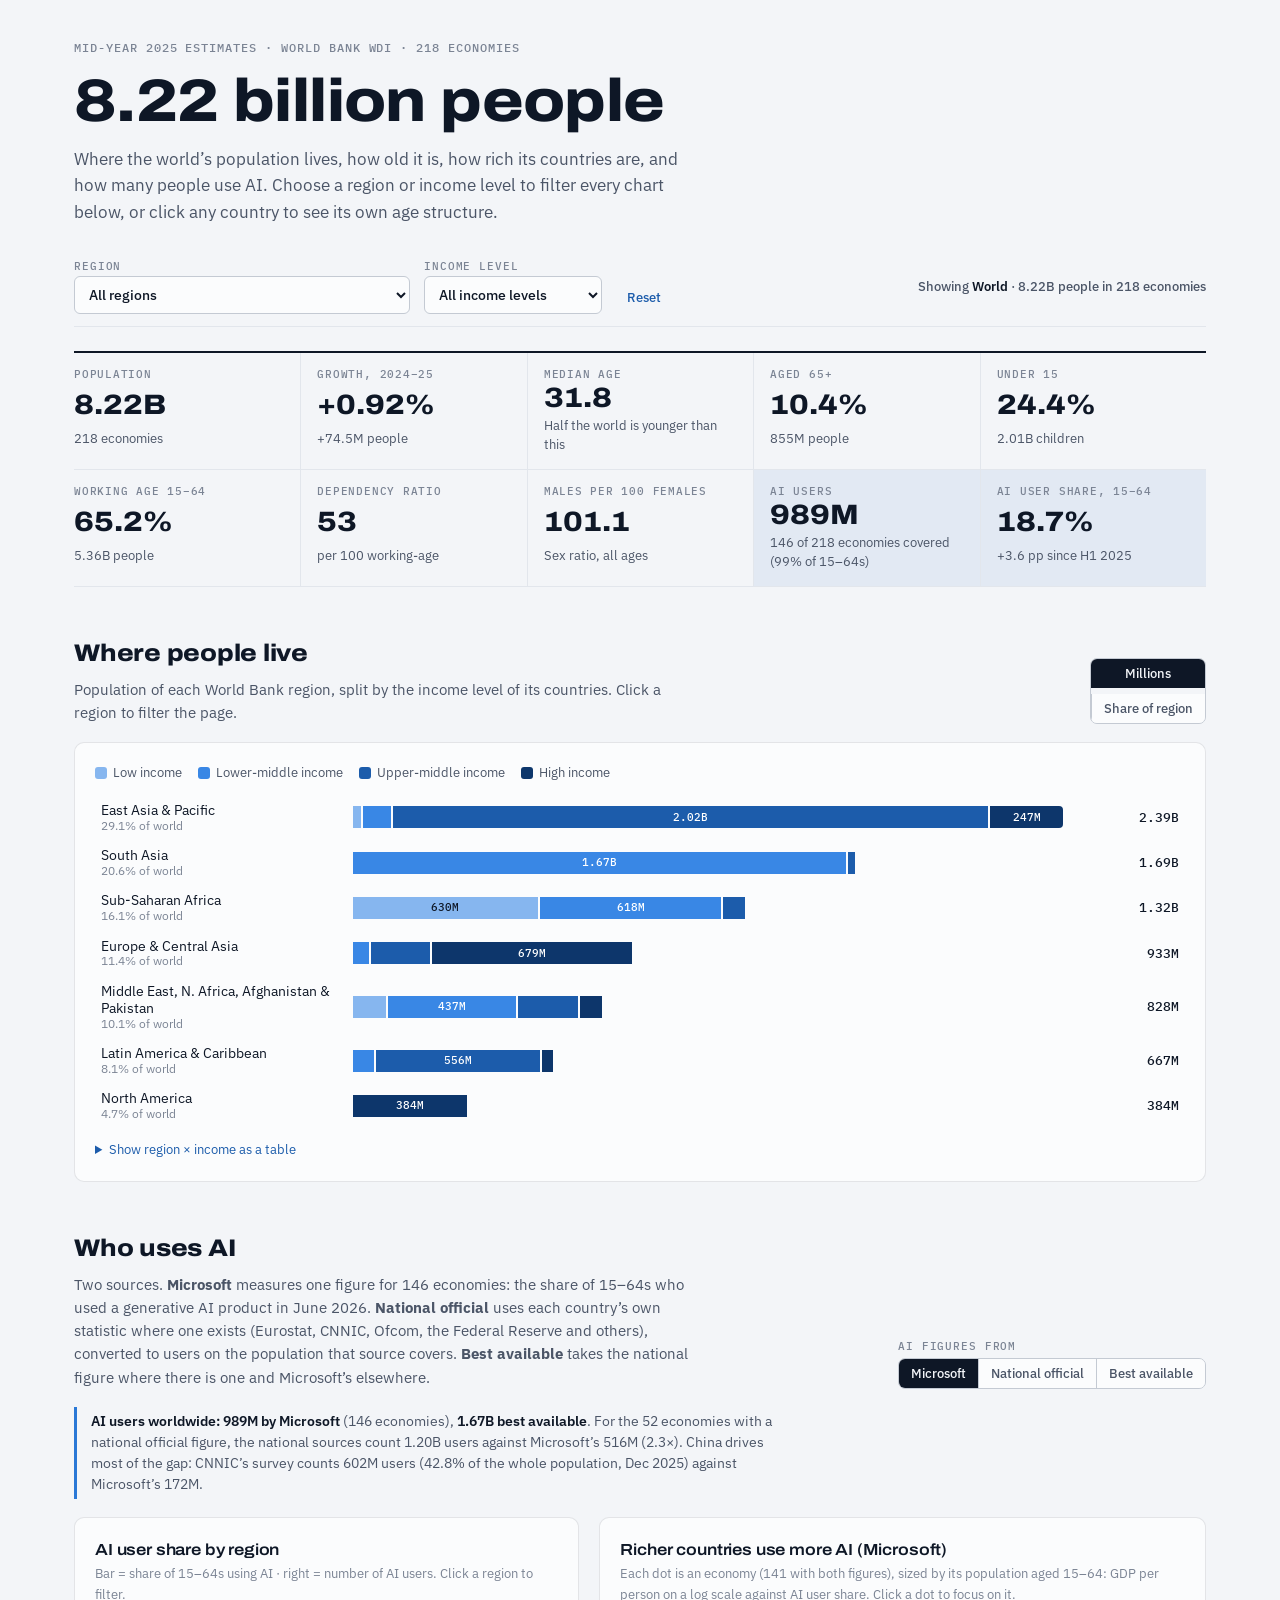
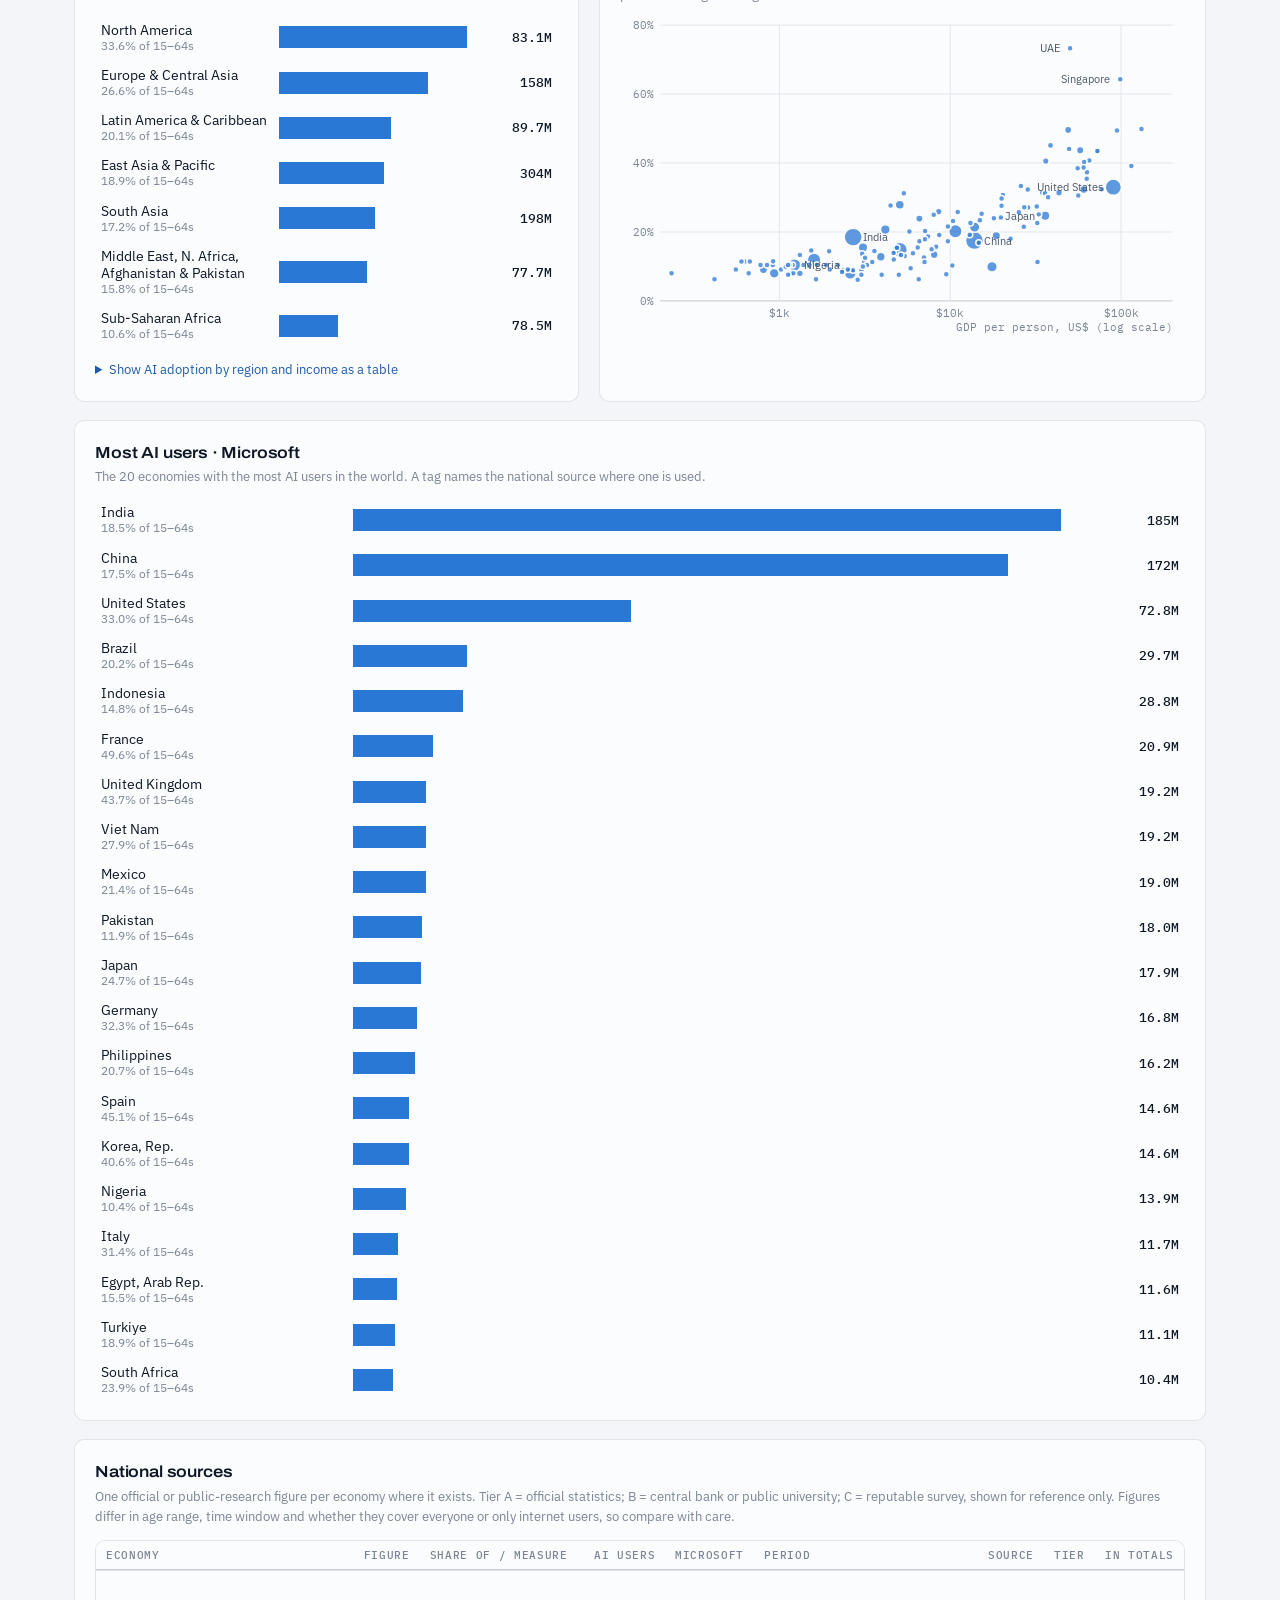
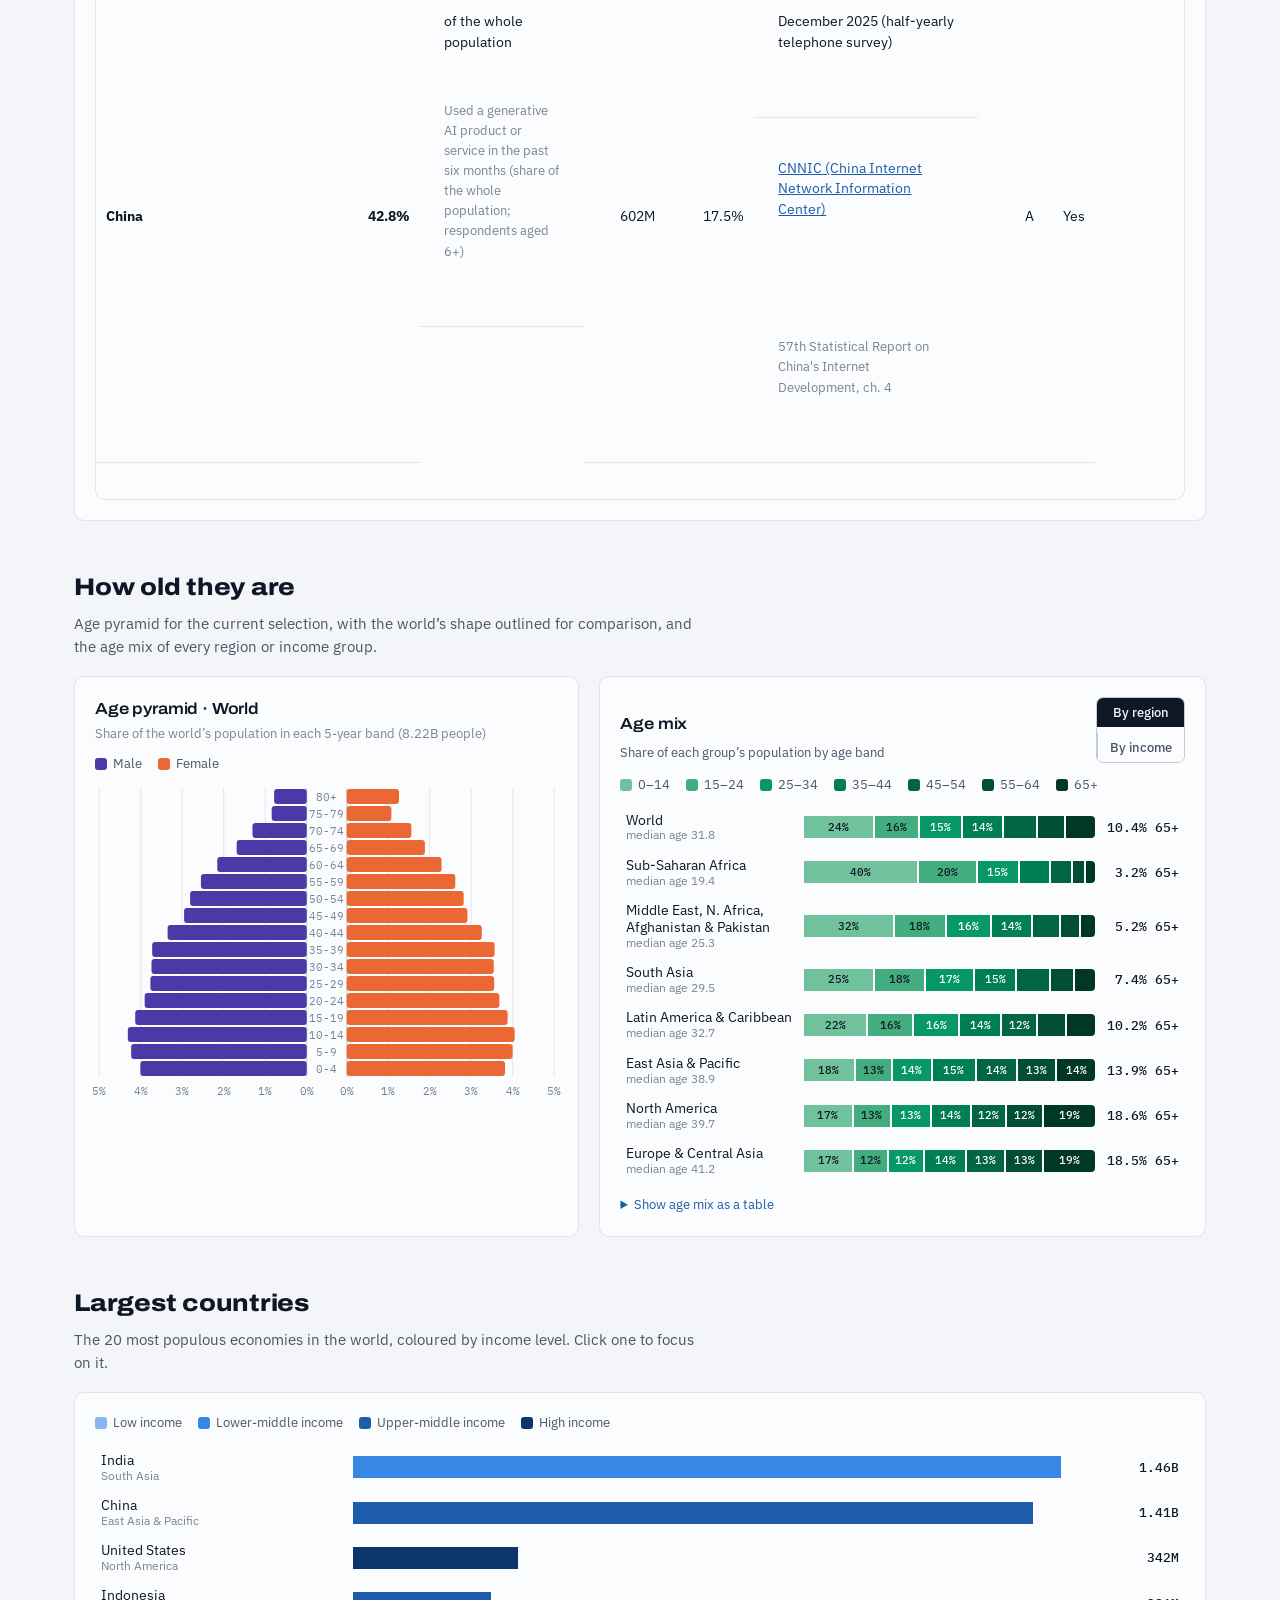
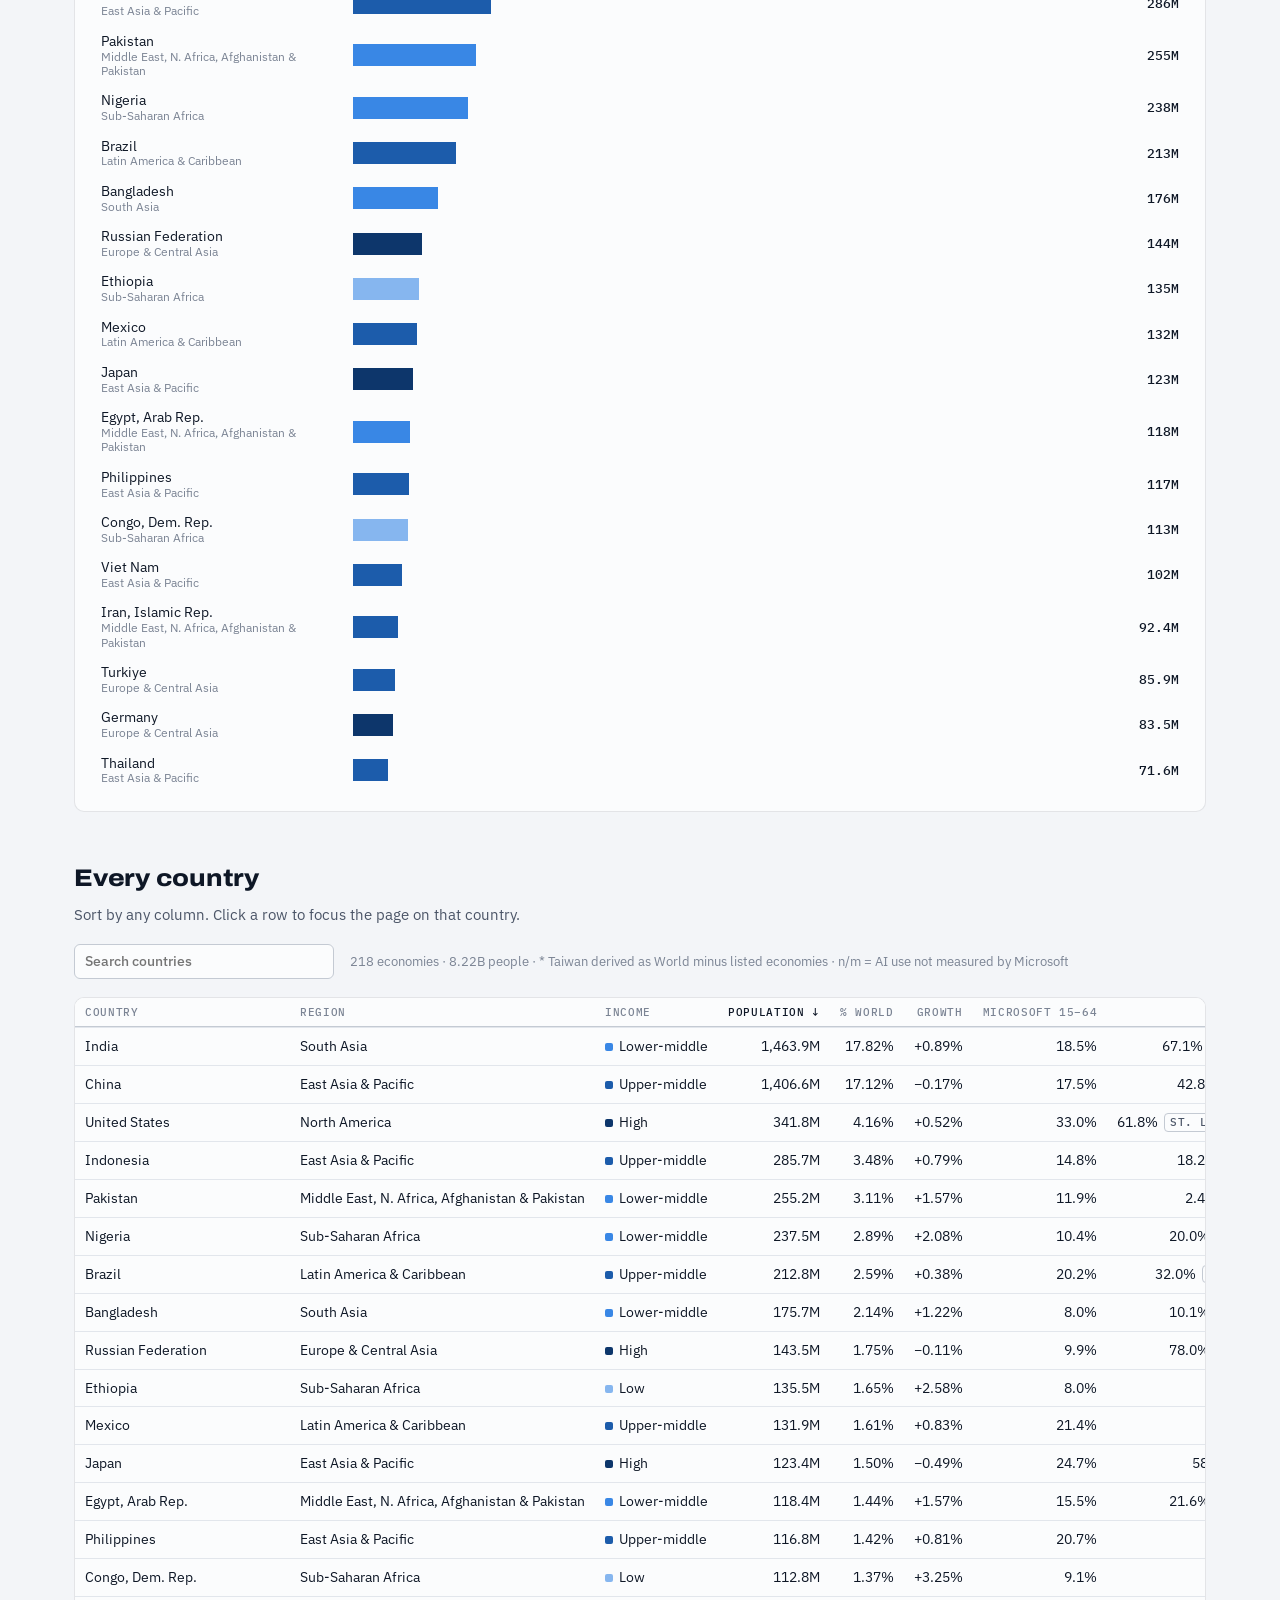
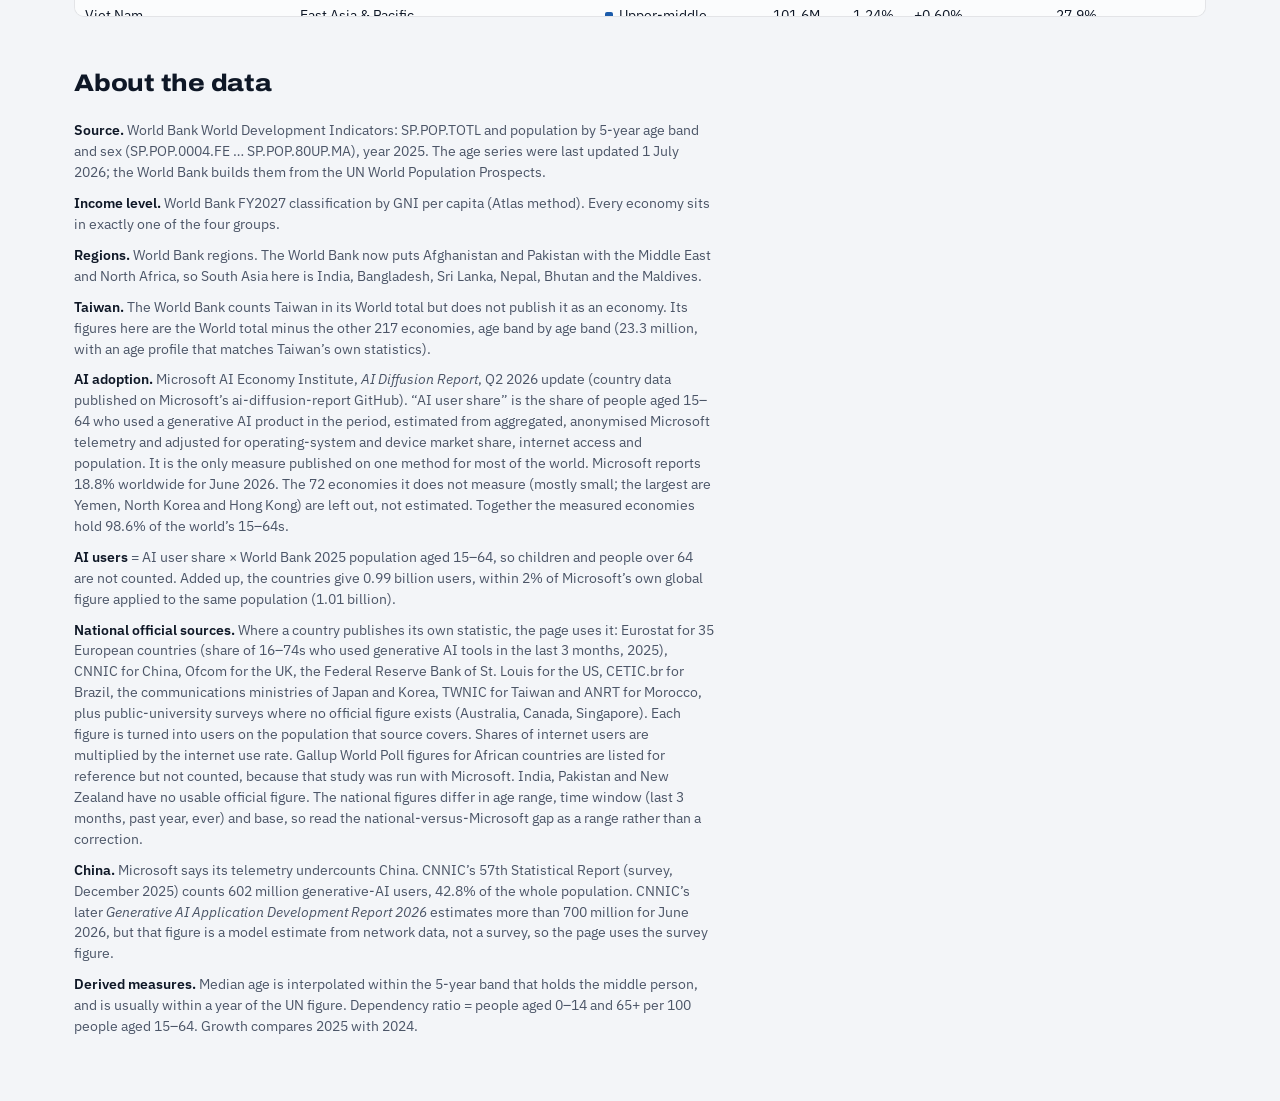
<file: global-population/population_local.html>
<!doctype html><html lang="en"><head><meta charset="utf-8"><meta name="viewport" content="width=device-width,initial-scale=1,viewport-fit=cover"><style>:root{color-scheme:light;box-sizing:border-box;padding-top:env(safe-area-inset-top,0px);padding-bottom:env(safe-area-inset-bottom,0px)}*,*::before,*::after{box-sizing:inherit}body{margin:0;font:14px system-ui,-apple-system,sans-serif}img{max-width:100%}[hidden]{display:none!important}</style></head><body>
<title>World Population 2025</title>
<link rel="preconnect" href="https://fonts.googleapis.com">
<link rel="preconnect" href="https://fonts.gstatic.com" crossorigin>
<link rel="stylesheet" href="https://fonts.googleapis.com/css2?family=Archivo:wdth,wght@112,600;112,800&family=IBM+Plex+Sans:wght@400;500;600&family=IBM+Plex+Mono:wght@400;500&display=swap">
<style>
/* Layout: census-atlas report. Left-aligned masthead, one sticky filter rail, then numbered-by-topic sections on a 12-col grid. */
:root {
  --page: #f3f5f8; --surface: #fbfcfd; --ink: #0e1726; --ink-2: #4b5567; --muted: #7b8494;
  --grid: #e2e6ec; --base: #c4cad3; --ring: rgba(14,23,38,0.10); --accent: #1c5cab; --accent-wash: rgba(28,92,171,0.08);
  --on-dark: #ffffff; --on-light: #0e1726;
  --sex-f: #eb6834; --sex-m: #4a3aa7; --outline: #0e1726; --ai: #2a78d6;
  --inc-0: #86b6ef; --inc-1: #3987e5; --inc-2: #1c5cab; --inc-3: #0d366b;
  --inc-ink-0: var(--on-light); --inc-ink-1: var(--on-dark); --inc-ink-2: var(--on-dark); --inc-ink-3: var(--on-dark);
  --age-0: #6fc29b; --age-1: #43ad80; --age-2: #079868; --age-3: #007e56; --age-4: #026644; --age-5: #024e34; --age-6: #013824;
  --age-ink-0: var(--on-light); --age-ink-1: var(--on-light); --age-ink-2: var(--on-dark); --age-ink-3: var(--on-dark);
  --age-ink-4: var(--on-dark); --age-ink-5: var(--on-dark); --age-ink-6: var(--on-dark);
  --f-display: "Archivo", "Arial Narrow", "Segoe UI", system-ui, sans-serif;
  --f-body: "IBM Plex Sans", "Segoe UI", system-ui, -apple-system, sans-serif;
  --f-data: "IBM Plex Mono", ui-monospace, "Cascadia Mono", Consolas, monospace;
}
@media (prefers-color-scheme: dark) {
  :root:not([data-theme="light"]) {
    --page: #0e1217; --surface: #151a21; --ink: #f2f4f7; --ink-2: #b8c0cc; --muted: #8a93a1;
    --grid: #252c36; --base: #3a4350; --ring: rgba(255,255,255,0.10); --accent: #6da7ec; --accent-wash: rgba(109,167,236,0.12);
    --on-dark: #ffffff; --on-light: #0e1726;
    --sex-f: #d95926; --sex-m: #9085e9; --outline: #f2f4f7; --ai: #3987e5;
    --inc-0: #184f95; --inc-1: #2a78d6; --inc-2: #6da7ec; --inc-3: #b7d3f6;
    --inc-ink-0: var(--on-dark); --inc-ink-1: var(--on-dark); --inc-ink-2: var(--on-light); --inc-ink-3: var(--on-light);
    --age-0: #026644; --age-1: #007e56; --age-2: #199769; --age-3: #35af7e; --age-4: #5dc697; --age-5: #8bd9b3; --age-6: #b8ecd1;
    --age-ink-0: var(--on-dark); --age-ink-1: var(--on-dark); --age-ink-2: var(--on-dark); --age-ink-3: var(--on-light);
    --age-ink-4: var(--on-light); --age-ink-5: var(--on-light); --age-ink-6: var(--on-light);
    color-scheme: dark;
  }
}
:root[data-theme="dark"] {
  --page: #0e1217; --surface: #151a21; --ink: #f2f4f7; --ink-2: #b8c0cc; --muted: #8a93a1;
  --grid: #252c36; --base: #3a4350; --ring: rgba(255,255,255,0.10); --accent: #6da7ec; --accent-wash: rgba(109,167,236,0.12);
  --on-dark: #ffffff; --on-light: #0e1726;
  --sex-f: #d95926; --sex-m: #9085e9; --outline: #f2f4f7; --ai: #3987e5;
  --inc-0: #184f95; --inc-1: #2a78d6; --inc-2: #6da7ec; --inc-3: #b7d3f6;
  --inc-ink-0: var(--on-dark); --inc-ink-1: var(--on-dark); --inc-ink-2: var(--on-light); --inc-ink-3: var(--on-light);
  --age-0: #026644; --age-1: #007e56; --age-2: #199769; --age-3: #35af7e; --age-4: #5dc697; --age-5: #8bd9b3; --age-6: #b8ecd1;
  --age-ink-0: var(--on-dark); --age-ink-1: var(--on-dark); --age-ink-2: var(--on-dark); --age-ink-3: var(--on-light);
  --age-ink-4: var(--on-light); --age-ink-5: var(--on-light); --age-ink-6: var(--on-light);
  color-scheme: dark;
}
html { background: var(--page); }
body { background: var(--page); color: var(--ink); font: 400 15px/1.55 var(--f-body); }
.wrap { max-width: 1180px; margin: 0 auto; padding-inline: 24px; padding-block: 40px 64px; display: grid; gap: 48px; }
.embed .wrap { padding-block: 12px 40px; gap: 40px; }
.embed h1 { font-size: clamp(28px, 4vw, 40px); }
@media (max-width: 640px) { .wrap { padding-inline: 16px; padding-block: 24px 48px; gap: 36px; } }
h1, h2, h3 { font-family: var(--f-display); font-stretch: 112%; text-wrap: balance; margin: 0; letter-spacing: -0.01em; }
h1 { font-size: clamp(34px, 6vw, 60px); font-weight: 800; line-height: 1.02; }
h2 { font-size: 24px; font-weight: 800; }
h3 { font-size: 16px; font-weight: 600; }
p { margin: 0; }
.eyebrow { font: 500 12px/1.4 var(--f-data); text-transform: uppercase; letter-spacing: 0.08em; color: var(--muted); }
.lede { max-width: 64ch; color: var(--ink-2); font-size: 17px; }
.mast { display: grid; gap: 14px; }
.num { font-variant-numeric: tabular-nums; }

/* filter rail */
.rail { position: sticky; top: env(safe-area-inset-top, 0px); z-index: 5; background: var(--page); border-bottom: 1px solid var(--grid);
  padding-block: 12px; display: flex; flex-wrap: wrap; gap: 10px 14px; align-items: end; margin-block: -24px; }
.field { display: grid; gap: 4px; min-width: 0; }
.field label { font: 500 11px/1 var(--f-data); text-transform: uppercase; letter-spacing: 0.08em; color: var(--muted); }
select, input[type="search"] { font: 500 14px/1.2 var(--f-body); color: var(--ink); background: var(--surface); border: 1px solid var(--base);
  border-radius: 6px; padding: 8px 10px; min-width: 0; max-width: 100%; }
select:focus-visible, input:focus-visible, button:focus-visible, [tabindex]:focus-visible { outline: 2px solid var(--accent); outline-offset: 2px; }
.chip { display: inline-flex; align-items: center; gap: 8px; font: 500 13px/1 var(--f-body); background: var(--accent-wash); color: var(--ink);
  border: 1px solid var(--accent); border-radius: 999px; padding: 7px 8px 7px 12px; }
.chip button { all: unset; cursor: pointer; font: 600 13px/1 var(--f-data); color: var(--accent); padding: 0 4px; }
.btn { font: 500 13px/1 var(--f-body); color: var(--accent); background: none; border: 1px solid transparent; border-radius: 6px; padding: 9px 10px; cursor: pointer; }
.btn:hover { background: var(--accent-wash); }
.scope { margin-left: auto; font: 500 13px/1.3 var(--f-body); color: var(--ink-2); align-self: center; }
.scope b { color: var(--ink); font-weight: 600; }

/* KPI strip */
.kpis { display: grid; grid-template-columns: repeat(5, minmax(0, 1fr)); border-top: 2px solid var(--ink); }
.kpi { padding: 14px 16px 14px 0; border-bottom: 1px solid var(--grid); display: grid; gap: 2px; min-width: 0; }
.kpi:not(:nth-child(5n+1)) { padding-left: 16px; border-left: 1px solid var(--grid); }
.kpi .k { font: 500 11px/1.3 var(--f-data); text-transform: uppercase; letter-spacing: 0.07em; color: var(--muted); }
.kpi .v { font: 800 28px/1.1 var(--f-display); font-stretch: 112%; }
.kpi.ai { background: var(--accent-wash); }
.kpi .s { font-size: 12.5px; color: var(--ink-2); }
@media (max-width: 760px) { .kpis { grid-template-columns: repeat(2, minmax(0, 1fr)); }
  .kpi:not(:nth-child(5n+1)) { padding-left: 0; border-left: 0; } .kpi:nth-child(2n) { padding-left: 16px; border-left: 1px solid var(--grid); } }

/* sections */
section { display: grid; gap: 18px; }
.head { display: flex; flex-wrap: wrap; gap: 8px 20px; align-items: end; justify-content: space-between; }
.head > div { display: grid; gap: 6px; min-width: 0; max-width: 70ch; }
.head p { color: var(--ink-2); }
.panel { background: var(--surface); border: 1px solid var(--ring); border-radius: 10px; padding: 20px; min-width: 0; }
@media (max-width: 640px) { .panel { padding: 14px; } }
.two { display: grid; grid-template-columns: minmax(0, 5fr) minmax(0, 6fr); gap: 20px; }
@media (max-width: 900px) { .two { grid-template-columns: minmax(0, 1fr); } }
.seg { display: inline-flex; border: 1px solid var(--base); border-radius: 7px; overflow: hidden; }
.seg button { font: 500 13px/1 var(--f-body); color: var(--ink-2); background: var(--surface); border: 0; padding: 8px 12px; cursor: pointer; }
.seg button + button { border-left: 1px solid var(--base); }
.seg button[aria-pressed="true"] { background: var(--ink); color: var(--page); }

/* legends */
.legend { display: flex; flex-wrap: wrap; gap: 6px 16px; font-size: 12.5px; color: var(--ink-2); }
.legend span { display: inline-flex; align-items: center; gap: 6px; }
.sw { width: 12px; height: 12px; border-radius: 3px; display: inline-block; }
.sw.line { height: 0; border-top: 2px solid var(--outline); border-radius: 0; width: 16px; }

/* HTML bar charts */
.bars { display: grid; gap: 4px; }
.brow { display: grid; grid-template-columns: minmax(120px, 15rem) minmax(0, 1fr) 6.5rem; gap: 12px; align-items: center;
  padding: 5px 6px; border-radius: 6px; cursor: pointer; border: 0; background: none; text-align: left; color: inherit; font: inherit; width: 100%; }
.bars.compact .brow { grid-template-columns: minmax(96px, 10.5rem) minmax(0, 1fr) 4.6rem; gap: 10px; }
.brow:hover { background: var(--accent-wash); }
.brow.dim { opacity: 0.38; }
.brow.on { background: var(--accent-wash); box-shadow: inset 3px 0 0 var(--accent); }
.blab { font-size: 13.5px; line-height: 1.25; min-width: 0; }
.blab small { display: block; color: var(--muted); font-size: 11.5px; }
.bval { font: 500 13px/1 var(--f-data); text-align: right; font-variant-numeric: tabular-nums; }
.track { display: flex; gap: 2px; height: 22px; min-width: 0; }
.track > i { display: block; height: 100%; min-width: 0; position: relative; }
.track > i:last-child { border-radius: 0 4px 4px 0; }
.track > i.fade { opacity: 0.22; }
.track > i em { position: absolute; inset: 0; display: flex; align-items: center; justify-content: center; font: 500 11px/1 var(--f-data); font-style: normal; white-space: nowrap; overflow: hidden; }
@media (max-width: 640px) { .brow, .bars.compact .brow { grid-template-columns: minmax(0, 1fr) auto; row-gap: 6px; } .brow .track { grid-column: 1 / -1; grid-row: 2; } }

/* pyramid */
.pyr { width: 100%; min-height: 300px; }
.pyr svg { display: block; width: 100%; overflow: visible; }
.pyr text { font: 400 11px var(--f-data); fill: var(--muted); }
.pyr .t-ink { fill: var(--ink-2); font-family: var(--f-body); font-size: 12px; font-weight: 600; }

/* AI scatter */
.sc { width: 100%; min-height: 300px; }
.sc svg { display: block; width: 100%; overflow: visible; }
.sc text { font: 400 11px var(--f-data); fill: var(--muted); }
.sc .lab { fill: var(--ink-2); font-family: var(--f-body); font-size: 11.5px; }
.sc circle { cursor: pointer; }
.flag { display: inline-block; font: 500 10.5px/1 var(--f-data); letter-spacing: 0.04em; text-transform: uppercase; color: var(--ink-2);
  border: 1px solid var(--base); border-radius: 4px; padding: 3px 5px; margin-left: 6px; vertical-align: 1px; }
.callout { border-left: 3px solid var(--ai); padding: 4px 0 4px 14px; color: var(--ink-2); font-size: 13.5px; max-width: 90ch; }
.callout b { color: var(--ink); font-weight: 600; }

.srct td.wrap { white-space: normal; min-width: 150px; max-width: 320px; }
.srct tr.ref td { color: var(--ink-2); }
.srct tr.cav td { border-bottom: 1px solid var(--grid); padding-top: 0; }
.srct tr:has(+ tr.cav) td { border-bottom: 0; }
.srct a { color: var(--accent); }

/* table */
.tools { display: flex; flex-wrap: wrap; gap: 10px 16px; align-items: center; }
.tools input { width: 260px; }
.count { color: var(--muted); font-size: 13px; }
.tablebox { overflow: auto; max-height: 620px; border: 1px solid var(--ring); border-radius: 10px; background: var(--surface); }
table { border-collapse: collapse; width: 100%; font-size: 13.5px; }
th, td { padding: 8px 10px; text-align: right; white-space: nowrap; border-bottom: 1px solid var(--grid); }
th:first-child, td:first-child, th.l, td.l { text-align: left; }
thead th { position: sticky; top: 0; background: var(--surface); font: 500 11px/1.2 var(--f-data); text-transform: uppercase; letter-spacing: 0.06em;
  color: var(--muted); cursor: pointer; user-select: none; box-shadow: inset 0 -1px 0 var(--base); z-index: 1; }
thead th[aria-sort] { color: var(--ink); }
tbody td { font-variant-numeric: tabular-nums; }
tbody tr { cursor: pointer; }
tbody tr:hover { background: var(--accent-wash); }
tbody tr.on { background: var(--accent-wash); box-shadow: inset 3px 0 0 var(--accent); }
td .mini { display: flex; gap: 1px; width: 120px; height: 10px; }
td .mini i { display: block; height: 100%; }
.dot { display: inline-block; width: 8px; height: 8px; border-radius: 2px; margin-right: 6px; vertical-align: 0; }
details summary { cursor: pointer; color: var(--accent); font-size: 13px; }
details table { margin-top: 10px; font-size: 12.5px; }
.notes { display: grid; gap: 10px; color: var(--ink-2); font-size: 13.5px; max-width: 80ch; }
.notes b { color: var(--ink); font-weight: 600; }

/* tooltip */
#tip { position: fixed; z-index: 20; pointer-events: none; background: var(--surface); color: var(--ink); border: 1px solid var(--base);
  border-radius: 8px; padding: 10px 12px; font-size: 12.5px; line-height: 1.45; box-shadow: 0 6px 20px rgba(0,0,0,0.14); max-width: 280px; }
#tip b { font-weight: 600; }
#tip .r { display: flex; justify-content: space-between; gap: 16px; font-variant-numeric: tabular-nums; }
#tip .r span:first-child { color: var(--ink-2); }
@media (prefers-reduced-motion: no-preference) { .track > i { transition: flex-grow 0.35s ease, opacity 0.2s; } }
</style>

<div class="wrap">
  <header class="mast">
    <p class="eyebrow">Mid-year 2025 estimates &middot; World Bank WDI &middot; 218 economies</p>
    <h1 id="headline">8.22 billion people</h1>
    <p class="lede">Where the world&rsquo;s population lives, how old it is, how rich its countries are, and how many people use AI. Choose a region or income level to filter every chart below, or click any country to see its own age structure.</p>
  </header>

  <div class="rail" role="group" aria-label="Filters">
    <div class="field"><label for="fRegion">Region</label><select id="fRegion"></select></div>
    <div class="field"><label for="fIncome">Income level</label><select id="fIncome"></select></div>
    <span id="countryChip" hidden></span>
    <button class="btn" id="reset" type="button">Reset</button>
    <p class="scope" id="scopeLine"></p>
  </div>

  <div class="kpis" id="kpis" aria-live="polite"></div>

  <section aria-labelledby="h-where">
    <div class="head">
      <div><h2 id="h-where">Where people live</h2>
        <p>Population of each World Bank region, split by the income level of its countries. Click a region to filter the page.</p></div>
      <div class="seg" role="group" aria-label="Region chart units">
        <button type="button" id="uAbs" aria-pressed="true">Millions</button><button type="button" id="uPct" aria-pressed="false">Share of region</button>
      </div>
    </div>
    <div class="panel">
      <div class="legend" id="incLegend" style="margin-bottom:14px"></div>
      <div class="bars" id="regionBars"></div>
      <details style="margin-top:14px"><summary>Show region &times; income as a table</summary><div style="overflow-x:auto" id="regionTable"></div></details>
    </div>
  </section>

  <section aria-labelledby="h-ai">
    <div class="head">
      <div><h2 id="h-ai">Who uses AI</h2>
        <p>Two sources. <b>Microsoft</b> measures one figure for 146 economies: the share of 15&ndash;64s who used a generative AI product in June 2026. <b>National official</b> uses each country&rsquo;s own statistic where one exists (Eurostat, CNNIC, Ofcom, the Federal Reserve and others), converted to users on the population that source covers. <b>Best available</b> takes the national figure where there is one and Microsoft&rsquo;s elsewhere.</p></div>
      <div class="field"><label id="srcLbl">AI figures from</label>
        <div class="seg" role="group" aria-labelledby="srcLbl">
          <button type="button" id="src_ms" aria-pressed="true">Microsoft</button><button type="button" id="src_nat" aria-pressed="false">National official</button><button type="button" id="src_best" aria-pressed="false">Best available</button>
        </div></div>
    </div>
    <p class="callout" id="aiCallout"></p>
    <div class="two">
      <div class="panel">
        <h3>AI user share by region</h3>
        <p class="count" style="margin:2px 0 12px">Bar = share of 15&ndash;64s using AI &middot; right = number of AI users. Click a region to filter.</p>
        <div class="bars compact" id="aiRegBars"></div>
        <details style="margin-top:14px"><summary>Show AI adoption by region and income as a table</summary><div style="overflow-x:auto" id="aiTable"></div></details>
      </div>
      <div class="panel">
        <h3>Richer countries use more AI (Microsoft)</h3>
        <p class="count" style="margin:2px 0 10px" id="scSub">Each dot is an economy: GDP per person (log scale) against AI user share. Click a dot to focus on it.</p>
        <div class="sc" id="sc"></div>
      </div>
    </div>
    <div class="panel">
      <h3 id="aiTopTitle">Most AI users</h3>
      <p class="count" style="margin:2px 0 12px" id="aiTopSub"></p>
      <div class="bars" id="aiTopBars"></div>
    </div>
    <div class="panel">
      <h3>National sources</h3>
      <p class="count" style="margin:2px 0 12px">One official or public-research figure per economy where it exists. Tier A = official statistics; B = central bank or public university; C = reputable survey, shown for reference only. Figures differ in age range, time window and whether they cover everyone or only internet users, so compare with care.</p>
      <div class="tablebox" style="max-height:560px" id="srcTable"></div>
    </div>
  </section>

  <section aria-labelledby="h-age">
    <div class="head">
      <div><h2 id="h-age">How old they are</h2>
        <p>Age pyramid for the current selection, with the world&rsquo;s shape outlined for comparison, and the age mix of every region or income group.</p></div>
    </div>
    <div class="two">
      <div class="panel">
        <h3 id="pyrTitle">Age pyramid</h3>
        <p class="count" id="pyrSub" style="margin:2px 0 10px"></p>
        <div class="legend" id="pyrLegend" style="margin-bottom:8px"></div>
        <div class="pyr" id="pyr"></div>
      </div>
      <div class="panel">
        <div class="head" style="margin-bottom:12px">
          <div><h3>Age mix</h3><p class="count">Share of each group&rsquo;s population by age band</p></div>
          <div class="seg" role="group" aria-label="Age mix grouping">
            <button type="button" id="gReg" aria-pressed="true">By region</button><button type="button" id="gInc" aria-pressed="false">By income</button>
          </div>
        </div>
        <div class="legend" id="ageLegend" style="margin-bottom:12px"></div>
        <div class="bars compact" id="ageBars"></div>
        <details style="margin-top:14px"><summary>Show age mix as a table</summary><div style="overflow-x:auto" id="ageTable"></div></details>
      </div>
    </div>
  </section>

  <section aria-labelledby="h-top">
    <div class="head">
      <div><h2 id="h-top">Largest countries</h2><p id="topSub">The 20 most populous economies in the selection, coloured by income level. Click one to focus on it.</p></div>
    </div>
    <div class="panel">
      <div class="bars" id="topBars"></div>
    </div>
  </section>

  <section aria-labelledby="h-all">
    <div class="head">
      <div><h2 id="h-all">Every country</h2><p>Sort by any column. Click a row to focus the page on that country.</p></div>
    </div>
    <div class="tools">
      <input type="search" id="q" placeholder="Search countries" aria-label="Search countries">
      <span class="count" id="rowCount"></span>
    </div>
    <div class="tablebox"><table id="tbl"><thead></thead><tbody></tbody></table></div>
  </section>

  <section aria-labelledby="h-notes">
    <h2 id="h-notes">About the data</h2>
    <div class="notes">
      <p><b>Source.</b> World Bank World Development Indicators: <span class="num">SP.POP.TOTL</span> and population by 5-year age band and sex (<span class="num">SP.POP.0004.FE</span> &hellip; <span class="num">SP.POP.80UP.MA</span>), year 2025. The age series were last updated 1 July 2026; the World Bank builds them from the UN World Population Prospects.</p>
      <p><b>Income level.</b> World Bank FY2027 classification by GNI per capita (Atlas method). Every economy sits in exactly one of the four groups.</p>
      <p><b>Regions.</b> World Bank regions. The World Bank now puts Afghanistan and Pakistan with the Middle East and North Africa, so South Asia here is India, Bangladesh, Sri Lanka, Nepal, Bhutan and the Maldives.</p>
      <p><b>Taiwan.</b> The World Bank counts Taiwan in its World total but does not publish it as an economy. Its figures here are the World total minus the other 217 economies, age band by age band (23.3 million, with an age profile that matches Taiwan&rsquo;s own statistics).</p>
      <p><b>AI adoption.</b> Microsoft AI Economy Institute, <i>AI Diffusion Report</i>, Q2 2026 update (country data published on Microsoft&rsquo;s <span class="num">ai-diffusion-report</span> GitHub). &ldquo;AI user share&rdquo; is the share of people aged 15&ndash;64 who used a generative AI product in the period, estimated from aggregated, anonymised Microsoft telemetry and adjusted for operating-system and device market share, internet access and population. It is the only measure published on one method for most of the world. Microsoft reports 18.8% worldwide for June 2026. The 72 economies it does not measure (mostly small; the largest are Yemen, North Korea and Hong Kong) are left out, not estimated. Together the measured economies hold 98.6% of the world&rsquo;s 15&ndash;64s.</p>
      <p><b>AI users</b> = AI user share &times; World Bank 2025 population aged 15&ndash;64, so children and people over 64 are not counted. Added up, the countries give 0.99 billion users, within 2% of Microsoft&rsquo;s own global figure applied to the same population (1.01 billion).</p>
      <p><b>National official sources.</b> Where a country publishes its own statistic, the page uses it: Eurostat for 35 European countries (share of 16&ndash;74s who used generative AI tools in the last 3 months, 2025), CNNIC for China, Ofcom for the UK, the Federal Reserve Bank of St. Louis for the US, CETIC.br for Brazil, the communications ministries of Japan and Korea, TWNIC for Taiwan and ANRT for Morocco, plus public-university surveys where no official figure exists (Australia, Canada, Singapore). Each figure is turned into users on the population that source covers. Shares of internet users are multiplied by the internet use rate. Gallup World Poll figures for African countries are listed for reference but not counted, because that study was run with Microsoft. India, Pakistan and New Zealand have no usable official figure. The national figures differ in age range, time window (last 3 months, past year, ever) and base, so read the national-versus-Microsoft gap as a range rather than a correction.</p>
      <p><b>China.</b> Microsoft says its telemetry undercounts China. CNNIC&rsquo;s 57th Statistical Report (survey, December 2025) counts 602 million generative-AI users, 42.8% of the whole population. CNNIC&rsquo;s later <i>Generative AI Application Development Report 2026</i> estimates more than 700 million for June 2026, but that figure is a model estimate from network data, not a survey, so the page uses the survey figure.</p>
      <p><b>Derived measures.</b> Median age is interpolated within the 5-year band that holds the middle person, and is usually within a year of the UN figure. Dependency ratio = people aged 0&ndash;14 and 65+ per 100 people aged 15&ndash;64. Growth compares 2025 with 2024.</p>
    </div>
  </section>
</div>
<div id="tip" hidden></div>

<script>
(function () {
  let embed = false;
  try { embed = /[?&]embed=1/.test(location.search) && window.parent !== window; } catch (e) {}
  if (!embed) return;
  document.documentElement.classList.add('embed');
  window.POP_setTheme = t => document.documentElement.setAttribute('data-theme', t);
  try { const pt = parent.document.documentElement.getAttribute('data-theme'); if (pt) window.POP_setTheme(pt); } catch (e) {}
})();
const D = {"bins":["0-4","5-9","10-14","15-19","20-24","25-29","30-34","35-39","40-44","45-49","50-54","55-59","60-64","65-69","70-74","75-79","80+"],"regions":["East Asia & Pacific","South Asia","Sub-Saharan Africa","Europe & Central Asia","Middle East, North Africa, Afghanistan & Pakistan","Latin America & Caribbean","North America"],"incomes":["High income","Upper middle income","Lower middle income","Low income"],"msGlobal":0.188,"nat":{"BEL":{"share":0.4201,"users":3669052,"pop_share":0.4201,"tier":"A","in_total":true,"who":"people aged 16\u201374","measure":"Used generative AI tools in the last 3 months","period":"2025 survey (Q2, most countries)","publisher":"Eurostat","src":"ICT usage in households and by individuals 2025, dataset isoc_ai_iaiu","url":"https://ec.europa.eu/eurostat/databrowser/view/isoc_ai_iaiu/default/table","caveat":"","alt":"","short":"Eurostat"},"BGR":{"share":0.225,"users":1079116,"pop_share":0.225,"tier":"A","in_total":true,"who":"people aged 16\u201374","measure":"Used generative AI tools in the last 3 months","period":"2025 survey (Q2, most countries)","publisher":"Eurostat","src":"ICT usage in households and by individuals 2025, dataset isoc_ai_iaiu","url":"https://ec.europa.eu/eurostat/databrowser/view/isoc_ai_iaiu/default/table","caveat":"","alt":"","short":"Eurostat"},"CZE":{"share":0.35350000000000004,"users":2845161,"pop_share":0.35350000000000004,"tier":"A","in_total":true,"who":"people aged 16\u201374","measure":"Used generative AI tools in the last 3 months","period":"2025 survey (Q2, most countries)","publisher":"Eurostat","src":"ICT usage in households and by individuals 2025, dataset isoc_ai_iaiu","url":"https://ec.europa.eu/eurostat/databrowser/view/isoc_ai_iaiu/default/table","caveat":"","alt":"","short":"Eurostat"},"DNK":{"share":0.4844,"users":2115048,"pop_share":0.4844,"tier":"A","in_total":true,"who":"people aged 16\u201374","measure":"Used generative AI tools in the last 3 months","period":"2025 survey (Q2, most countries)","publisher":"Eurostat","src":"ICT usage in households and by individuals 2025, dataset isoc_ai_iaiu","url":"https://ec.europa.eu/eurostat/databrowser/view/isoc_ai_iaiu/default/table","caveat":"","alt":"","short":"Eurostat"},"DEU":{"share":0.3225,"users":19810313,"pop_share":0.3225,"tier":"A","in_total":true,"who":"people aged 16\u201374","measure":"Used generative AI tools in the last 3 months","period":"2025 survey (Q2, most countries)","publisher":"Eurostat","src":"ICT usage in households and by individuals 2025, dataset isoc_ai_iaiu","url":"https://ec.europa.eu/eurostat/databrowser/view/isoc_ai_iaiu/default/table","caveat":"","alt":"","short":"Eurostat"},"EST":{"share":0.4664,"users":466977,"pop_share":0.4664,"tier":"A","in_total":true,"who":"people aged 16\u201374","measure":"Used generative AI tools in the last 3 months","period":"2025 survey (Q2, most countries)","publisher":"Eurostat","src":"ICT usage in households and by individuals 2025, dataset isoc_ai_iaiu","url":"https://ec.europa.eu/eurostat/databrowser/view/isoc_ai_iaiu/default/table","caveat":"","alt":"","short":"Eurostat"},"IRL":{"share":0.4493,"users":1805301,"pop_share":0.4493,"tier":"A","in_total":true,"who":"people aged 16\u201374","measure":"Used generative AI tools in the last 3 months","period":"2025 survey (Q2, most countries)","publisher":"Eurostat","src":"ICT usage in households and by individuals 2025, dataset isoc_ai_iaiu","url":"https://ec.europa.eu/eurostat/databrowser/view/isoc_ai_iaiu/default/table","caveat":"","alt":"","short":"Eurostat"},"GRC":{"share":0.4409,"users":3378190,"pop_share":0.4409,"tier":"A","in_total":true,"who":"people aged 16\u201374","measure":"Used generative AI tools in the last 3 months","period":"2025 survey (Q2, most countries)","publisher":"Eurostat","src":"ICT usage in households and by individuals 2025, dataset isoc_ai_iaiu","url":"https://ec.europa.eu/eurostat/databrowser/view/isoc_ai_iaiu/default/table","caveat":"","alt":"","short":"Eurostat"},"ESP":{"share":0.3788,"users":14130580,"pop_share":0.3788,"tier":"A","in_total":true,"who":"people aged 16\u201374","measure":"Used generative AI tools in the last 3 months","period":"2025 survey (Q2, most countries)","publisher":"Eurostat","src":"ICT usage in households and by individuals 2025, dataset isoc_ai_iaiu","url":"https://ec.europa.eu/eurostat/databrowser/view/isoc_ai_iaiu/default/table","caveat":"","alt":"","short":"Eurostat"},"FRA":{"share":0.3746,"users":18362126,"pop_share":0.37459999999999993,"tier":"A","in_total":true,"who":"people aged 16\u201374","measure":"Used generative AI tools in the last 3 months","period":"2025 survey (Q2, most countries)","publisher":"Eurostat","src":"ICT usage in households and by individuals 2025, dataset isoc_ai_iaiu","url":"https://ec.europa.eu/eurostat/databrowser/view/isoc_ai_iaiu/default/table","caveat":"","alt":"","short":"Eurostat"},"HRV":{"share":0.2752,"users":800349,"pop_share":0.2752,"tier":"A","in_total":true,"who":"people aged 16\u201374","measure":"Used generative AI tools in the last 3 months","period":"2025 survey (Q2, most countries)","publisher":"Eurostat","src":"ICT usage in households and by individuals 2025, dataset isoc_ai_iaiu","url":"https://ec.europa.eu/eurostat/databrowser/view/isoc_ai_iaiu/default/table","caveat":"","alt":"","short":"Eurostat"},"ITA":{"share":0.1986,"users":8696422,"pop_share":0.1986,"tier":"A","in_total":true,"who":"people aged 16\u201374","measure":"Used generative AI tools in the last 3 months","period":"2025 survey (Q2, most countries)","publisher":"Eurostat","src":"ICT usage in households and by individuals 2025, dataset isoc_ai_iaiu","url":"https://ec.europa.eu/eurostat/databrowser/view/isoc_ai_iaiu/default/table","caveat":"","alt":"","short":"Eurostat"},"CYP":{"share":0.442,"users":463403,"pop_share":0.442,"tier":"A","in_total":true,"who":"people aged 16\u201374","measure":"Used generative AI tools in the last 3 months","period":"2025 survey (Q2, most countries)","publisher":"Eurostat","src":"ICT usage in households and by individuals 2025, dataset isoc_ai_iaiu","url":"https://ec.europa.eu/eurostat/databrowser/view/isoc_ai_iaiu/default/table","caveat":"","alt":"","short":"Eurostat"},"LVA":{"share":0.33399999999999996,"users":452924,"pop_share":0.33399999999999996,"tier":"A","in_total":true,"who":"people aged 16\u201374","measure":"Used generative AI tools in the last 3 months","period":"2025 survey (Q2, most countries)","publisher":"Eurostat","src":"ICT usage in households and by individuals 2025, dataset isoc_ai_iaiu","url":"https://ec.europa.eu/eurostat/databrowser/view/isoc_ai_iaiu/default/table","caveat":"","alt":"","short":"Eurostat"},"LTU":{"share":0.3689,"users":800042,"pop_share":0.3689,"tier":"A","in_total":true,"who":"people aged 16\u201374","measure":"Used generative AI tools in the last 3 months","period":"2025 survey (Q2, most countries)","publisher":"Eurostat","src":"ICT usage in households and by individuals 2025, dataset isoc_ai_iaiu","url":"https://ec.europa.eu/eurostat/databrowser/view/isoc_ai_iaiu/default/table","caveat":"","alt":"","short":"Eurostat"},"LUX":{"share":0.4254,"users":222619,"pop_share":0.4254,"tier":"A","in_total":true,"who":"people aged 16\u201374","measure":"Used generative AI tools in the last 3 months","period":"2025 survey (Q2, most countries)","publisher":"Eurostat","src":"ICT usage in households and by individuals 2025, dataset isoc_ai_iaiu","url":"https://ec.europa.eu/eurostat/databrowser/view/isoc_ai_iaiu/default/table","caveat":"","alt":"","short":"Eurostat"},"HUN":{"share":0.2956,"users":2119597,"pop_share":0.2956,"tier":"A","in_total":true,"who":"people aged 16\u201374","measure":"Used generative AI tools in the last 3 months","period":"2025 survey (Q2, most countries)","publisher":"Eurostat","src":"ICT usage in households and by individuals 2025, dataset isoc_ai_iaiu","url":"https://ec.europa.eu/eurostat/databrowser/view/isoc_ai_iaiu/default/table","caveat":"","alt":"","short":"Eurostat"},"MLT":{"share":0.4646,"users":205737,"pop_share":0.4646,"tier":"A","in_total":true,"who":"people aged 16\u201374","measure":"Used generative AI tools in the last 3 months","period":"2025 survey (Q2, most countries)","publisher":"Eurostat","src":"ICT usage in households and by individuals 2025, dataset isoc_ai_iaiu","url":"https://ec.europa.eu/eurostat/databrowser/view/isoc_ai_iaiu/default/table","caveat":"","alt":"","short":"Eurostat"},"NLD":{"share":0.447,"users":5997534,"pop_share":0.447,"tier":"A","in_total":true,"who":"people aged 16\u201374","measure":"Used generative AI tools in the last 3 months","period":"2025 survey (Q2, most countries)","publisher":"Eurostat","src":"ICT usage in households and by individuals 2025, dataset isoc_ai_iaiu","url":"https://ec.europa.eu/eurostat/databrowser/view/isoc_ai_iaiu/default/table","caveat":"","alt":"","short":"Eurostat"},"AUT":{"share":0.3942,"users":2709419,"pop_share":0.3942,"tier":"A","in_total":true,"who":"people aged 16\u201374","measure":"Used generative AI tools in the last 3 months","period":"2025 survey (Q2, most countries)","publisher":"Eurostat","src":"ICT usage in households and by individuals 2025, dataset isoc_ai_iaiu","url":"https://ec.europa.eu/eurostat/databrowser/view/isoc_ai_iaiu/default/table","caveat":"","alt":"","short":"Eurostat"},"POL":{"share":0.2268,"users":6286597,"pop_share":0.2268,"tier":"A","in_total":true,"who":"people aged 16\u201374","measure":"Used generative AI tools in the last 3 months","period":"2025 survey (Q2, most countries)","publisher":"Eurostat","src":"ICT usage in households and by individuals 2025, dataset isoc_ai_iaiu","url":"https://ec.europa.eu/eurostat/databrowser/view/isoc_ai_iaiu/default/table","caveat":"","alt":"","short":"Eurostat"},"PRT":{"share":0.387,"users":3088991,"pop_share":0.387,"tier":"A","in_total":true,"who":"people aged 16\u201374","measure":"Used generative AI tools in the last 3 months","period":"2025 survey (Q2, most countries)","publisher":"Eurostat","src":"ICT usage in households and by individuals 2025, dataset isoc_ai_iaiu","url":"https://ec.europa.eu/eurostat/databrowser/view/isoc_ai_iaiu/default/table","caveat":"","alt":"","short":"Eurostat"},"ROU":{"share":0.1776,"users":2529166,"pop_share":0.1776,"tier":"A","in_total":true,"who":"people aged 16\u201374","measure":"Used generative AI tools in the last 3 months","period":"2025 survey (Q2, most countries)","publisher":"Eurostat","src":"ICT usage in households and by individuals 2025, dataset isoc_ai_iaiu","url":"https://ec.europa.eu/eurostat/databrowser/view/isoc_ai_iaiu/default/table","caveat":"","alt":"","short":"Eurostat"},"SVN":{"share":0.37560000000000004,"users":597491,"pop_share":0.37560000000000004,"tier":"A","in_total":true,"who":"people aged 16\u201374","measure":"Used generative AI tools in the last 3 months","period":"2025 survey (Q2, most countries)","publisher":"Eurostat","src":"ICT usage in households and by individuals 2025, dataset isoc_ai_iaiu","url":"https://ec.europa.eu/eurostat/databrowser/view/isoc_ai_iaiu/default/table","caveat":"","alt":"","short":"Eurostat"},"SVK":{"share":0.3079,"users":1265402,"pop_share":0.3079,"tier":"A","in_total":true,"who":"people aged 16\u201374","measure":"Used generative AI tools in the last 3 months","period":"2025 survey (Q2, most countries)","publisher":"Eurostat","src":"ICT usage in households and by individuals 2025, dataset isoc_ai_iaiu","url":"https://ec.europa.eu/eurostat/databrowser/view/isoc_ai_iaiu/default/table","caveat":"","alt":"","short":"Eurostat"},"FIN":{"share":0.46270000000000006,"users":1894468,"pop_share":0.46270000000000006,"tier":"A","in_total":true,"who":"people aged 16\u201374","measure":"Used generative AI tools in the last 3 months","period":"2025 survey (Q2, most countries)","publisher":"Eurostat","src":"ICT usage in households and by individuals 2025, dataset isoc_ai_iaiu","url":"https://ec.europa.eu/eurostat/databrowser/view/isoc_ai_iaiu/default/table","caveat":"","alt":"","short":"Eurostat"},"SWE":{"share":0.4201,"users":3167079,"pop_share":0.4201,"tier":"A","in_total":true,"who":"people aged 16\u201374","measure":"Used generative AI tools in the last 3 months","period":"2025 survey (Q2, most countries)","publisher":"Eurostat","src":"ICT usage in households and by individuals 2025, dataset isoc_ai_iaiu","url":"https://ec.europa.eu/eurostat/databrowser/view/isoc_ai_iaiu/default/table","caveat":"","alt":"","short":"Eurostat"},"NOR":{"share":0.5632,"users":2330836,"pop_share":0.5632,"tier":"A","in_total":true,"who":"people aged 16\u201374","measure":"Used generative AI tools in the last 3 months","period":"2025 survey (Q2, most countries)","publisher":"Eurostat","src":"ICT usage in households and by individuals 2025, dataset isoc_ai_iaiu","url":"https://ec.europa.eu/eurostat/databrowser/view/isoc_ai_iaiu/default/table","caveat":"","alt":"","short":"Eurostat"},"CHE":{"share":0.4702,"users":3162354,"pop_share":0.4702,"tier":"A","in_total":true,"who":"people aged 16\u201374","measure":"Used generative AI tools in the last 3 months","period":"2025 survey (Q2, most countries)","publisher":"Eurostat","src":"ICT usage in households and by individuals 2025, dataset isoc_ai_iaiu","url":"https://ec.europa.eu/eurostat/databrowser/view/isoc_ai_iaiu/default/table","caveat":"","alt":"","short":"Eurostat"},"BIH":{"share":0.2026,"users":489453,"pop_share":0.2026,"tier":"A","in_total":true,"who":"people aged 16\u201374","measure":"Used generative AI tools in the last 3 months","period":"2025 survey (Q2, most countries)","publisher":"Eurostat","src":"ICT usage in households and by individuals 2025, dataset isoc_ai_iaiu","url":"https://ec.europa.eu/eurostat/databrowser/view/isoc_ai_iaiu/default/table","caveat":"","alt":"","short":"Eurostat"},"MKD":{"share":0.22030000000000002,"users":302613,"pop_share":0.22030000000000002,"tier":"A","in_total":true,"who":"people aged 16\u201374","measure":"Used generative AI tools in the last 3 months","period":"2025 survey (Q2, most countries)","publisher":"Eurostat","src":"ICT usage in households and by individuals 2025, dataset isoc_ai_iaiu","url":"https://ec.europa.eu/eurostat/databrowser/view/isoc_ai_iaiu/default/table","caveat":"","alt":"","short":"Eurostat"},"ALB":{"share":0.2728,"users":482156,"pop_share":0.2728,"tier":"A","in_total":true,"who":"people aged 16\u201374","measure":"Used generative AI tools in the last 3 months","period":"2025 survey (Q2, most countries)","publisher":"Eurostat","src":"ICT usage in households and by individuals 2025, dataset isoc_ai_iaiu","url":"https://ec.europa.eu/eurostat/databrowser/view/isoc_ai_iaiu/default/table","caveat":"","alt":"","short":"Eurostat"},"SRB":{"share":0.1864,"users":920589,"pop_share":0.1864,"tier":"A","in_total":true,"who":"people aged 16\u201374","measure":"Used generative AI tools in the last 3 months","period":"2025 survey (Q2, most countries)","publisher":"Eurostat","src":"ICT usage in households and by individuals 2025, dataset isoc_ai_iaiu","url":"https://ec.europa.eu/eurostat/databrowser/view/isoc_ai_iaiu/default/table","caveat":"","alt":"","short":"Eurostat"},"TUR":{"share":0.17190000000000003,"users":10889700,"pop_share":0.17190000000000005,"tier":"A","in_total":true,"who":"people aged 16\u201374","measure":"Used generative AI tools in the last 3 months","period":"2025 survey (Q2, most countries)","publisher":"Eurostat","src":"ICT usage in households and by individuals 2025, dataset isoc_ai_iaiu","url":"https://ec.europa.eu/eurostat/databrowser/view/isoc_ai_iaiu/default/table","caveat":"","alt":"","short":"Eurostat"},"XKX":{"share":0.4485,"users":527193,"pop_share":0.4485,"tier":"A","in_total":true,"who":"people aged 16\u201374","measure":"Used generative AI tools in the last 3 months","period":"2025 survey (Q2, most countries)","publisher":"Eurostat","src":"ICT usage in households and by individuals 2025, dataset isoc_ai_iaiu","url":"https://ec.europa.eu/eurostat/databrowser/view/isoc_ai_iaiu/default/table","caveat":"","alt":"","short":"Eurostat"},"CHN":{"share":0.428,"users":602000000,"pop_share":0.4279869319778323,"tier":"A","in_total":true,"who":"the whole population","measure":"Used a generative AI product or service in the past six months (share of the whole population; respondents aged 6+)","period":"December 2025 (half-yearly telephone survey)","publisher":"CNNIC (China Internet Network Information Center)","src":"57th Statistical Report on China's Internet Development, ch. 4","url":"https://www.cnnic.cn/NMediaFile/2026/0304/MAIN1772588317069TUXN3827X8.pdf","caveat":"","alt":"CNNIC Generative AI Application Development Report (2026), released 2026-09-29: over 700M users, penetration above 50% at June 2026. That figure is a CNNIC model estimate from network data platforms, not a survey.","short":"CNNIC"},"JPN":{"share":0.588,"users":46908591,"pop_share":0.588,"tier":"A","in_total":true,"who":"people aged 15\u201369","measure":"Have ever used at least one generative AI service, for work or daily life","period":"January-February 2026 (online panel, n=1,236)","publisher":"Ministry of Internal Affairs and Communications (MIC)","src":"White Paper on Information and Communications 2026 (Reiwa 8), Part I ch. 1","url":"https://www.soumu.go.jp/johotsusintokei/whitepaper/ja/r08/text/nd111110.txt","caveat":"Online quota panel of internet users, not weighted to the population: an upper bound. Ever used, not recent use.","alt":"Same survey, ages 20+ only: 52.2% (prior year 26.7%, ages 20-69).","short":"MIC"},"KOR":{"share":0.445,"users":20197016,"pop_share":0.42275,"tier":"A","in_total":true,"who":"internet users 12+","measure":"Used a generative AI-based service within the last year (share of internet users aged 12+)","period":"Fieldwork 17 Oct - 12 Dec 2025 (in-home interviews, 50,750 people)","publisher":"Ministry of Science and ICT (MSIT) and National Information Society Agency (NIA)","src":"2025 Internet Usage Survey (approved national statistic No. 120005)","url":"https://www.nia.or.kr/site/nia_kor/ex/bbs/View.do?cbIdx=99870&bcIdx=29198&parentSeq=29198","caveat":"Share of internet users, not of all people; user count applies the survey's 95.0% internet use rate.","alt":"2024: 33.3%; 2023: 17.6%. ChatGPT alone 41.8%.","short":"MSIT/NIA"},"TWN":{"share":0.4319,"users":8665186,"pop_share":0.4319,"tier":"A","in_total":true,"who":"people aged 18+","measure":"Used generative AI (e.g. ChatGPT, Gemini, Copilot) in the past three months","period":"28 Jul - 1 Sep 2025 (telephone survey, n=2,142)","publisher":"TWNIC (Taiwan Network Information Center)","src":"Taiwan Internet Report 2025, ch. 4","url":"https://report.twnic.tw/2025/en/assets/download/TWNIC_TaiwanInternetReport_2025_CH_all.pdf","caveat":"","alt":"MODA (Ministry of Digital Affairs), Oct-Nov 2025: 44.3% of people aged 12+ have ever used an AI tool.","short":"TWNIC"},"SGP":{"share":0.64,"users":3182895,"pop_share":0.64,"tier":"B","in_total":true,"who":"people aged 21+","measure":"Use AI chatbots (e.g. ChatGPT, Gemini)","period":"October-November 2025 (n=1,879)","publisher":"Institute of Policy Studies, National University of Singapore","src":"Survey on Measuring Social Capital in the Digital Age (Singapore Perspectives 2026)","url":"https://lkyspp.nus.edu.sg/docs/default-source/ips/sp2026_findings_survey-on-measuring-social-capital-in-the-digital-age.pdf","caveat":"No official all-resident figure exists. Covers citizens and permanent residents aged 21+ who could answer in English; the user count applies it to everyone aged 21+, including foreign residents.","alt":"IMDA Digital Economy Report 2026: 85.7% of workers use AI tools at work (workers only).","short":"IPS-NUS"},"AUS":{"share":0.486,"users":10552378,"pop_share":0.486,"tier":"B","in_total":true,"who":"people aged 18+","measure":"Have deliberately used generative AI (ever)","period":"8-19 October 2025 (ANUpoll, n=3,577, weighted to ABS population)","publisher":"Australian National University (with Google)","src":"AI Adoption in Australia (ANUpoll)","url":"https://cybernetics.anu.edu.au/assets/ANU_AIAdoptionInAustralia_APartnershipbetweenGoogleandANU.pdf","caveat":"No official ABS/ACMA figure exists. Online panel, co-produced with Google; ever used.","alt":"Australian Digital Inclusion Index 2025 (RMIT/Swinburne): 45.6% recently used a generative AI tool (2024 data).","short":"ANU"},"NZL":{"share":0.6,"users":2453386,"pop_share":0.57,"tier":"B","in_total":false,"who":"internet users 16+","measure":"Familiar with or have used AI tools (internet users 16+)","period":"March-May 2025 (online panel, n=2,063)","publisher":"AUT New Zealand Policy Research Institute (World Internet Project NZ)","src":"World Internet Project New Zealand 2025","url":"https://nzpri.aut.ac.nz/__data/assets/pdf_file/0008/1073906/WIP-NZ-Report-2025_InternetNZ.pdf","caveat":"Loose measure (familiar with OR used) and no Stats NZ figure: shown for reference, not added to totals. User count assumes 95% internet use.","alt":"InternetNZ Internet Insights 2025: 79% of online adults used some AI in the past 12 months.","short":"AUT"},"IND":{"share":0.671,"users":621125083,"pop_share":0.671,"tier":"C","in_total":false,"who":"people aged 18\u201364","measure":"Use generative AI at work or outside work","period":"January-February 2026 (online crowd-worker panel + rural Uttar Pradesh, n=1,795)","publisher":"Rutgers University (K. Garimella)","src":"Generative AI Adoption in India (working paper)","url":"http://gvrkiran.github.io/content/GenerativeAI_India_Survey.pdf","caveat":"No official Indian statistic (MoSPI, TRAI, MeitY) exists. Non-representative sample that the author calls an upper bound: shown for reference, not added to totals.","alt":"IAMAI-Kantar Internet in India 2025: 44% of active internet users used AI-enabled features (broad; unverified).","short":"Rutgers"},"NGA":{"share":0.2,"users":28256437,"pop_share":0.2,"tier":"C","in_total":false,"who":"people aged 15+","measure":"Have ever used AI (daily, weekly or monthly or less)","period":"April-July 2026 (Gallup World Poll, probability sample ~1,000)","publisher":"Gallup (World Poll; research run with Microsoft)","src":"AI Optimism Globally Widespread Despite Uneven Use","url":"https://news.gallup.com/poll/714593/optimism-globally-widespread-despite-uneven.aspx","caveat":"No official national statistic exists. Gallup asks about AI in general (with local tool examples), and the study was run with Microsoft, so it is not independent of the Microsoft column. Shown for reference, not added to totals.","alt":"","short":"Gallup"},"KEN":{"share":0.226,"users":8287982,"pop_share":0.226,"tier":"C","in_total":false,"who":"people aged 15+","measure":"Have ever used AI (daily, weekly or monthly or less)","period":"April-July 2026 (Gallup World Poll, probability sample ~1,000)","publisher":"Gallup (World Poll; research run with Microsoft)","src":"AI Optimism Globally Widespread Despite Uneven Use","url":"https://news.gallup.com/poll/714593/optimism-globally-widespread-despite-uneven.aspx","caveat":"No official national statistic exists. Gallup asks about AI in general (with local tool examples), and the study was run with Microsoft, so it is not independent of the Microsoft column. Shown for reference, not added to totals.","alt":"","short":"Gallup"},"ZAF":{"share":0.262,"users":12600135,"pop_share":0.262,"tier":"C","in_total":false,"who":"people aged 15+","measure":"Have ever used AI (daily, weekly or monthly or less)","period":"April-July 2026 (Gallup World Poll, probability sample ~1,000)","publisher":"Gallup (World Poll; research run with Microsoft)","src":"AI Optimism Globally Widespread Despite Uneven Use","url":"https://news.gallup.com/poll/714593/optimism-globally-widespread-despite-uneven.aspx","caveat":"No official national statistic exists. Gallup asks about AI in general (with local tool examples), and the study was run with Microsoft, so it is not independent of the Microsoft column. Shown for reference, not added to totals.","alt":"","short":"Gallup"},"GHA":{"share":0.259,"users":5864047,"pop_share":0.259,"tier":"C","in_total":false,"who":"people aged 15+","measure":"Have ever used AI (daily, weekly or monthly or less)","period":"April-July 2026 (Gallup World Poll, probability sample ~1,000)","publisher":"Gallup (World Poll; research run with Microsoft)","src":"AI Optimism Globally Widespread Despite Uneven Use","url":"https://news.gallup.com/poll/714593/optimism-globally-widespread-despite-uneven.aspx","caveat":"No official national statistic exists. Gallup asks about AI in general (with local tool examples), and the study was run with Microsoft, so it is not independent of the Microsoft column. Shown for reference, not added to totals.","alt":"","short":"Gallup"},"EGY":{"share":0.216,"users":17499049,"pop_share":0.216,"tier":"C","in_total":false,"who":"people aged 15+","measure":"Have ever used AI (daily, weekly or monthly or less)","period":"April-July 2026 (Gallup World Poll, probability sample ~1,000)","publisher":"Gallup (World Poll; research run with Microsoft)","src":"AI Optimism Globally Widespread Despite Uneven Use","url":"https://news.gallup.com/poll/714593/optimism-globally-widespread-despite-uneven.aspx","caveat":"No official national statistic exists. Gallup asks about AI in general (with local tool examples), and the study was run with Microsoft, so it is not independent of the Microsoft column. Shown for reference, not added to totals.","alt":"","short":"Gallup"},"BGD":{"share":0.101,"users":12838812,"pop_share":0.10100000000000002,"tier":"C","in_total":false,"who":"people aged 15+","measure":"Have ever used AI (daily, weekly or monthly or less)","period":"April-July 2026 (Gallup World Poll, probability sample ~1,000)","publisher":"Gallup (World Poll; research run with Microsoft)","src":"AI Optimism Globally Widespread Despite Uneven Use","url":"https://news.gallup.com/poll/714593/optimism-globally-widespread-despite-uneven.aspx","caveat":"No official national statistic exists. Gallup asks about AI in general (with local tool examples), and the study was run with Microsoft, so it is not independent of the Microsoft column. Shown for reference, not added to totals.","alt":"","short":"Gallup"},"MAR":{"share":0.275,"users":9713059,"pop_share":0.275,"tier":"A","in_total":true,"who":"people aged 5+","measure":"Used an artificial-intelligence application (last 3 months of 2024)","period":"Fieldwork 14 Jan - 14 Feb 2025 (probability sample, 5,760 individuals)","publisher":"ANRT (National Telecommunications Regulatory Agency)","src":"ICT indicators survey of households and individuals 2024-2025, p. 46","url":"https://www.anrt.ma/sites/default/files/2025-10/Enqu%C3%AAte%20TIC%202024-2025.pdf","caveat":"","alt":"Gallup World Poll 2026 (15+): about 31% have ever used AI.","short":"ANRT"},"PAK":{"share":0.024,"users":6000000,"pop_share":0.0235091711059263,"tier":"C","in_total":false,"who":"the whole population","measure":"Use generative AI (about 6 million users)","period":"March 2024 (phone survey of internet users)","publisher":"Ipsos Pakistan","src":"Gen. AI in Pakistan: Knowledge, Perceptions, and Usage","url":"https://www.ipsos.com/sites/default/files/ct/news/documents/2024-07/Gen.%20AI%20in%20Pakistan_0.pdf","caveat":"No Pakistan Bureau of Statistics or PTA figure exists. Old (March 2024) commercial survey: shown for reference, not added to totals.","alt":"","short":"Ipsos"},"USA":{"share":0.6178,"users":127895318,"pop_share":0.6178,"tier":"B","in_total":true,"who":"people aged 18\u201364","measure":"Use generative AI for any purpose (for work or outside work)","period":"Q2 2026","publisher":"Federal Reserve Bank of St. Louis (Real-Time Population Survey; Bick, Blandin and Deming)","src":"FRED series RPSGENAIUSAGESHAREALL: Generative AI adoption rate overall, working-age adults","url":"https://fred.stlouisfed.org/series/RPSGENAIUSAGESHAREALL","caveat":"Nationally representative online survey of 18-64 year-olds; no Census Bureau/BLS population figure exists.","alt":"Q1 2026: 57.9%; July 2024: 44.6%. Outside work only: 54.8%.","short":"St. Louis Fed"},"GBR":{"share":0.54,"users":30702359,"pop_share":0.54,"tier":"A","in_total":true,"who":"people aged 16+","measure":"Use AI tools (such as ChatGPT, Copilot or Gemini)","period":"Late September - late November 2025","publisher":"Ofcom (UK communications regulator)","src":"Adults' Media Use and Attitudes 2026","url":"https://www.ofcom.org.uk/siteassets/resources/documents/research-and-data/media-literacy-research/adults/adults-media-use-and-attitudes-2026/adults-media-use-and-attitudes-2026-report.pdf","caveat":"","alt":"Ofcom Technology Tracker 2026: 48% of adult internet users used GenAI tools in the past 12 months.","short":"Ofcom"},"BRA":{"share":0.32,"users":50000000,"pop_share":0.2689041644381234,"tier":"A","in_total":true,"who":"internet users 10+","measure":"Used generative AI tools in the three months before the survey (share of internet users aged 10+)","period":"March-September 2025 (face-to-face household survey)","publisher":"CETIC.br / NIC.br (runs Brazil's official household ICT survey)","src":"TIC Domicilios 2025, executive summary","url":"https://www.cetic.br/media/docs/publicacoes/2/pt-br/20260511173151/tic_domicilios_2025_resumoexecutivo%20pt.pdf","caveat":"Share of internet users. The 50 million user count is CETIC.br's figure as reported at the launch (press coverage).","alt":"","short":"CETIC.br"},"CAN":{"share":0.66,"users":22466258,"pop_share":0.66,"tier":"B","in_total":true,"who":"people aged 18+","measure":"Have tried a generative AI tool","period":"19 February - 1 March 2025 (census-balanced online survey, n=1,500)","publisher":"Toronto Metropolitan University Social Media Lab","src":"The State of Generative AI Use in Canada 2025","url":"https://socialmedialab.ca/2025/04/08/new-report-the-state-of-generative-ai-use-in-canada-2025-exploring-public-attitudes-and-adoption-trends/","caveat":"Statistics Canada publishes generative-AI use for workers only (22% in Sep 2024 - Jul 2025). Ever tried; early 2025.","alt":"Statistics Canada, Canadian Survey on Working Conditions: 30% of workers aged 15-69 used generative AI (July 2025).","short":"TMU"},"IDN":{"share":0.182,"users":41165324,"pop_share":0.18199999999999997,"tier":"A","in_total":false,"who":"people aged 13+","measure":"Access to artificial intelligence (any AI, including chatbots, writing tools and voice assistants)","period":"1 February - 15 March 2026 (face-to-face, n=8,700)","publisher":"APJII (Indonesian Internet Service Providers Association)","src":"Indonesia Internet Penetration and Behaviour Survey 2026, p. 123","url":"https://survei.apjii.or.id/uploads/1790827973204-Survei-Penetrasi-Internet-dan-Perilaku-Penggunaan-Internet-2026.pdf","caveat":"Broad measure (includes voice assistants such as Siri), base not stated on the slide (respondents are Indonesians 13+; may be internet users only), and down from 27.3% in 2025 without explanation: shown for reference, not added to totals. User count assumes all people 13+.","alt":"APJII 2025: 27.3%.","short":"APJII"},"COL":{"share":0.18,"users":7121288,"pop_share":0.14274,"tier":"A","in_total":true,"who":"internet users 5+","measure":"Used artificial-intelligence tools through the internet (share of internet users aged 5+)","period":"2024 survey","publisher":"DANE (national statistics office, with MinTIC)","src":"ENTIC Hogares 2024, technical bulletin","url":"https://www.dane.gov.co/files/operaciones/ENTIC/bol-ENTICHogares-2024.pdf","caveat":"Share of internet users; the user count applies the same bulletin's 79.3% internet use rate for people aged 5+. Broad AI definition.","alt":"","short":"DANE"},"PER":{"share":0.163,"users":4577417,"pop_share":0.16299999999999998,"tier":"A","in_total":true,"who":"people aged 12+","measure":"Used AI tools (ChatGPT, Copilot, Gemini, etc.); share of all people aged 12+","period":"End of 2025","publisher":"OSIPTEL (telecoms regulator)","src":"Residential Telecommunications Services Survey (ERESTEL) 2025","url":"https://www.gob.pe/institucion/osiptel/noticias/1399737","caveat":"","alt":"","short":"OSIPTEL"},"SAU":{"share":0.452,"users":13853908,"pop_share":0.450192,"tier":"A","in_total":true,"who":"internet users 10\u201374","measure":"Adoption rate of AI tools among internet users","period":"2025","publisher":"Communications, Space and Technology Commission (CST)","src":"Saudi Internet Report 2025","url":"https://www.cst.gov.sa/en/media-center/news/N2026071901","caveat":"Share of internet users (internet penetration about 99.6%). Age range 10-74 taken from press breakdowns, not confirmed in the full report.","alt":"","short":"CST"},"UKR":{"share":0.42,"users":11679392,"pop_share":0.42,"tier":"A","in_total":true,"who":"people aged 18\u201370","measure":"Adults who use AI tools (to create texts, search for information, learn or work)","period":"2025 (Digital Skills study, 4th wave)","publisher":"Ministry of Digital Transformation of Ukraine (Diia.Osvita)","src":"Digital skills of Ukrainians 2025","url":"https://thedigital.gov.ua/news/education/42-doroslykh-i-70-pidlitkiv-korystuiutsia-shi-v-ukrayini-rezultaty-doslidzennia-diiaosvita","caveat":"Age range 18-70 is from earlier waves of the study and is not confirmed for 2025. World Bank population for Ukraine is uncertain because of the war.","alt":"KIIS May 2025: 26% have practical experience with AI.","short":"MinDigital"},"RUS":{"share":0.78,"users":78380159,"pop_share":0.6864,"tier":"B","in_total":true,"who":"internet users 18+","measure":"Used neural networks (generative AI) at least once in the past year (share of internet users 18+)","period":"25-27 June 2026 (VTsIOM-Online, n=3,209)","publisher":"VTsIOM (Russian Public Opinion Research Center, state-owned)","src":"Neural networks in our lives (analytical review)","url":"https://wciom.ru/analytical-reviews/analiticheskii-obzor/neiroseti-v-nashei-zhizni","caveat":"Share of internet users; the user count applies 88% internet use (VTsIOM reports 12% of adults do not use the internet, June-July 2026). Rosstat has no published figure yet.","alt":"Same survey: 58% of internet users use it weekly or more.","short":"VTsIOM"},"IRN":{"share":0.323,"users":23277222,"pop_share":0.323,"tier":"B","in_total":true,"who":"people aged 15+","measure":"Use AI tools such as ChatGPT or Gemini, professionally or non-professionally (share of all people 15+)","period":"August-September 2025 (telephone, n=1,502)","publisher":"ISPA (Iranian Students Polling Agency, state-affiliated)","src":"Survey on social media use and AI tools","url":"https://ispa.ir/Default/Details/fa/3487","caveat":"Built from a self-rated ability question (can work with AI tools to some extent, or use them professionally).","alt":"","short":"ISPA"},"ARG":{"share":0.455,"users":15496754,"pop_share":0.455,"tier":"C","in_total":false,"who":"people aged 18+","measure":"Use generative AI for personal purposes","period":"August-September 2025 (online quota panel, n=1,589)","publisher":"Universidad Torcuato Di Tella (CEPE) and Fundar","src":"National survey on AI adoption in Argentina, individuals 2025","url":"https://repositorio.utdt.edu/bitstreams/f39a5ac4-7525-4f1c-9cb5-6808e6f5132f/download","caveat":"No INDEC figure exists. Private university, online panel (online adults only): shown for reference, not added to totals.","alt":"","short":"UTDT"},"CHL":{"share":0.6,"users":9503712,"pop_share":0.6,"tier":"C","in_total":false,"who":"people aged 18+","measure":"Have used artificial intelligence in daily life (work, study, home)","period":"24-29 September 2025 (online panel, n=1,376)","publisher":"Universidad Autonoma de Chile","src":"III Survey on Social Perception of AI in Chile 2025","url":"https://www.uautonoma.cl/content/uploads/2025/11/III-Encuesta-de-Percepcion-Social-de-la-Inteligencia-V3_PD.pdf","caveat":"No INE or SUBTEL figure exists. Private university, online panel, any AI: shown for reference, not added to totals.","alt":"","short":"U. Autonoma"}},"cnnic":{"h1_2026":700000000.0,"dec_2025":602000000.0,"dec_2025_pen":0.428},"c":[["IND","India",1,2,[54529094,56480996,58806952,60339330,61765368,59648619,57303129,54419838,49166660,42919098,37771682,32264621,27111462,21783736,15979856,9606053,9193587],[58571645,61368389,64429093,66369850,68036933,65794157,62475100,58751434,52873264,45480453,39188006,32866162,27151107,21198458,14864753,8371700,6984943],1450935791,2702.5,[0.142,0.185]],["CHN","China",0,1,[22426220,37328137,41549403,38713114,36055773,38169358,46138922,57855459,49485881,44991496,56651091,58167919,47420705,36422109,35134831,21562784,22465785],[24774756,42452222,48185905,45379357,42240531,44079073,51795264,62856909,52322470,46748826,57655520,57713010,45685723,33159155,29562815,17226517,14207963],1408975000,13862.0,[0.154,0.175]],["USA","United States",6,0,[8921233,9477711,10070447,10899638,10994892,10756796,11388111,11477615,11095156,10309336,9911291,10106938,10661915,10159437,8580877,6752287,8483407],[9359606,9954818,10658120,11568399,11702273,11526515,12201022,12250881,11751482,10807697,10270590,10282539,10535085,9583379,7678385,5743434,5863544],340003797,90026.5,[0.263,0.33]],["IDN","Indonesia",0,1,[10745981,11113518,11860197,11475371,10740582,10762183,10367107,10135554,10251095,9623271,8767831,7763516,6382176,4853268,3276914,2073136,2002016],[11351090,11715438,12493320,12078273,11293209,11277623,10861148,10578190,10592584,9771242,8720528,7517174,5931742,4228254,2605142,1420836,1091728],283487931,5059.6,[0.11699999999999999,0.14800000000000002]],["PAK","Pakistan",4,2,[15711714,14888539,14647314,13328582,11538231,10109938,8793611,7686582,6561923,5277797,4412658,3753501,3193213,2481162,1666944,1039521,813641],[16422390,15531222,15300856,14000905,12065308,10577553,9216787,7959343,6683231,5337304,4393427,3670204,3025091,2248477,1419331,840322,622925],251269164,1595.9,[0.09699999999999999,0.11900000000000001]],["NGA","Nigeria",2,2,[16895417,15645312,14883339,13173225,11187791,8968537,7452206,6353006,5567956,4690834,3663772,2831639,2210301,1642873,1104949,642472,436418],[17325711,16102478,15393344,13685202,11610583,9288631,7710183,6527658,5708828,4781996,3675924,2793995,2108917,1520709,994914,572619,376049],232679478,1224.3,[0.087,0.10400000000000001]],["BRA","Brazil",5,1,[6307076,6854266,7048378,7211480,7627791,8103906,7994946,8293451,8415820,7749651,6870466,6230198,5764072,4795026,3700809,2541092,2646566],[6572920,7138295,7336200,7482359,7838493,8222164,8017065,8214161,8219069,7439362,6485840,5759138,5184253,4133202,2995788,1897043,1722061],211998573,10713.3,[0.156,0.20199999999999999]],["BGD","Bangladesh",1,2,[8224018,7670431,7641031,8279631,8612787,8358200,7362646,6595982,6161123,4561718,3983358,3281773,2611506,2054577,1662901,1117668,1140817],[8607386,8104649,8322434,8667972,7692709,6778142,6249901,5828118,5801879,4678464,3851330,3284603,2759561,2247286,1620601,998028,873666],173562364,2597.3,[0.065,0.08]],["RUS","Russian Federation",3,0,[3219736,4094833,4568448,3978022,3647722,3443820,4472635,6243720,5957060,5522215,5079223,4520058,5366692,5501909,4579598,3140085,3624295],[3402126,4327833,4823734,4165994,3785121,3550720,4574224,6237668,5705938,5038315,4451477,3779536,4022872,3552456,2500062,1469245,1165936],143669648,17546.6,[0.076,0.099]],["ETH","Ethiopia",2,3,[9606960,8582428,7570749,7308248,6757098,5800436,4859162,3854740,2953276,2524582,2101115,1787026,1409284,997339,672802,454267,356440],[10046598,8909369,7819587,7506613,6855759,5856488,4893934,3863269,2934332,2452088,1938085,1587153,1228879,848649,550321,347481,237498],132059767,932.7,[0.064,0.08]],["MEX","Mexico",5,1,[4971213,5143442,5499592,5487934,5502324,5332930,5316308,5012410,4694743,4364748,4024490,3485024,2897359,2253618,1643296,1134008,1200646],[5151198,5328013,5693949,5658563,5598363,5290313,5080644,4638923,4079187,3664786,3400708,2957663,2428305,1862746,1329962,884826,934667],130861007,13889.2,[0.16699999999999998,0.214]],["JPN","Japan",0,0,[1917694,2273036,2562101,2757960,2994958,3000993,2970052,3192358,3614381,4209149,4933823,4221803,3838252,3678025,4079934,4737032,8233707],[2010649,2391743,2709221,2912339,3146048,3122022,3090263,3310035,3691768,4275739,5010227,4321716,3885664,3598941,3770466,3974559,4930073],123975371,35951.0,[0.16699999999999998,0.247]],["EGY","Egypt, Arab Rep.",4,2,[5766001,6172419,6290464,5390361,4848741,4460545,4230562,4207434,3737719,3160285,2637459,2252205,1907888,1500934,1054388,616601,371494],[6065576,6469245,6588179,5644245,5042469,4665793,4418971,4313360,3826677,3256476,2719425,2259726,1794472,1282751,799263,413378,200495],116538258,3085.8,[0.125,0.155]],["PHL","Philippines",0,1,[4315953,5434227,5749601,5632729,5335112,5151035,4754828,4154283,3648784,3203193,2759920,2444090,2058494,1627927,1121663,662721,481073],[4637413,5617178,5940280,5788495,5409212,5209677,4836397,4262862,3691941,3200160,2711641,2304317,1850245,1348890,836113,409675,196831],115843670,4170.7,[0.171,0.207]],["COD","Congo, Dem. Rep.",2,3,[10095306,8572028,7188912,5926746,4890373,4159112,3447104,2809552,2233472,1780523,1523697,1290627,1029748,770762,530189,340178,259629],[10206740,8604860,7178438,5896690,4845048,4103096,3382545,2746283,2173802,1710430,1435672,1192091,929954,677396,450201,270672,180596],109276265,806.8,[0.07,0.091]],["VNM","Viet Nam",0,1,[3276351,3685852,4253167,3681317,3257978,3226192,4079083,4287142,4024110,3427674,3136549,2907180,2726858,2252885,1539617,956430,1121804],[3623885,3949657,4432466,3772006,3276828,3246193,4081150,4307410,3984818,3318084,3012444,2651544,2326282,1700977,1073050,574010,427536],100987686,5066.0,[0.212,0.27899999999999997]],["IRN","Iran, Islamic Rep.",4,1,[2875789,3493047,3527172,3162418,2866815,2963718,3695085,4432163,4256855,3296403,2673903,2274230,1871682,1516139,1167750,746398,650630],[3023411,3688285,3744275,3336120,3000272,3069973,3832148,4584648,4415288,3433622,2802476,2303254,1864135,1489033,1158311,713098,489135],91567738,3924.4,[0.096,0.128]],["TUR","Turkiye",3,1,[2560092,3052300,3239020,3030599,3016403,3306198,3161279,3126484,3194205,3164500,2608228,2315589,2176073,1671907,1433694,935188,1039835],[2681414,3166452,3354888,3153082,3152480,3457058,3293710,3208229,3248211,3168797,2600772,2299359,2064962,1527084,1206874,694894,568695],85518661,18599.4,[0.134,0.18899999999999997]],["DEU","Germany",3,0,[1800562,1973920,1867702,1866025,1979150,2219718,2427905,2720898,2642610,2513085,2602833,3296734,3362531,2853310,2449449,1891737,3793639],[1899647,2078205,1973476,1976057,2115212,2441537,2616211,2880402,2712319,2529187,2605956,3302367,3296903,2670186,2115159,1555676,2460940],83516593,60496.4,[0.265,0.32299999999999995]],["THA","Thailand",0,1,[1440192,1646740,1921255,2068224,2276768,2429152,2517924,2488974,2641181,2701529,2791491,2800203,2563572,2172941,1670559,1166423,1486137],[1530505,1748257,2036473,2179614,2382052,2534764,2547725,2488662,2581066,2560244,2542939,2489197,2239505,1840140,1332733,869646,933076],71668011,8056.6,[0.091,0.134]],["TZA","Tanzania",2,2,[5546410,4955381,4279389,3793165,3290623,2782798,2306674,1952276,1643311,1351881,1044773,752476,570841,487033,366798,235417,209243],[5679714,5060460,4348111,3829374,3296712,2786234,2289488,1886074,1537338,1253185,1003269,705478,454590,326344,243498,162477,115027],68560157,1318.8,[0.064,0.08]],["GBR","United Kingdom",3,0,[1718943,1931110,2093566,2054650,1967229,2152479,2313473,2297530,2317825,2117961,2263909,2378121,2208071,1946115,1713170,1589017,2198537],[1810199,2034405,2200090,2157676,2071229,2277340,2389714,2271607,2264815,2083610,2200916,2190892,2028830,1781173,1505579,1400969,1556249],69281000,57602.0,[0.364,0.43700000000000006]],["FRA","France",3,0,[1675543,1795621,1975552,2091895,2092196,1986099,1923297,2084470,2134826,2120339,2269996,2248406,2248877,2148950,2031422,1847199,2729694],[1752347,1880426,2070301,2195433,2200031,2047202,1910652,2004765,2035485,2084495,2212281,2117107,2071836,1901904,1713457,1484784,1633453],68551653,48985.7,[0.409,0.496]],["ZAF","South Africa",2,1,[2912712,2747862,2622890,2706494,2532950,2748485,2889803,2752804,2427663,1907411,1586122,1403331,1272463,1028389,742746,433728,527339],[2977826,2755282,2638630,2731294,2597837,2746055,2814170,2705839,2401496,1859546,1430916,1146991,972575,750205,500108,250377,224981],64007187,6597.7,[0.193,0.239]],["ITA","Italy",3,0,[966768,1103305,1266575,1405750,1474122,1466803,1564697,1648418,1777866,2060393,2369312,2434694,2314114,1990436,1749009,1650119,2858592],[1024159,1165363,1341726,1489642,1569031,1620922,1653673,1682702,1799286,2065020,2327708,2350297,2186578,1826355,1540881,1372988,1798354],58952704,43308.6,[0.258,0.314]],["KEN","Kenya",2,2,[3574020,3396094,3386998,3314668,2900422,2471867,2118000,1843626,1487153,1184385,951489,755164,569298,394320,248006,158524,181906],[3627047,3443509,3432345,3327181,2836210,2344469,2029995,1849025,1536930,1214872,950895,727920,520886,335889,196507,126725,96153],56432944,2362.9,[0.078,0.08900000000000001]],["MMR","Myanmar",0,2,[2120782,2172373,2134766,2138765,2199642,2165426,2123964,2037175,2005737,1798318,1630562,1445708,1220040,970799,699582,398628,294836],[2243112,2293353,2242903,2235370,2281959,2226859,2166825,2064850,2010334,1773060,1571682,1344728,1076371,797228,524493,270243,170178],54500091,1488.9,[0.084,0.10400000000000001]],["COL","Colombia",5,1,[1731248,1728877,1771084,1918233,2121962,2283059,2289142,2070909,1925066,1732125,1573448,1513321,1377119,1108813,817377,552532,552851],[1804464,1799429,1846244,1995140,2175030,2299234,2282566,2056090,1886026,1665921,1482395,1400926,1247106,971015,684916,429340,332627],52886363,8561.6,[0.204,0.259]],["KOR","Korea, Rep.",0,0,[607818,853564,1108378,1119245,1295884,1636809,1692633,1556206,1863244,1897985,2139045,2155173,2090147,1902544,1328390,987834,1666107],[640742,897197,1166436,1190299,1411160,1815015,1956639,1733483,1985159,1971182,2189946,2146618,2056870,1784755,1171217,803641,863201],51751065,36227.0,[0.259,0.406]],["SDN","Sudan",2,3,[3806705,3426859,3017757,2742180,2419675,2134189,1824570,1480834,1236375,1011988,852071,695157,547497,401184,244839,122325,92900],[3924803,3516868,3082082,2789853,2438490,2132716,1767344,1366033,1079586,832120,704738,594685,487166,385513,264491,145776,92777],50448963,1164.5,[0.064,0.08]],["UGA","Uganda",2,3,[4042285,3639179,3299939,2961248,2569113,2202354,1810004,1382589,1005962,782632,638965,502833,369280,265579,185281,111573,120440],[4130781,3706122,3334319,2964185,2548638,2174467,1774275,1342966,968292,743815,593476,447485,304576,201889,129953,74495,55903],50015092,1206.3,[0.064,0.08]],["ESP","Spain",3,0,[855699,1004495,1165303,1292205,1272975,1242981,1347625,1487490,1714209,2018433,1995165,1922858,1806093,1563450,1288318,1162326,1989346],[905763,1060517,1236413,1367947,1345493,1297593,1380842,1497028,1734405,2070216,2038280,1899178,1714456,1420403,1117926,927187,1212523],48848840,38627.2,[0.397,0.451]],["DZA","Algeria",4,1,[2205428,2446839,2299654,1880737,1460841,1435421,1655770,1791597,1758072,1507077,1253556,1058585,827241,635073,472373,285730,274472],[2299138,2547196,2396999,1966018,1518850,1508563,1767920,1891912,1860022,1591559,1311419,1103937,862545,641866,464587,254042,200271],46814308,6051.0,[0.113,0.138]],["IRQ","Iraq",4,1,[2760925,2680417,2816468,2402770,2115100,1932644,1722171,1442160,1242213,1082463,930963,755764,564169,343815,302892,174344,138200],[2904642,2817892,2959829,2520109,2208780,1998330,1763374,1454895,1231331,1059097,888788,678644,465001,261285,212798,113366,75134],46042015,5409.7,[0.10300000000000001,0.13]],["ARG","Argentina",5,1,[1235641,1643463,1812685,1746968,1691544,1705570,1718778,1624522,1571688,1511433,1314083,1129972,1049727,949138,823476,659123,900351],[1297405,1728896,1917905,1847345,1769979,1773155,1778229,1674400,1601907,1535521,1299873,1089441,988190,845871,670438,475157,469509],45696159,14898.1,[0.17800000000000002,0.23399999999999999]],["AFG","Afghanistan",4,3,[3374850,3036076,2712084,2375400,2128453,1835987,1477149,1128961,877319,728396,593038,466372,354411,257907,173060,109459,72609],[3522982,3172512,2841953,2496388,2224214,1886321,1500238,1142596,885406,729165,574496,422235,293632,200950,128507,73812,47168],42647492,416.9,[0.051,0.063]],["YEM","Yemen, Rep.",4,3,[3198732,2804862,2354494,2089424,1835856,1635552,1543230,1321449,1049927,787431,596465,457100,335922,238025,158434,110788,91088],[3365564,2945219,2466942,2184874,1908905,1679522,1573576,1347199,1077340,805473,597239,441121,307171,203704,124288,79952,57012],40583164,null,null],["CAN","Canada",6,0,[957544,1017789,1070636,1125458,1240008,1397413,1454326,1448464,1417932,1326042,1270184,1291748,1418390,1317616,1111654,890277,1214759],[1006205,1068272,1119099,1161746,1281445,1503154,1538248,1485977,1421377,1300008,1244249,1266906,1380253,1247888,1014204,779320,863061],41262329,55697.7,[0.335,0.385]],["AGO","Angola",2,2,[3212122,2848604,2497814,2089502,1689138,1397699,1227862,1069952,886002,716479,583192,483946,378658,273538,174912,104697,83676],[3263967,2880725,2512835,2094121,1679555,1375713,1198300,1035623,847616,670638,525523,418827,325451,229397,138770,75984,49206],37885849,3129.5,[0.08900000000000001,0.114]],["UKR","Ukraine",3,1,[645804,870559,1085767,1075080,974012,1064174,1306465,1646261,1602015,1460849,1371486,1391895,1510058,1475052,1233481,843368,1286534],[671536,916488,1147969,1128894,1003431,1083619,1341829,1686067,1616427,1366954,1168554,1203954,1244972,1022494,696116,408420,429789],37860221,5865.9,[0.091,0.095]],["MAR","Morocco",4,2,[1521760,1580377,1621407,1584878,1438990,1394974,1417871,1410617,1339933,1204997,1059314,932243,835045,674226,479131,297447,265483],[1588801,1658337,1713670,1664751,1510520,1464698,1480255,1452831,1351753,1200355,1053282,906571,795027,663282,458003,244722,165223],38081173,4672.5,[0.105,0.12]],["UZB","Uzbekistan",3,2,[2183003,1824241,1578360,1405257,1203465,1329248,1509748,1437858,1213741,999992,878111,771578,713491,535587,370359,195968,209295],[2349512,1968029,1691047,1486600,1263969,1390611,1581382,1500340,1252915,1017762,871589,739555,643135,443114,271871,126722,95973],36361859,3968.3,[0.057,0.076]],["SAU","Saudi Arabia",4,0,[1418634,1447653,1417566,1289292,1232454,1344199,1464061,1334462,1066335,784518,565047,435259,322161,212216,125503,86818,85981],[1481026,1500983,1467692,1368986,1652092,2347834,2817727,2754317,2258931,1599974,1135229,810784,526139,292351,148203,99585,79543],35300280,34536.7,[0.237,0.314]],["POL","Poland",3,0,[731565,889123,941178,953256,818939,949004,1166862,1385467,1542433,1448303,1257662,1075604,1134539,1298347,1222945,890250,1085160],[775686,939445,991768,1002442,857597,989742,1218610,1433516,1584682,1469717,1251188,1034315,1031381,1076282,906988,583320,498542],36559233,28419.6,[0.264,0.32299999999999995]],["MYS","Malaysia",0,1,[1070314,1287581,1354762,1339394,1486213,1462254,1435416,1428072,1314310,1072666,911722,792349,698787,561718,423985,265978,251245],[1138228,1349191,1466501,1446877,1648275,1704812,1737433,1685561,1534081,1227212,978642,811058,705963,552200,399475,238359,197205],35557673,13124.6,[0.183,0.226]],["MOZ","Mozambique",2,3,[2932156,2595063,2307432,1959257,1658369,1430468,1186649,985990,800590,641188,503782,369178,301840,280703,209239,110146,58841],[2963695,2618143,2321487,1957039,1632663,1379699,1115234,887788,680223,511119,421331,314168,182976,124564,94729,57250,38656],34631766,626.9,[0.08900000000000001,0.114]],["GHA","Ghana",2,2,[2105075,2041584,1987477,1769735,1582978,1366464,1258971,1152354,1010502,849635,680107,567352,450395,296624,199501,125190,110945],[2168733,2092757,2027533,1798423,1601918,1376204,1263591,1152375,1001747,832922,652876,532231,412202,265728,164268,95194,70677],34427414,3257.2,[0.087,0.10400000000000001]],["PER","Peru",5,1,[1313618,1327542,1367727,1421673,1395512,1397993,1400113,1328220,1186540,1060776,949931,801324,672000,559678,450341,331478,418967],[1363441,1376016,1416614,1465750,1416004,1372091,1347186,1290466,1161937,1055045,958749,805157,652019,522027,401365,282383,306984],34217848,9684.4,[0.134,0.17300000000000001]],["MDG","Madagascar",2,3,[2325268,2085623,1878986,1728090,1533959,1382846,1128308,910631,774438,664490,543951,422604,331626,257942,181967,97885,70272],[2391768,2141404,1925405,1760470,1553488,1395065,1135075,913270,771458,655882,531088,406350,312082,235791,160683,80946,51566],31964956,599.3,[0.08900000000000001,0.114]],["CIV","Cote d'Ivoire",2,2,[2324595,2226478,2001803,1732287,1388637,1155001,1110353,1059190,891739,663339,471041,351776,268501,186327,118031,71751,62333],[2359962,2249096,2071652,1821055,1504123,1220925,1064940,1009398,907045,748219,559391,398954,284059,194142,121024,66772,47607],31934230,3050.1,[0.10800000000000001,0.13699999999999998]],["CMR","Cameroon",2,2,[2227506,2056500,1809995,1612191,1359719,1156728,1028208,889261,734437,583098,458374,348194,259827,193347,131098,78691,61938],[2270310,2090679,1830617,1619293,1359638,1149693,1017543,877784,722255,569057,441806,328355,236394,167755,107071,59672,42306],29123744,1972.4,[0.07,0.091]],["NPL","Nepal",1,2,[1336118,1331584,1374476,1436917,1476821,1427498,1284596,1127327,997814,835678,720340,589303,484654,395791,308350,205854,154790],[1381763,1419358,1465168,1461798,1386293,1217154,1010519,841080,776793,693275,629498,511833,438501,358188,262378,165515,111095],29651054,1535.9,[0.12300000000000001,0.146]],["VEN","Venezuela, RB",5,2,[1014225,1135631,1308209,1338081,1162397,910296,855966,914367,923130,908021,845502,787583,700427,590512,439604,302570,297392],[1065679,1200922,1380603,1404981,1237377,966601,872239,884670,869406,847637,783509,719534,623012,498862,342875,214747,170334],28405543,3494.8,[0.083,0.113]],["NER","Niger",2,3,[2414384,2087733,1845057,1560600,1267551,1003938,780112,622394,515120,419380,338528,277011,222804,166641,112764,67023,41938],[2489698,2157783,1910744,1618335,1316040,1044711,813778,651164,541759,440427,348773,279760,219360,158683,103347,53086,27407],27032412,775.4,[0.087,0.10400000000000001]],["AUS","Australia",0,0,[771702,782560,820121,826235,809709,900106,997141,1014086,967116,855547,875063,818932,807184,744028,645619,545610,730885],[813527,827573,866636,873068,853319,947184,1002372,995173,954723,834555,851580,788350,764571,685659,589254,496040,559184],27194286,65129.7,[0.345,0.40700000000000003]],["PRK","Korea, Dem. People's Rep.",0,3,[822922,827598,797156,794693,856296,947465,975626,919927,860210,796614,1017836,1051501,809090,682559,399504,399711,457785],[870037,873114,838610,833533,893346,984395,1007570,943604,876530,803795,1010351,1021177,760839,613626,330655,274832,218528],26498823,null,null],["SYR","Syrian Arab Republic",4,3,[1289755,1005786,1261353,1451385,1456426,1272462,876534,753885,706531,644158,552294,464211,368358,278625,196515,120440,96099],[1351805,1051966,1325974,1513283,1492939,1308589,915135,765480,686950,611718,512409,419700,321525,234070,156425,95733,61913],24672760,null,[0.067,0.07400000000000001]],["MLI","Mali",2,3,[2149487,1884796,1673445,1420039,1139802,885419,723394,617650,527319,425266,315946,230207,172033,131338,95618,58277,37147],[2193808,1925323,1712666,1456085,1169862,910428,742964,636768,544270,435639,321228,226980,162525,117930,81191,46664,27301],24478595,1193.3,[0.087,0.10400000000000001]],["BFA","Burkina Faso",2,3,[1668456,1638299,1574551,1370134,1125411,939606,791856,683525,578048,463499,355977,284222,223740,166087,110337,65168,41486],[1718349,1689185,1622648,1407841,1147153,944159,784867,671299,562617,440465,321699,241462,179300,124061,74400,40905,23768],23548781,1147.6,[0.087,0.10400000000000001]],["TWN","Taiwan",0,0,[332120,460099,502243,476656,585588,665615,751658,766387,970916,998443,889290,917645,928138,849674,709869,418129,578096],[355249,494991,540762,520560,640027,712520,808650,812752,956727,966204,852787,884369,873416,772470,621810,348223,384656],23412899,null,[0.264,0.33799999999999997]],["MWI","Malawi",2,3,[1585712,1456181,1412917,1328409,1111683,928430,800858,705759,593647,408476,279034,236082,185544,123445,83410,65652,66934],[1594784,1459664,1405288,1307932,1088128,899765,736419,601718,519175,408104,272420,181147,133766,96606,62886,41845,34306],21655286,671.5,[0.08900000000000001,0.114]],["ZMB","Zambia",2,2,[1627578,1484001,1378279,1240877,1043580,892840,760812,653352,542075,437806,332284,239049,172038,119098,75920,39593,26511],[1630053,1483026,1375400,1232866,1028128,876717,749419,649969,542948,432642,314637,212621,142588,89649,50389,23619,13510],21314956,1317.9,[0.11699999999999999,0.133]],["LKA","Sri Lanka",1,1,[737003,764829,812125,836288,798193,757807,764177,747282,783502,757237,652419,635205,596012,535431,440184,323962,290276],[768441,796884,841948,855160,817522,773790,746025,691900,726169,705565,600277,569875,506368,428706,323984,213826,157629],21916000,5002.1,[0.062,0.076]],["TCD","Chad",2,3,[1886367,1549518,1326419,1120017,938445,808113,658693,518413,413986,348215,285060,215005,158205,108688,70321,37401,26343],[1940962,1589181,1361195,1148985,952114,812016,658645,513535,405526,337103,271820,199239,141870,94369,58680,29997,19258],20299123,1022.3,[0.07,0.091]],["KAZ","Kazakhstan",3,1,[1011427,1008316,950011,821650,618716,598491,739797,795622,701010,623866,580990,537243,515337,463295,326232,198498,196469],[1072570,1043993,987009,860694,643748,619134,756694,804519,691629,586579,519416,457517,421272,331334,199134,98687,62852],20592571,14692.1,[0.127,0.16899999999999998]],["CHL","Chile",5,0,[444608,558001,609304,600000,638301,747629,817012,792605,717149,669527,643454,616008,564036,488811,396499,291559,394231],[462977,578436,632896,623629,657857,764828,834662,809393,728266,675848,640714,600730,534538,451954,354718,245164,274576],19764771,17994.6,[0.196,0.24]],["SOM","Somalia, Fed. Rep.",2,3,[1763035,1502064,1243696,1025557,884088,748258,571704,468922,396841,313414,247708,200818,159326,121071,85268,46666,31326],[1820621,1544956,1275671,1052280,895641,750438,567946,463370,387057,302737,233502,181247,139387,102754,69836,36228,21308],19009151,661.2,[0.064,0.08]],["ROU","Romania",3,0,[446445,498913,498988,538464,496836,490686,516590,657512,599874,733546,727790,766486,526745,652688,635121,466950,554824],[470904,521834,521573,561474,517462,511916,544085,695939,644262,764345,735919,736727,464577,499662,442080,295584,283470],19051804,22538.0,[0.153,0.18]],["SEN","Senegal",2,2,[1245293,1121072,1081718,1007154,896579,800795,673078,564571,465226,372131,302380,241520,188879,149736,107513,59125,40503],[1294782,1223486,1179104,1081203,924321,803818,664499,545732,461284,378009,296339,240809,187890,138328,97198,54500,43386],18501984,1954.7,[0.124,0.14400000000000002]],["GTM","Guatemala",5,1,[909826,973759,971127,936564,923662,867015,776679,663247,551550,445376,354444,290611,242200,195262,143108,94782,79437],[941267,1004140,997975,958330,939890,875612,778616,659335,535470,415017,312910,243392,192332,158429,119508,76653,60350],18406359,6598.2,[0.13699999999999998,0.17300000000000001]],["ECU","Ecuador",5,1,[661715,712445,765443,777827,762816,765071,738345,682233,629253,553390,485573,420243,352749,288200,229196,165246,183141],[690687,743090,797717,809587,789221,782838,747930,686075,624452,542183,470402,399208,327124,258963,197348,133437,116748],18135478,7125.3,[0.17,0.203]],["NLD","Netherlands",3,0,[432132,436129,449996,487949,570407,608317,608887,583136,543648,522210,583465,636863,624306,548233,473364,438963,552252],[453223,457318,472421,509272,589666,621893,625534,595541,549140,519832,576150,638141,617391,533987,449415,394801,383651],17993485,73683.9,[0.363,0.435]],["KHM","Cambodia",0,2,[870133,880454,826113,808145,714325,665714,717007,696619,649550,471723,379763,385967,340512,275032,200932,121064,95294],[911327,920206,856440,839222,719794,638357,690064,674570,628000,455236,348911,338892,282758,194085,124682,74354,52741],17638801,2872.4,[0.046,0.061]],["ZWE","Zimbabwe",2,2,[1167733,1091765,1131147,976099,840161,643899,516295,531522,573658,431531,281724,178350,134587,134317,113516,64479,52141],[1187836,1107619,1142288,980182,818224,575646,425249,433943,464247,307838,178080,126292,101180,93065,77029,41557,27596],16634373,3021.4,[0.069,0.08900000000000001]],["GIN","Guinea",2,2,[1103966,1005464,907587,809869,701228,631577,541845,434651,336442,269811,227502,192435,156618,119647,85516,54084,43811],[1138321,1034014,933341,830756,715924,641309,540379,417744,304303,227850,187336,158365,126674,91875,62377,38238,28870],14754785,1877.3,[0.087,0.10400000000000001]],["BEN","Benin",2,2,[1097472,1012887,904152,777575,659270,568771,491505,417582,351633,281687,230868,187540,146742,104828,70380,44691,36375],[1130393,1039122,928352,799993,678470,582737,499575,417741,345610,271846,218520,174231,133079,92183,59889,35219,23542],14462724,1658.3,[0.087,0.10400000000000001]],["RWA","Rwanda",2,3,[946545,900267,833757,797850,724350,570955,510812,476786,424175,326977,235811,191268,169083,147655,97254,59226,44186],[965903,910550,836468,795806,703342,547889,496562,455225,399885,284693,188766,157173,132151,110100,68326,36911,22637],14256567,1123.7,[0.06,0.076]],["BDI","Burundi",2,3,[1092274,1038059,1015094,849335,629600,484141,436753,423148,374447,269589,185492,135052,101598,82714,62983,34405,26301],[1110616,1050888,1021974,850731,626835,479428,429240,411370,360045,257374,175485,124506,90260,69937,50213,24246,15874],14047786,233.8,[0.064,0.08]],["BOL","Bolivia",5,2,[616622,604855,598585,585303,557241,538317,506785,450498,383790,332938,280108,234018,190866,146761,104523,72972,75384],[639081,626196,618797,603251,570400,546801,512639,456929,388383,331981,278563,228438,178259,130555,87748,56093,48169],12413315,5147.8,[0.109,0.133]],["TUN","Tunisia",4,2,[407153,495014,511913,441386,390593,405841,468142,487701,481073,438967,379646,347058,321490,255907,192104,112821,110090],[427319,522017,546014,472729,411471,412466,460753,455704,441418,407495,362318,324490,301242,237282,167755,84505,66694],12277109,4656.6,[0.12300000000000001,0.139]],["SSD","South Sudan",2,3,[776442,702880,810438,772056,641777,425641,323192,286221,332434,314634,261041,191582,137712,96148,61502,35637,25231],[796800,715984,827528,783775,647316,428143,308808,256338,294817,278556,226784,160921,112130,74830,44499,23135,13858],11943408,null,[0.064,0.08]],["BEL","Belgium",3,0,[273430,308311,334855,344805,336043,351617,382734,389336,386637,380880,385292,395812,402131,365886,314655,274961,423145],[286409,321760,350555,361020,352001,359450,385063,387547,385250,383519,392260,402953,399009,347675,283349,229345,264087],11858610,60750.3,[0.335,0.40299999999999997]],["HTI","Haiti",5,2,[606774,607961,603747,582883,550365,518073,483094,433508,365566,307618,254002,208303,169251,131582,94134,58234,42845],[618310,617515,611228,588629,551436,515149,477832,426323,357452,298225,241663,191968,148710,108044,70538,39445,25682],11772557,2694.2,[0.071,0.08900000000000001]],["JOR","Jordan",4,1,[552734,560466,590719,579367,492984,451858,432127,377725,337857,292858,257452,214862,162976,112567,74703,47930,47005],[577343,585611,611936,580064,499242,474956,490566,434978,375387,325375,291746,244438,177407,115057,73972,43682,32730],11552876,5347.8,[0.254,0.312]],["DOM","Dominican Republic",5,1,[481658,496821,501595,480805,472116,454019,444665,406249,368678,336716,304449,271624,242445,199014,141412,88620,103422],[500392,515984,521812,501065,489525,466848,452007,408105,366801,330299,291963,252462,218103,172020,115951,66657,56187],11427557,11059.2,[0.22,0.258]],["ARE","United Arab Emirates",4,0,[304310,315022,298198,237686,361659,531818,515289,504971,381064,239560,162361,136150,91693,40663,25152,15144,10195],[302360,318004,301608,274072,589916,998988,1260091,1118133,735633,546234,388602,244933,148442,57953,28166,18999,10079],10986400,50273.5,[0.594,0.733]],["HND","Honduras",5,2,[560524,541927,523732,518693,518665,492892,445588,392584,345785,293979,230177,180250,142501,111294,81314,48666,37393],[587309,567810,549360,543678,541533,511154,459278,401747,350752,293926,222461,165002,124645,95004,66443,37060,22723],10825703,3598.2,[0.124,0.145]],["CUB","Cuba",5,1,[229196,266232,298483,285518,311856,326456,341185,381774,325442,325528,466136,493505,455461,300144,257746,204802,273769],[245547,286315,317406,299582,326080,344149,362235,401686,336795,328021,446302,459795,413363,261742,213126,161850,189971],10979783,null,[0.057,0.068]],["CZE","Czechia",3,0,[242115,282317,276086,294368,266853,257396,323351,351877,365952,441688,421692,338998,326846,319887,343935,310528,353763],[254803,296594,290446,307744,278859,271148,346558,376572,391844,468751,441440,346359,320374,288620,277856,220810,190450],10905028,35917.3,[0.26,0.312]],["PRT","Portugal",3,0,[215494,224352,230495,263336,285220,286448,284875,301095,360073,421143,429983,407392,408130,383878,352955,310210,493934],[226665,234915,241810,272746,298368,297713,289472,295012,339547,389458,391196,362900,352016,325188,290960,241730,296162],10694681,32081.8,[0.22399999999999998,0.27399999999999997]],["TJK","Tajikistan",3,2,[642983,645582,620147,495340,444987,454732,420990,395812,307215,243750,211667,189377,165308,117065,67319,33054,27332],[678905,670447,610825,490095,408880,432472,405520,381583,293661,228638,193742,169906,145390,100282,54094,23017,16625],10590927,1637.3,[0.051,0.063]],["PNG","Papua New Guinea",0,2,[597234,576047,544961,503905,468765,434657,404835,374627,325262,277506,228045,177617,130336,86090,53320,29220,20195],[639100,618009,592048,555565,517502,471504,426923,376247,315513,269386,225374,183006,142665,95523,55200,29034,17597],10576502,3019.5,[0.07200000000000001,0.076]],["SWE","Sweden",3,0,[257312,296625,305906,306437,292282,291471,366852,363102,322970,312565,329308,329778,307358,276006,259300,261012,379742],[271636,314354,324492,325197,314137,324717,387103,382556,341458,325257,338169,337930,311599,272772,246871,238156,282191],10569709,63133.2,[0.312,0.373]],["GRC","Greece",3,0,[182657,219185,247217,272626,255005,244457,253499,286125,355387,402874,409545,418402,379550,359991,312495,282884,485991],[195290,232217,261780,288847,281238,273218,273450,285530,356917,397130,388838,382303,329683,304382,262834,224245,308170],10405134,26948.0,[0.177,0.215]],["AZE","Azerbaijan",3,1,[293544,338671,396938,369611,311007,348897,462839,472497,400526,335234,303118,322500,317678,251538,146571,78445,72759],[327712,375502,440046,411563,342412,346745,431477,447356,386173,319611,272376,273116,260364,196902,107982,51110,34175],10202830,7410.7,[0.142,0.187]],["ISR","Israel",4,0,[450324,454690,433723,398466,376363,341543,318125,308971,301676,289184,267914,224892,204750,195256,183255,152544,178874],[474424,479461,457129,417678,392232,354993,327540,311898,299883,284289,261192,216423,190290,173199,156142,122986,122492],10002200,60336.8,[0.33899999999999997,0.387]],["HUN","Hungary",3,0,[213441,228076,221840,242555,244310,257340,300383,297902,313353,399387,373860,329631,283015,322220,335568,250614,328704],[226225,241370,234575,255224,258963,274176,320800,318153,323542,407254,374500,314661,246738,247291,229221,151265,148091],9562065,25907.5,[0.27899999999999997,0.33299999999999996]],["AUT","Austria",3,0,[199529,219674,213583,215917,230322,263004,304659,311586,313681,290584,317744,358366,349673,293419,233270,203091,354990],[210398,232125,227393,226833,242463,277395,319222,321990,318111,292615,310595,356183,342080,271783,200263,161964,223656],9177982,62930.0,[0.29100000000000004,0.354]],["CHE","Switzerland",3,0,[212084,224129,222593,219585,224424,251645,296927,321114,319994,306415,310752,334361,318775,261657,220476,201638,327570],[222988,235899,235574,231852,238177,266967,306896,328126,326261,309380,313021,336427,320293,253797,198516,172595,221528],9005582,114769.0,[0.324,0.391]],["BLR","Belarus",3,1,[172982,245083,282820,248503,209879,218290,292996,369058,366037,335380,329603,323368,365842,363940,288986,204831,235328],[183044,259422,300306,263337,221836,231562,305222,382830,365075,316918,289478,266582,279206,243140,159832,94647,70631],9132629,10279.3,[0.076,0.10300000000000001]],["SLE","Sierra Leone",2,3,[584610,545574,517694,477787,425720,371129,312290,262476,219047,181364,148140,119762,93868,68670,45787,27218,19636],[595946,553549,523343,483492,430959,372019,312865,263790,219197,178100,142079,111493,83890,58092,36347,20435,13426],8642022,846.3,[0.087,0.10400000000000001]],["TGO","Togo",2,2,[585429,572578,546585,460164,386295,335687,300325,270868,228520,180397,142990,113742,88709,65734,45036,32596,30840],[599549,597860,571193,479373,364528,286567,252493,234655,206038,168641,134672,105877,79180,53880,33379,20654,16595],8406558,1383.9,[0.087,0.10400000000000001]],["LAO","Lao PDR",0,2,[385147,390562,375310,365329,350750,345490,325191,295366,247002,201408,168238,143183,119080,87285,57162,34047,27090],[402511,406718,389044,376281,359264,352994,328394,300922,253116,204220,166636,134978,107376,78283,49550,26824,18302],7769819,2324.8,[0.06,0.084]],["TKM","Turkmenistan",3,1,[379894,403650,379162,281097,243194,314235,332266,292321,245629,223055,217200,182695,147954,108950,64586,32637,28659],[401461,422933,391392,298397,257167,316494,338242,296956,241423,199670,182623,150549,112889,75285,36427,12876,6879],7494498,6540.2,[0.051,0.063]],["HKG","Hong Kong SAR, China",0,0,[103045,125757,150186,140166,131337,191135,271025,325689,370399,351477,347295,328081,344746,301505,239695,167343,234933],[110698,129746,153806,144995,131979,182118,227733,230713,233935,228200,238594,243976,287279,280549,218765,153573,178427],7524100,56983.1,null],["LBY","Libya",4,1,[301607,328692,344058,332647,303076,272405,254170,257585,266162,265813,229053,177733,124788,80366,54201,38609,35883],[318555,346690,362812,353064,319537,283900,267504,270363,280874,278435,236991,174829,119997,75309,44575,30117,28156],7381023,6448.8,[0.127,0.155]],["KGZ","Kyrgyz Republic",3,2,[368217,400049,372090,313035,268827,272862,285845,271635,224949,192762,173349,160594,151445,118335,74249,37247,28351],[388600,421058,393026,332911,269219,266554,278744,267006,216272,186025,161345,142915,125675,89529,52026,23521,14797],7221868,3081.0,[0.076,0.1]],["PRY","Paraguay",5,1,[328591,331531,312175,289686,281492,293060,287380,267305,229582,182425,157952,146107,127754,96027,69014,48043,49567],[344002,346925,326471,302116,291883,301823,293886,272215,232699,183440,156421,139691,115292,83063,57596,37429,30441],6929153,7026.6,[0.10099999999999999,0.126]],["NIC","Nicaragua",5,2,[321119,326308,329500,323591,307147,300621,291865,268978,238209,204057,169109,137236,108808,84003,65028,43174,40992],[331437,336399,339246,332563,314830,306572,290696,256224,217422,186761,156135,122595,90818,65837,47501,29501,23220],6916140,3173.3,[0.1,0.125]],["SRB","Serbia",3,1,[143908,157778,159630,162748,172283,177106,196809,214021,235230,241409,233813,227530,235562,246104,255816,181271,203907],[151326,160322,160806,163315,170877,176843,196148,209992,228818,233514,220162,206738,202850,201305,195003,122664,103534],6586476,15262.0,[0.19699999999999998,0.253]],["COG","Congo, Rep.",2,2,[450765,421587,410903,351017,280068,231444,203573,187007,167343,146397,119093,95381,70226,48182,30060,17041,12723],[459577,429502,417747,355117,282137,232618,204016,186111,167738,145498,116142,89695,65220,43200,24736,13308,9263],6332961,2514.7,[0.07,0.091]],["BGR","Bulgaria",3,0,[142740,149274,158161,161162,147323,144155,178713,223559,221663,244006,242641,225051,219880,225077,220765,200210,216092],[150992,157733,167478,170169,156224,152119,188161,234953,237376,256719,249597,222106,200863,183511,156545,121504,106778],6441421,20328.2,[0.254,0.307]],["SLV","El Salvador",5,1,[238303,247983,269346,268940,282789,310267,277779,226497,205861,206121,184564,163021,136341,109022,85977,62502,66439],[249440,260179,286934,287370,297443,320960,278706,202870,157394,146690,127930,112369,90490,72558,56036,40398,35986],6338193,5766.7,[0.146,0.201]],["SGP","Singapore",0,0,[120022,116487,112481,149669,241916,279612,281055,251285,220544,196976,185647,167848,164058,150333,123043,89646,104089],[125953,120908,118495,167203,291513,345586,332228,280981,234885,205040,191880,171787,168657,147655,111779,75355,66562],6036860,98814.0,[0.586,0.643]],["DNK","Denmark",3,0,[148298,154554,152356,171701,182269,197353,202582,183535,167405,182737,199025,202573,194677,170210,155449,151935,205364],[156522,163416,160000,180531,189119,204902,210400,190556,169809,182515,197487,203140,192633,163171,142993,133547,146405],5976992,76970.2,[0.266,0.324]],["LBN","Lebanon",4,2,[222317,230033,276780,257650,227905,211589,198923,187864,186741,176422,168454,170549,145037,121397,84870,63318,73545],[233551,244776,289275,275198,253410,218495,162800,160706,167354,149655,145966,149302,127816,99982,76984,52434,38326],5805962,4473.3,[0.248,0.27699999999999997]],["LBR","Liberia",2,3,[389929,364552,351352,324260,271841,222155,182231,161959,143268,119953,95006,77923,61665,44975,29671,16931,11830],[400404,373640,359899,331276,275984,223606,181142,159758,140254,115760,88689,69723,53845,38318,24756,14325,10326],5612817,915.3,[0.087,0.10400000000000001]],["FIN","Finland",3,0,[113913,127895,153287,158399,154861,157908,178331,176167,180134,173067,157895,176655,185521,181402,180201,176123,222533],[119683,133857,160505,165568,163012,168716,190147,188884,192194,182231,163179,177138,180743,168760,158056,144086,135385],5619911,56148.6,[0.256,0.306]],["NOR","Norway",3,0,[133800,144434,156593,166635,170013,180189,193126,193007,179362,172631,184185,182011,162817,149443,133082,121085,160254],[140904,152990,164749,175610,177700,190493,201725,200296,187743,180696,191636,189396,167564,149249,128399,112760,116296],5572279,94594.2,[0.45299999999999996,0.494]],["CAF","Central African Republic",2,3,[514954,415681,399655,337497,290999,227434,161407,119631,87081,65960,61920,60234,49552,35193,20938,9289,5377],[523110,423485,407127,337077,272479,195805,130274,87098,62216,48263,43067,38658,31439,24376,15541,7044,3424],5330690,556.1,[0.07,0.091]],["OMN","Oman",4,0,[213438,235568,206297,154902,151686,175614,204203,203406,164636,118633,72992,48658,38820,29177,19696,13632,14362],[221880,244410,214734,161282,282025,398581,473028,485718,361299,229976,147192,86482,51586,29061,18056,12526,11135],5281538,19947.4,[0.226,0.276]],["IRL","Ireland",3,0,[142717,162802,179091,185857,178173,166961,159351,179475,213914,214262,191943,168158,155611,136157,115185,94413,125428],[150351,169731,187756,194698,184096,172320,161164,170161,198057,206003,187802,165727,149275,130701,109091,86060,91877],5395790,131592.5,[0.41700000000000004,0.499]],["SVK","Slovak Republic",3,0,[126896,142490,141435,136272,124925,138216,174211,198721,210641,219822,198062,170772,177316,179504,169301,121915,140685],[133746,150024,148344,143817,132042,145229,181363,206137,222184,230984,201434,165633,162505,150620,126088,77529,64948],5422069,28543.7,[0.221,0.271]],["PSE","West Bank and Gaza",4,2,[337132,339252,320671,282569,243888,221184,210535,176134,140001,112565,91035,75113,60467,45283,32136,20770,18754],[352537,355492,329934,281274,237022,213754,207408,173953,134096,103721,82619,68240,54486,39287,26211,15786,10287],5289152,3171.1,null],["NZL","New Zealand",0,0,[147287,152826,163265,166736,164432,169490,191068,191007,171669,158108,169954,167404,166456,147159,122691,100925,127604],[155164,161235,172149,176213,172705,181394,198850,189493,168671,154691,162634,158841,155317,136543,113310,91385,98025],5290000,49591.0,[0.376,0.441]],["MRT","Mauritania",2,2,[409228,370505,332520,289068,243075,206787,177273,150282,125280,102999,84784,67756,52465,38827,26204,16078,13137],[419623,379196,341698,291537,234995,192559,161119,134043,109448,88025,73167,59216,45857,33682,22084,12913,9642],5169395,2197.5,[0.087,0.10400000000000001]],["CRI","Costa Rica",5,0,[127879,161256,172537,176844,181283,195606,201696,205836,194327,174121,157173,152693,145495,119997,90842,65935,83757],[133496,168132,180133,184469,188626,201981,206988,209264,192975,166486,145180,139254,132117,106638,78524,55185,56224],5129910,19970.1,[0.251,0.297]],["KWT","Kuwait",4,0,[128214,146568,152983,135970,115735,144286,177758,211592,199089,158400,119280,80612,51122,31672,19391,11602,9590],[132461,151793,162424,142311,133556,271972,342516,397447,391271,300342,223963,153356,85807,43609,21308,9977,7318],4897263,32312.3,[0.177,0.226]],["PAN","Panama",5,0,[172872,185007,188284,180632,176351,172677,167093,160952,151482,138363,131283,118315,100382,78608,61080,44158,58072],[181909,195543,197523,188454,183117,177573,169864,163101,152550,138180,129195,114260,94786,72689,53769,35876,37189],4515577,19789.7,[0.203,0.242]],["GEO","Georgia",3,1,[112565,137265,140320,123159,105545,112191,134716,151423,143572,133148,129136,127037,142785,129925,106150,73866,97766],[119865,146676,149673,129254,112234,117094,132051,144314,132964,116889,108776,100434,103298,88529,63898,38935,30313],3812518,9691.5,[0.17300000000000001,0.21600000000000003]],["HRV","Croatia",3,0,[79852,83534,94146,101702,95607,104661,103100,115393,132330,136182,133206,139957,146943,149185,134956,105302,149621],[84613,88506,100483,107062,101112,111022,108732,119655,136412,138569,132322,132863,133084,127620,108321,71305,68844],3866200,27103.9,[0.218,0.272]],["ERI","Eritrea",2,3,[235209,217313,218608,213415,186181,154089,111855,90928,74104,71880,63599,55180,44811,33350,23847,16775,14587],[240838,221642,222284,216156,188016,155619,112413,89048,69813,63655,54547,46056,36155,25588,17310,12359,9774],3535603,null,[0.064,0.08]],["MNG","Mongolia",0,1,[163557,191303,192699,145762,107794,113357,125852,144534,121747,108585,97402,85784,73660,54026,29411,17409,17693],[170538,202149,206131,155732,115361,119354,132176,149084,123345,107391,90736,73059,58050,37951,18561,9815,8968],3524788,7108.2,[0.126,0.179]],["URY","Uruguay",5,0,[81491,99813,113810,113909,117352,123074,122050,114803,106276,113627,105685,98949,97262,86823,73780,60354,113626],[85875,105466,119305,119164,122252,127230,125873,118287,106497,110515,103352,93932,87749,72684,55776,39661,48387],3386588,25215.8,[0.209,0.257]],["PRI","Puerto Rico (US)",5,0,[46195,55241,72801,86846,99764,105616,98597,96471,101347,109838,111169,117647,123078,118754,107954,95103,140074],[48499,58575,76654,92018,104169,104907,92558,87334,89707,97250,99435,102153,102070,95912,84331,71915,90856],3202521,40620.2,null],["BIH","Bosnia and Herzegovina",3,1,[59698,66093,68980,77524,80210,83067,73058,90546,113499,130554,113554,113224,133181,129088,113142,78592,120721],[63745,70811,74130,83664,87168,92009,83597,98459,116182,123449,107851,103902,114118,104988,82064,47763,41465],3164253,10381.8,[0.182,0.23199999999999998]],["NAM","Namibia",2,2,[199095,197055,172526,146019,128078,130894,128180,106307,87674,70391,57260,45881,39362,29185,18965,12877,12706],[199826,195353,169683,145275,130247,129879,122091,100468,82911,68402,53876,39305,29469,20119,11909,6918,4633],3030131,4875.9,[0.13,0.154]],["ARM","Armenia",3,1,[87060,93970,100880,97114,92266,97482,122824,137541,125617,108065,94389,96653,117633,110893,76943,45901,48984],[93457,100603,110119,102707,91972,95611,116318,124427,109332,90639,75785,74565,83863,73024,46319,24034,19710],3033500,9474.0,[0.062,0.077]],["QAT","Qatar",4,0,[75125,77160,66664,54890,53775,76074,109269,111026,84116,57501,35095,23506,15169,9369,5494,2824,2163],[76643,81604,68646,67167,115337,259168,354491,366936,279349,184883,123113,68167,36790,17884,6957,3560,2301],2857822,72524.9,[0.35700000000000004,0.435]],["LTU","Lithuania",3,0,[57397,73134,73452,70870,74733,88167,99554,98064,88796,88909,100460,106099,114473,109678,87562,72534,120666],[60455,77441,77144,73542,77193,93848,110370,111711,99215,92417,96215,93797,92709,77253,51971,35321,43625],2888278,32958.7,[0.21,0.251]],["JAM","Jamaica",5,1,[78918,83098,92713,106525,113282,123580,130603,117140,109582,94506,88173,82035,75868,58356,36222,22702,21231],[81779,86132,96118,110290,117169,127614,134511,120345,111783,94677,83433,71603,62203,45795,27532,17015,14542],2839175,8002.9,[0.222,0.25]],["GMB","Gambia, The",2,3,[193683,182454,178648,155492,131072,115645,101377,81881,63118,48030,42998,39524,32780,22971,13612,7609,5887],[198133,186111,181998,157998,132595,116040,100728,80703,62056,46774,39645,35092,27633,18324,10633,6164,4684],2759988,919.1,[0.106,0.115]],["GAB","Gabon",2,1,[165481,158480,143158,122614,106096,94510,91992,86806,75546,61157,48108,37395,29030,21777,15830,10285,9651],[167810,160428,144468,123238,106790,96412,97580,95531,84503,68223,52498,39268,28912,20330,13713,8430,7084],2538952,8263.0,[0.12300000000000001,0.157]],["BWA","Botswana",2,1,[148236,134453,123581,121150,122883,122018,120827,92440,68984,56416,47614,39967,28755,20920,15940,10823,10619],[151440,135845,125214,122253,122839,121380,121464,94672,71033,55607,45113,36655,26674,19545,13771,7530,5461],2521139,7778.1,[0.128,0.15]],["LSO","Lesotho",2,2,[129550,135714,135186,122219,112336,102304,100749,97858,75743,50749,33480,29114,26786,22334,15766,10542,10726],[131752,137525,136216,122677,111924,100226,97220,92687,69627,46421,30718,23885,18953,14408,8505,4986,4443],2337423,1089.0,[0.08800000000000001,0.099]],["MDA","Moldova",3,1,[61400,78254,84381,75533,60504,57863,80710,98289,91851,82812,79815,76464,89070,92556,75396,45130,44925],[65273,83324,88481,73656,59643,55756,76404,96040,85372,72023,65738,59871,64068,60791,43225,22575,13331],2402306,8621.7,[0.166,0.191]],["ALB","Albania",3,1,[56465,61453,69041,65607,73208,89036,97969,82737,70436,67942,73510,79111,81236,74692,56549,39377,50027],[60551,66848,75818,71619,79295,92184,98808,90094,69829,59201,61972,68597,72968,67516,50764,35062,40059],2377128,12998.1,[0.158,0.192]],["GNB","Guinea-Bissau",2,3,[149278,140540,135738,121756,105840,92298,79578,68890,58670,48372,39686,28702,22985,19021,13462,7322,5080],[153584,144183,138808,123809,106902,92459,79166,67854,57348,45154,35015,23682,16395,11882,8170,4676,3211],2201352,1123.8,[0.087,0.10400000000000001]],["SVN","Slovenia",3,0,[44725,50324,54882,54256,48821,50935,55123,65424,72712,77096,72681,73733,74188,70369,66565,50015,77357],[47747,53246,57691,56860,51793,58858,64107,74521,81971,86600,79320,76360,73696,67204,59795,39776,42235],2127400,37376.2,[0.24600000000000002,0.301]],["GNQ","Equatorial Guinea",2,1,[128453,119057,108540,93265,74270,63469,63099,61039,48347,38154,31865,26662,22682,16002,11466,5971,4798],[131332,121283,110231,94777,80367,71955,74897,79584,67886,53933,43144,32269,24905,15876,10159,5240,3454],1892516,6615.3,null],["LVA","Latvia",3,0,[37266,48812,49391,50222,43577,39905,53667,66582,64332,62058,66973,66278,71789,71589,61389,51481,84986],[39707,52637,52814,52545,45863,43168,57329,70452,66360,59910,61770,57354,56908,50493,36101,25143,28935],1866124,26312.0,null],["MKD","North Macedonia",3,1,[42309,50129,54159,51550,51286,53214,58504,61747,64535,64407,63898,63623,63397,60319,53653,38235,39845],[45591,52807,55996,53080,52298,54583,59971,61939,63476,63122,60000,59587,58398,53997,43984,26499,20768],1824359,10489.9,null],["BHR","Bahrain",4,0,[46667,49750,48443,42412,41177,53877,63582,60576,52469,42278,30867,24733,20125,13830,7642,4101,4984],[48089,51457,50387,46089,66671,90649,128398,151548,119689,83310,58760,38815,25277,16114,8512,4248,4838],1588670,30596.6,null],["XKX","Kosovo",3,1,[43907,46533,59936,65628,67233,59027,57464,56424,53803,55397,53587,47785,40665,32556,25280,17808,18217],[47285,51353,66148,67234,68446,60913,59557,58955,53134,48710,45650,40839,35536,28213,19994,12540,11121],1594353,7899.4,null],["TLS","Timor-Leste",0,2,[72286,82174,76030,76682,74618,62596,51906,45038,35339,24536,25510,20732,15948,12087,10049,10738,7008],[76297,84325,78631,78497,76169,63115,51235,44797,35794,25345,28056,22422,16262,11736,8999,8096,5465],1400638,1341.0,null],["CYP","Cyprus",3,0,[36117,36129,34689,33093,36411,43339,53353,60504,58602,51868,45841,42405,37874,32811,26655,21736,28863],[38384,38333,36779,35091,37960,44935,59118,70859,64110,51643,42759,39898,35974,32229,24728,18353,19309],1358282,41783.1,null],["TTO","Trinidad and Tobago",5,0,[35918,39679,41881,42143,41570,43248,49141,58153,60452,50917,43961,40941,43707,37565,30063,18577,14164],[37253,41129,43392,43793,43375,45249,50708,58999,60961,51312,43568,38585,40938,31743,23611,13290,7779],1368333,18967.3,null],["EST","Estonia",3,0,[28724,35675,36737,38424,32412,31705,39463,50087,48058,46035,46848,44387,46453,47595,44762,37676,60979],[30568,38132,38604,40580,33990,33545,43004,55709,51663,48516,47435,41683,40127,35830,28727,20225,22120],1372341,34417.6,null],["SWZ","Eswatini",2,2,[69495,68724,67723,65058,59246,53475,50334,46061,38643,28934,21963,20206,16247,13290,8894,5920,4962],[71107,69679,67757,64999,60263,55447,49189,44825,37938,28409,19267,15530,11063,9039,6171,3575,2741],1242822,4108.3,null],["MUS","Mauritius",2,1,[28856,29923,32458,40468,45106,45322,48770,44842,44074,46943,39491,40112,41128,34318,26858,17961,16933],[28795,29125,31647,39247,45739,48443,53884,49793,47478,48388,39685,39596,38878,31220,23312,13925,11023],1245779,12991.3,null],["DJI","Djibouti",4,2,[56919,55700,55896,56905,58138,50708,46414,41312,37212,34395,29771,23576,17764,12839,8891,6171,4656],[58563,57009,56963,57753,58557,50600,46053,40628,36072,32812,27926,21662,15893,11057,7287,4792,3177],1168722,3905.6,null],["FJI","Fiji",0,1,[39201,41308,42118,41505,37826,36299,36036,34438,33595,28505,22486,21755,19548,14630,9672,6244,4859],[41795,43233,42696,40955,37175,36121,36212,34489,33570,28595,22565,21160,18056,12627,7434,4068,2380],928784,6642.0,null],["COM","Comoros",2,2,[57089,53787,49668,43768,38961,34232,29445,27809,24015,20377,15654,12698,10101,7909,5998,4123,3337],[58605,55176,51180,45769,40657,33668,27488,27238,24808,21160,16944,13389,9837,7104,5019,3336,2498],866628,2055.8,null],["SLB","Solomon Islands",0,2,[51327,49584,47516,41217,37976,33584,27301,26405,23034,19320,16001,12151,8807,6061,4607,2700,2283],[54749,52854,50558,44318,39667,33984,27934,26425,23577,20492,17288,12635,9174,6274,4341,2430,2072],819198,2086.2,null],["GUY","Guyana",5,0,[39855,40305,38976,36049,34116,37476,34363,26701,23838,23727,22473,20322,17214,13368,9001,5786,5598],[41087,41511,40145,37262,35306,37478,32037,23520,20868,20796,19794,17647,14763,10777,6585,4069,3174],831087,32413.8,[0.083,0.113]],["BTN","Bhutan",1,2,[23850,24536,29889,31838,35393,33626,35536,34196,27994,23097,17329,15192,12016,10087,7388,4638,4584],[24928,26188,32822,34809,37996,39379,45546,42807,34707,28294,21136,17573,13206,10369,7357,4472,3904],791524,4492.8,null],["LUX","Luxembourg",3,0,[17369,17697,17819,17600,18259,22900,26386,27005,25986,24590,23294,22914,20860,16995,13758,10832,16807],[18131,18290,18865,18551,19624,24485,27706,27730,26428,25077,24296,24588,21895,16869,12752,9689,10924],677012,147252.2,null],["MAC","Macao SAR, China",0,0,[11674,17015,17037,14332,19186,25374,32975,37877,32386,26134,29056,26091,26922,21815,15579,8898,7848],[12405,17601,18298,14001,15835,21238,27813,32661,26607,19828,22841,16734,20445,20097,14575,8916,5808],687000,75901.7,null],["SUR","Suriname",5,1,[26201,26268,27166,26889,26982,26014,22107,21101,20398,17784,17664,16356,14652,11199,8195,5133,6235],[27169,27244,28073,27694,27557,26375,22862,21948,22144,18020,18311,16507,13953,9380,5964,3339,2968],634431,7069.9,[0.083,0.113]],["MNE","Montenegro",3,1,[16898,17876,18789,19125,18652,18253,18531,19771,22261,22197,21264,20497,21340,20258,17918,12724,16755],[18143,19361,20351,20172,19275,18855,19044,20008,21857,20552,18967,18570,18525,17375,13984,8045,6936],623525,14816.8,null],["MLT","Malta",4,0,[11239,12414,12343,12029,13007,17014,23191,24104,21748,19735,17037,14878,15925,16529,14928,14590,17965],[12057,13353,13371,13006,14445,20847,28334,28932,26177,23121,19419,16160,16743,16377,14147,12849,11691],568847,47906.9,null],["MDV","Maldives",1,1,[13981,15757,17778,16076,12881,15621,20049,21345,17830,12599,10504,8666,7164,5389,2996,1928,2262],[14798,17698,20821,18547,17332,33584,48743,46788,36544,23295,15641,11126,8245,6091,3243,2054,2299],527799,14614.7,null],["CPV","Cabo Verde",2,1,[16139,23378,23919,23285,20326,19843,22690,21901,17905,13894,11366,11342,10469,8325,5844,4132,4415],[16735,24635,25419,25124,22889,22255,24507,23373,19633,15701,12164,11114,9600,6733,4039,2402,1835],524877,5796.5,null],["BRN","Brunei Darussalam",0,0,[14930,15494,15820,15102,17039,17634,18193,17806,16841,15902,14529,12048,9554,7583,5159,2871,2386],[16069,16746,17125,16399,18600,21518,23145,23275,21527,18969,15965,12666,9677,7057,4534,2354,1811],462721,32234.6,null],["BLZ","Belize",5,1,[17414,18757,18047,18555,19415,19487,18436,16473,14224,11908,10369,8336,6614,4802,3174,1909,1667],[18291,19684,18910,19312,20136,20281,19259,16869,14089,11663,9908,8003,6373,4473,2910,1703,1473],417072,7865.5,null],["BHS","Bahamas, The",5,0,[10750,11194,13005,14354,14442,15955,17415,16031,14778,14253,14386,13997,11937,8789,6507,5475,7474],[11012,11469,13296,14508,14222,15300,16333,14534,13124,12642,12835,12343,10172,7220,4974,3791,4515],401283,39455.4,null],["ISL","Iceland",3,0,[11109,10790,11471,12212,12709,14284,15527,13746,12676,11876,11221,10671,10757,9823,8095,6238,8136],[11867,11590,11914,12917,13097,14977,17502,15971,14403,12889,12073,10925,10535,9862,8000,6107,6433],386506,98323.5,null],["VUT","Vanuatu",0,2,[21430,20956,19269,16104,13320,12711,13016,11489,9349,5887,5917,4789,4211,3378,2284,1132,782],[22873,22288,20419,17020,13568,11784,11874,10650,8919,6451,7020,5180,3998,2848,1994,1239,1018],327777,4038.7,null],["NCL","New Caledonia",0,0,[10038,10144,10374,10550,10796,9767,10496,11024,10578,10063,10306,9244,7650,6200,4634,3586,4183],[10595,10540,10594,10736,10771,9818,10181,10631,10257,9368,9754,8812,7461,5640,4321,3355,2865],292639,29213.2,null],["BRB","Barbados",5,0,[7690,7872,8156,8910,9099,9080,9343,9233,9790,9455,10244,9980,10441,9512,7469,5309,5519],[7940,8135,8432,9253,9329,9184,9155,8933,9182,8734,9265,8825,8672,7670,5839,3923,3048],282467,28364.8,null],["PYF","French Polynesia",0,0,[7165,8211,9837,10594,10247,8829,9742,11067,10719,9594,9563,9101,7764,6020,4519,3028,3708],[7597,8794,10519,11172,10532,9379,9746,10881,10607,9702,9700,9582,8070,6338,4550,2793,2795],281807,22439.9,null],["STP","Sao Tome and Principe",2,2,[15639,14510,14501,13882,11902,8993,7279,6692,6625,5504,4126,3220,2737,1957,1358,858,1105],[16039,14730,14569,13787,11444,8651,7160,6479,6554,5573,4325,3330,2529,1780,1157,652,610],235536,4084.4,null],["WSM","Samoa",0,1,[12957,13947,13515,11233,8132,6971,6546,5832,5251,4846,4721,4096,3606,2821,1876,1231,1249],[13912,14827,14311,11835,8852,6723,5842,5111,4942,4854,4940,4598,3592,2759,1729,925,718],218019,5872.8,null],["LCA","St. Lucia",5,1,[4942,5145,5240,5966,6562,7592,7903,7329,6925,6233,6157,5909,5144,3860,2654,1871,1859],[5079,5283,5378,6288,6827,7730,8238,7280,6789,6227,5822,5542,4669,3311,2075,1294,1026],179744,14745.8,null],["GUM","Guam",0,0,[6999,7216,6931,5998,5534,5383,5281,4703,4570,4449,4956,4886,4623,3923,3262,2292,2460],[7476,7707,7387,6276,5900,6081,5886,5131,4645,4503,4796,4887,4668,3763,2785,1984,1662],167777,null,null],["CHI","Channel Islands",3,0,[3416,3757,4367,4378,4488,4773,5082,5461,5812,5738,6184,6808,6353,5263,4168,3877,5382],[3589,4013,4501,4499,4643,5083,5241,5593,5874,5682,5984,6554,6207,4952,3850,3275,3626],168126,null,null],["CUW","Curacao",5,0,[2868,3636,4646,4345,4877,5759,6164,4935,4920,4986,5540,5907,6275,5566,4469,3339,3580],[3029,3799,4842,4492,5405,6997,7305,5558,4801,4272,4574,4624,4673,3818,2873,1984,1406],155967,22832.9,null],["KIR","Kiribati",0,2,[7868,7659,7512,6600,5323,5824,5527,4914,4219,3239,2740,2775,2345,1523,997,621,498],[8342,7990,7532,6371,5388,5696,5118,4415,3792,2891,2291,2283,1861,1117,621,361,233],134518,2558.7,null],["SYC","Seychelles",2,0,[4048,3949,3849,3751,3657,3966,4449,4230,3915,3794,3483,3372,2980,2243,1350,936,1189],[4217,4172,4024,3855,4234,5716,6862,7046,6382,5298,4409,3492,2848,2311,1330,760,615],121354,19449.4,null],["GRD","Grenada",5,1,[3323,3465,4144,4230,4012,4405,4783,5346,4526,3155,2934,2967,3147,2680,1832,1341,2248],[3447,3604,4317,4410,4142,4600,4946,5459,4496,3318,3157,3008,3150,2619,1779,1082,1229],117207,12106.9,null],["FSM","Micronesia, Fed. Sts.",0,1,[5840,5719,5780,5820,5367,5075,4276,3116,2789,2438,2450,2353,2072,1796,1217,650,465],[6222,6090,6152,5878,5433,5170,4485,3355,2664,2390,2074,1906,1739,1368,912,433,189],113160,4414.0,null],["ABW","Aruba",5,0,[2534,2901,3376,3422,3369,2805,3290,3509,3695,4006,4178,4541,4597,4158,3159,2098,1765],[2635,3014,3511,3565,3600,3028,3142,3283,3164,3210,3454,3753,3881,3217,2529,1498,898],107995,38590.6,null],["VIR","Virgin Islands (U.S.)",5,0,[2854,2635,2705,3083,2838,2451,2815,2917,3133,3207,3510,4059,4356,4029,3566,2980,3421],[2967,2908,3013,3129,2917,2403,2548,2643,2918,2987,3286,3751,3758,3429,2614,2116,1847],104377,null,null],["TON","Tonga",0,1,[5549,5665,6302,5776,5088,3715,3190,3064,3088,2655,2512,2352,1650,1383,1103,778,868],[5999,6056,6656,5963,4670,2586,2039,1984,2111,2110,2126,2168,1560,1126,812,559,479],104175,6547.2,null],["VCT","St. Vincent and the Grenadines",5,1,[2936,3440,3894,3651,3334,3341,3404,3109,3420,3300,3031,2943,2923,2348,1614,1129,1288],[3031,3550,4004,3859,3609,3735,3638,3186,3350,3359,3320,3223,3090,2389,1544,991,938],100616,12561.8,null],["ATG","Antigua and Barbuda",5,0,[2710,2570,2828,3237,3226,3542,3640,3667,3456,3363,3450,3602,3187,2532,1777,1196,1381],[2792,2647,2912,3326,3307,3574,3499,3425,3206,2981,2952,2946,2544,1956,1334,801,646],93772,24819.2,null],["IMN","Isle of Man",3,0,[1711,1834,2188,2259,2114,2171,2280,2494,2649,2666,3141,3273,3213,2689,2386,2257,3167],[1768,1880,2316,2462,2355,2254,2324,2380,2451,2556,3050,3284,3184,2628,2277,2132,2323],84160,null,null],["AND","Andorra",3,0,[1286,1484,1915,2128,2274,2441,2611,2786,3163,3543,3634,3302,2969,2248,1624,1255,1882],[1395,1607,1944,2279,2426,2789,2921,2985,3213,3586,3777,3548,3165,2403,1689,1260,1369],81938,54291.5,null],["CYM","Cayman Islands",5,0,[2177,1929,1922,1981,1994,2354,3196,3467,3510,3316,3101,2787,2157,1545,1028,614,702],[2251,1937,1962,2060,1974,2438,3179,3584,3606,3468,3258,2812,2211,1361,880,565,522],74457,104292.9,null],["DMA","Dominica",5,1,[1744,1889,2131,2243,2184,2326,2767,2557,2319,1837,2162,2305,1959,1588,1150,804,1010],[1800,1913,2124,2095,2164,2360,2807,2559,2404,1973,2210,2331,2012,1652,1123,722,645],66205,10989.0,null],["BMU","Bermuda",6,0,[1291,1406,1532,1605,1607,1749,1701,1929,2328,2247,2288,2348,2629,2521,1983,1592,2253],[1340,1465,1586,1782,1718,1667,1648,1863,2257,2349,2561,2486,2578,2186,1697,1161,1203],64636,142250.4,null],["GRL","Greenland",3,0,[1913,1990,1832,1730,1640,1968,2294,2145,1789,1400,1254,2018,2039,1352,799,405,421],[2007,2100,1945,1837,1735,2046,2389,2302,2029,1647,1566,2361,2304,1726,967,518,365],56836,null,null],["FRO","Faroe Islands",3,0,[1698,1881,1751,1842,1856,1442,1616,1728,1529,1532,1517,1619,1516,1423,1212,1022,1375],[1815,1886,1878,1904,2023,1776,1778,1915,1695,1737,1796,1781,1629,1419,1217,1001,1093],54640,74175.3,null],["KNA","St. Kitts and Nevis",5,0,[1355,1469,1472,1545,1605,1856,1859,2041,1983,1706,1608,1475,1438,1371,809,400,499],[1400,1477,1431,1412,1490,1700,1721,1884,1688,1575,1497,1410,1327,1091,713,341,276],46843,25223.0,null],["TCA","Turks and Caicos Islands",5,0,[1237,1304,1238,1409,1464,1682,1689,1830,1951,1924,1791,1536,1365,1050,802,505,638],[1295,1313,1098,1205,1211,1514,1712,2077,2254,2217,2023,1697,1348,962,653,414,448],46535,37506.8,null],["ASM","American Samoa",0,0,[1649,2118,2250,2288,1866,1158,1355,1343,1308,1458,1413,1341,1181,858,577,372,290],[1746,2064,2301,2369,2050,1176,1319,1379,1385,1489,1481,1471,1143,824,516,289,205],46765,null,null],["SXM","Sint Maarten (Dutch part)",5,0,[930,895,1192,1329,1256,1252,1493,1731,1768,1765,1901,2045,1780,1285,962,574,421],[1004,1088,1394,1503,1248,1147,1258,1388,1470,1578,1686,1789,1675,1234,940,593,350],43350,42978.1,null],["MNP","Northern Mariana Islands",0,0,[1264,1381,1686,1841,1375,784,1009,1040,1241,1481,1751,1896,1472,1105,645,308,228],[1486,1585,1841,2027,1558,993,1116,1277,1370,1666,1928,2026,1753,1257,665,325,166],44278,null,null],["LIE","Liechtenstein",3,0,[903,954,906,962,1087,1212,1231,1306,1317,1312,1509,1641,1623,1374,1097,904,1298],[1021,1016,1037,1078,1127,1183,1263,1299,1323,1344,1442,1610,1553,1300,1029,862,905],40450,220167.2,null],["GIB","Gibraltar",3,0,[1179,1085,1151,1198,1285,1292,1386,1335,1352,1328,1271,1267,1190,1044,861,820,1112],[1247,1155,1239,1230,1306,1378,1393,1306,1372,1353,1266,1226,1177,988,858,768,707],39329,null,null],["VGB","British Virgin Islands",5,0,[809,905,1042,1314,1268,1424,1681,1979,2145,1987,1658,1384,1131,868,610,380,339],[845,938,1058,1369,1234,1321,1425,1581,1821,1669,1432,1249,1050,783,500,319,216],39471,null,null],["MCO","Monaco",3,0,[892,910,800,768,876,927,866,873,896,890,986,1252,1390,1393,1176,1191,3506],[933,940,807,811,908,970,904,893,824,760,895,1194,1371,1398,1222,1192,2729],38631,288001.6,null],["MHL","Marshall Islands",0,1,[1791,2025,2164,2202,1537,866,710,1060,1192,1060,899,734,584,409,270,139,80],[1911,2129,2277,2481,1760,946,649,1027,1170,1057,924,778,580,409,279,130,54],37548,8489.1,null],["SMR","San Marino",3,0,[537,644,815,853,843,839,821,862,1042,1345,1501,1595,1419,1079,923,834,1383],[539,664,842,926,954,901,797,839,1006,1229,1437,1515,1447,1099,862,745,971],33977,null,null],["MAF","St. Martin (French part)",5,0,[815,843,943,920,631,419,571,749,840,826,979,1040,1023,843,697,512,744],[846,860,946,958,658,345,420,554,625,647,782,878,924,733,575,389,410],26129,null,null],["PLW","Palau",0,0,[461,496,550,598,497,421,535,559,550,601,609,601,565,450,331,174,160],[496,536,630,601,538,492,773,778,799,798,791,709,593,452,286,151,88],17695,19532.4,null],["NRU","Naoero",0,0,[713,712,747,611,439,408,410,440,399,275,204,166,155,130,66,29,4],[749,747,800,692,458,421,459,460,406,291,194,177,128,70,40,15,8],11947,14639.5,null],["TUV","Tuvalu",0,1,[484,515,485,402,350,330,299,254,194,187,211,260,250,178,99,69,65],[537,575,538,458,374,361,344,290,229,216,241,263,177,120,60,43,33],9646,6041.4,null]]};
const BANDS = [['0\u201314', 0, 3], ['15\u201324', 3, 5], ['25\u201334', 5, 7], ['35\u201344', 7, 9], ['45\u201354', 9, 11], ['55\u201364', 11, 13], ['65+', 13, 17]];
const INC_ORDER = [3, 2, 1, 0];               // indexes into D.incomes, low -> high (ramp step 0 -> 3)
const INC_SHORT = ['High', 'Upper-middle', 'Lower-middle', 'Low'];
const REG_SHORT = ['East Asia & Pacific', 'South Asia', 'Sub-Saharan Africa', 'Europe & Central Asia',
  'Middle East, N. Africa, Afghanistan & Pakistan', 'Latin America & Caribbean', 'North America'];
const incStep = i => INC_ORDER.indexOf(i);    // income index -> ramp step
const st = { region: -1, income: -1, iso: null, unit: 'abs', group: 'reg', sort: 'pop', dir: -1, q: '', src: 'ms' };
const $ = id => document.getElementById(id);
const esc = s => String(s).replace(/[&<>"']/g, c => ({ '&': '&amp;', '<': '&lt;', '>': '&gt;', '"': '&quot;', "'": '&#39;' }[c]));

// ---------- data helpers
const C = D.c.map(r => {
  const [iso, name, reg, inc, f, m, p24, gdp, ai] = r;
  const t = f.map((x, i) => x + m[i]);
  return { iso, name, reg, inc, f, m, t, p24, gdp, ai, w: t.slice(3, 13).reduce((a, b) => a + b, 0), tot: t.reduce((a, b) => a + b, 0) };
});
const byIso = Object.fromEntries(C.map(c => [c.iso, c]));
function agg(list) {
  const f = Array(17).fill(0), m = Array(17).fill(0); let p24 = 0;
  for (const c of list) { for (let i = 0; i < 17; i++) { f[i] += c.f[i]; m[i] += c.m[i]; } p24 += c.p24 || 0; }
  const t = f.map((x, i) => x + m[i]);
  return { f, m, t, p24, tot: t.reduce((a, b) => a + b, 0), n: list.length };
}
const bandsOf = a => BANDS.map(([, lo, hi]) => a.t.slice(lo, hi).reduce((x, y) => x + y, 0));
function median(a) {
  const half = a.tot / 2; let cum = 0;
  for (let j = 0; j < 17; j++) { if (cum + a.t[j] >= half) return 5 * j + 5 * (half - cum) / a.t[j]; cum += a.t[j]; }
  return 80;
}
const WORLD = agg(C);
// AI adoption, three ways: 'ms' = Microsoft share of 15-64s (June 2026) x WB 15-64 pop; 'nat' = national official source
// (tier A/B only) on the population that source measures; 'best' = national where it exists, Microsoft otherwise.
const SRC_LBL = { ms: 'Microsoft', nat: 'National official', best: 'Best available' };
const natOk = c => { const n = D.nat[c.iso]; return n && n.in_total ? n : null; };
const msUsers = c => c.ai && c.ai[1] != null ? c.ai[1] * c.w : null;
const usesNat = c => st.src !== 'ms' && !!natOk(c);
const aiUsers = c => st.src === 'ms' ? msUsers(c) : natOk(c) ? natOk(c).users : (st.src === 'best' ? msUsers(c) : null);
function aiAgg(list, src) {
  const keep = st.src; if (src) st.src = src;
  let users = 0, cov = 0, w = 0, n = 0, nn = 0, u1 = 0, u2 = 0, cb = 0;
  for (const c of list) {
    w += c.w;
    const u = aiUsers(c);
    if (u != null) { users += u; cov += c.w; n++; if (usesNat(c)) nn++; }
    if (c.ai && c.ai[0] != null && c.ai[1] != null) { u1 += c.ai[0] * c.w; u2 += c.ai[1] * c.w; cb += c.w; }
  }
  st.src = keep;
  return { users, cov, w, n, nn, share: cov ? users / cov : null, chg: cb ? (u2 - u1) / cb * 100 : null, all: list.length };
}
const pp = x => (x >= 0 ? '+' : '\u2212') + Math.abs(x).toFixed(1) + ' pp';
const fmtRate = x => st.src === 'ms' ? pct(x) : (x * 100).toFixed(1);
const shareWord = () => st.src === 'ms' ? 'of 15\u201364s' : 'per 100 aged 15\u201364';
const aiShareTxt = c => usesNat(c) ? pct(natOk(c).share) + ' of ' + natOk(c).who : (msUsers(c) != null && st.src !== 'nat' ? pct(c.ai[1]) + ' of 15\u201364s' : (st.src === 'nat' ? 'No national figure' : 'Not measured'));
const filtered = () => C.filter(c => (st.region < 0 || c.reg === st.region) && (st.income < 0 || c.inc === st.income));
const scopeList = () => st.iso ? [byIso[st.iso]] : filtered();
function scopeName() {
  if (st.iso) return byIso[st.iso].name;
  const p = [];
  if (st.region >= 0) p.push(REG_SHORT[st.region]);
  if (st.income >= 0) p.push(D.incomes[st.income]);
  return p.length ? p.join(' \u00b7 ') : 'World';
}

// ---------- formatting
const fmtPop = n => n >= 1e9 ? (n / 1e9).toFixed(2) + 'B' : n >= 1e8 ? Math.round(n / 1e6).toLocaleString('en-US') + 'M'
  : n >= 1e6 ? (n / 1e6).toFixed(1) + 'M' : n >= 1e3 ? Math.round(n / 1e3).toLocaleString('en-US') + 'k' : Math.round(n).toString();
const fmtM = n => (n / 1e6).toLocaleString('en-US', { minimumFractionDigits: 1, maximumFractionDigits: 1 });
const pct = (x, d = 1) => (x * 100).toFixed(d) + '%';
const sgn = x => (x >= 0 ? '+' : '\u2212') + Math.abs(x * 100).toFixed(2) + '%';

// ---------- tooltip
const tip = $('tip');
function showTip(e, html) {
  tip.innerHTML = html; tip.hidden = false;
  const r = tip.getBoundingClientRect(), pad = 14;
  let x = e.clientX + pad, y = e.clientY + pad;
  if (x + r.width > innerWidth - 8) x = e.clientX - r.width - pad;
  if (y + r.height > innerHeight - 8) y = e.clientY - r.height - pad;
  tip.style.left = Math.max(8, x) + 'px'; tip.style.top = Math.max(8, y) + 'px';
}
const hideTip = () => { tip.hidden = true; };
const row = (k, v) => `<div class="r"><span>${k}</span><span>${v}</span></div>`;
function bindTips(root) {
  root.querySelectorAll('[data-tip]').forEach(el => {
    el.addEventListener('mousemove', e => showTip(e, el.dataset.tip));
    el.addEventListener('mouseleave', hideTip);
  });
}

// ---------- filters
function initFilters() {
  $('fRegion').innerHTML = '<option value="-1">All regions</option>' + D.regions.map((r, i) => `<option value="${i}">${esc(REG_SHORT[i])}</option>`).join('');
  $('fIncome').innerHTML = '<option value="-1">All income levels</option>' + D.incomes.map((r, i) => `<option value="${i}">${esc(r)}</option>`).join('');
  $('fRegion').onchange = e => { st.region = +e.target.value; st.iso = null; render(); };
  $('fIncome').onchange = e => { st.income = +e.target.value; st.iso = null; render(); };
  $('reset').onclick = () => { Object.assign(st, { region: -1, income: -1, iso: null, q: '' }); $('q').value = ''; render(); };
  $('uAbs').onclick = () => { st.unit = 'abs'; render(); };
  $('uPct').onclick = () => { st.unit = 'pct'; render(); };
  $('gReg').onclick = () => { st.group = 'reg'; render(); };
  $('gInc').onclick = () => { st.group = 'inc'; render(); };
  ['ms', 'nat', 'best'].forEach(k => { $('src_' + k).onclick = () => { st.src = k; render(); }; });
  $('q').oninput = e => { st.q = e.target.value.trim().toLowerCase(); renderTable(); };
}
function focusCountry(iso) { st.iso = st.iso === iso ? null : iso; render(); }
function renderRail() {
  $('fRegion').value = st.region; $('fIncome').value = st.income;
  const chip = $('countryChip');
  if (st.iso) { chip.hidden = false; chip.className = 'chip'; chip.innerHTML = `${esc(byIso[st.iso].name)} <button type="button" aria-label="Clear country">\u00d7</button>`;
    chip.querySelector('button').onclick = () => { st.iso = null; render(); }; }
  else chip.hidden = true;
  const a = agg(scopeList());
  $('scopeLine').innerHTML = `Showing <b>${esc(scopeName())}</b> \u00b7 ${fmtPop(a.tot)} people${st.iso ? '' : ' in ' + a.n + (a.n === 1 ? ' economy' : ' economies')}`;
}

// ---------- KPIs
function renderKpis() {
  const a = agg(scopeList()), w = WORLD, b = bandsOf(a), bw = bandsOf(w);
  const isW = !st.iso && st.region < 0 && st.income < 0;
  const work = a.tot - b[0] - b[6], workW = w.tot - bw[0] - bw[6];
  const fT = a.f.reduce((x, y) => x + y, 0), mT = a.m.reduce((x, y) => x + y, 0);
  const fW = w.f.reduce((x, y) => x + y, 0), mW = w.m.reduce((x, y) => x + y, 0);
  const cmp = (s) => isW ? '' : 'World ' + s;
  const k = [
    ['Population', fmtPop(a.tot), isW ? '218 economies' : pct(a.tot / w.tot) + ' of world'],
    ['Growth, 2024\u201325', a.p24 ? sgn(a.tot / a.p24 - 1) : '\u2013', a.p24 ? (a.tot - a.p24 >= 0 ? '+' : '\u2212') + fmtPop(Math.abs(a.tot - a.p24)) + ' people' + (isW ? '' : ' \u00b7 world ' + sgn(w.tot / w.p24 - 1)) : ''],
    ['Median age', median(a).toFixed(1), cmp(median(w).toFixed(1)) || 'Half the world is younger than this'],
    ['Aged 65+', pct(b[6] / a.tot), cmp(pct(bw[6] / w.tot)) || fmtPop(bw[6]) + ' people'],
    ['Under 15', pct(b[0] / a.tot), cmp(pct(bw[0] / w.tot)) || fmtPop(bw[0]) + ' children'],
    ['Working age 15\u201364', pct(work / a.tot), cmp(pct(workW / w.tot)) || fmtPop(workW) + ' people'],
    ['Dependency ratio', ((b[0] + b[6]) / work * 100).toFixed(0), (isW ? '' : 'World ' + ((bw[0] + bw[6]) / workW * 100).toFixed(0) + ' \u00b7 ') + 'per 100 working-age'],
    ['Males per 100 females', (mT / fT * 100).toFixed(1), cmp((mW / fW * 100).toFixed(1)) || 'Sex ratio, all ages'],
  ];
  const ai = aiAgg(scopeList()), aw = aiAgg(C);
  const one = st.iso ? byIso[st.iso] : null;
  const covNote = ai.n === 0 ? (st.src === 'nat' ? 'No national official figure' : 'Not measured by Microsoft')
    : (ai.cov / ai.w < 0.995 ? `${ai.n} of ${ai.all} economies covered (${pct(ai.cov / ai.w, 0)} of 15\u201364s)` : (one && usesNat(one) ? natOk(one).short + ', ' + natOk(one).period.split(' (')[0] : SRC_LBL[st.src]));
  k.push(['AI users', ai.n ? fmtPop(ai.users) : '\u2013', covNote]);
  if (one && usesNat(one)) k.push(['AI user share', pct(natOk(one).share), 'of ' + natOk(one).who + (msUsers(one) != null ? ' \u00b7 Microsoft ' + pct(one.ai[1]) + ' of 15\u201364s' : '')]);
  else k.push([st.src === 'ms' ? 'AI user share, 15\u201364' : 'AI users per 100 aged 15\u201364', ai.n ? fmtRate(ai.share) : '\u2013',
    ai.n ? ((isW ? '' : 'World ' + fmtRate(aw.share) + ' \u00b7 ') + (st.src === 'ms' && ai.chg != null ? pp(ai.chg) + ' since H1 2025' : (ai.nn ? ai.nn + ' national figure' + (ai.nn > 1 ? 's' : '') : 'Microsoft'))) : '']);
  $('kpis').innerHTML = k.map(([kk, v, s], j) => `<div class="kpi${j >= 8 ? ' ai' : ''}"><span class="k">${kk}</span><span class="v num">${v}</span><span class="s">${s}</span></div>`).join('');
  $('headline').textContent = isW ? (w.tot / 1e9).toFixed(2) + ' billion people' : fmtPop(a.tot).replace('B', ' billion').replace('M', ' million') + ' people';
}

// ---------- region x income bars
function legendInc() {
  return INC_ORDER.map((i, s) => `<span><i class="sw" style="background:var(--inc-${s})"></i>${INC_SHORT[i]} income</span>`).join('');
}
function renderRegions() {
  $('uAbs').setAttribute('aria-pressed', st.unit === 'abs'); $('uPct').setAttribute('aria-pressed', st.unit === 'pct');
  $('incLegend').innerHTML = legendInc();
  const regs = D.regions.map((_, r) => {
    const cs = C.filter(c => c.reg === r);
    return { r, tot: cs.reduce((x, c) => x + c.tot, 0), parts: INC_ORDER.map(i => { const l = cs.filter(c => c.inc === i); return { i, n: l.length, v: l.reduce((x, c) => x + c.tot, 0) }; }) };
  }).sort((a, b) => b.tot - a.tot);
  const max = regs[0].tot;
  $('regionBars').innerHTML = regs.map(g => {
    const on = st.region === g.r, dim = st.region >= 0 && !on;
    const parts = g.parts.filter(p => p.v > 0);
    const scale = st.unit === 'abs' ? g.tot / max : 1;
    const segs = parts.map(p => {
      const s = incStep(p.i), share = p.v / g.tot;
      const t = `<b>${esc(D.regions[g.r])}</b>${row(D.incomes[p.i], fmtM(p.v) + 'M')}${row('Share of region', pct(share))}${row('Economies', p.n)}`;
      const lab = share * scale > 0.09 ? `<em style="color:var(--inc-ink-${s})">${st.unit === 'abs' ? fmtPop(p.v) : pct(share, 0)}</em>` : '';
      return `<i class="${st.income >= 0 && st.income !== p.i ? 'fade' : ''}" style="flex-grow:${p.v};background:var(--inc-${s})" data-tip="${esc(t)}">${lab}</i>`;
    }).join('');
    const spacer = scale < 1 ? `<span style="flex-grow:${(g.tot / scale) * (1 - scale)}"></span>` : '';
    return `<button type="button" class="brow ${on ? 'on' : ''} ${dim ? 'dim' : ''}" data-r="${g.r}" aria-pressed="${on}">
      <span class="blab">${esc(REG_SHORT[g.r])}<small>${pct(g.tot / WORLD.tot)} of world</small></span>
      <span class="track">${segs}${spacer}</span><span class="bval">${fmtPop(g.tot)}</span></button>`;
  }).join('');
  $('regionBars').querySelectorAll('.brow').forEach(b => b.onclick = () => { const r = +b.dataset.r; st.region = st.region === r ? -1 : r; st.iso = null; render(); });
  bindTips($('regionBars'));
  // table view
  const head = `<tr><th class="l">Region</th>${INC_ORDER.map(i => `<th>${INC_SHORT[i]}</th>`).join('')}<th>Total</th></tr>`;
  const body = regs.map(g => `<tr><td class="l">${esc(D.regions[g.r])}</td>${g.parts.map(p => `<td>${p.v ? fmtM(p.v) : '\u2013'}</td>`).join('')}<td><b>${fmtM(g.tot)}</b></td></tr>`).join('');
  const wt = INC_ORDER.map(i => C.filter(c => c.inc === i).reduce((x, c) => x + c.tot, 0));
  $('regionTable').innerHTML = `<table><thead>${head}</thead><tbody>${body}<tr><td class="l"><b>World</b></td>${wt.map(v => `<td><b>${fmtM(v)}</b></td>`).join('')}<td><b>${fmtM(WORLD.tot)}</b></td></tr></tbody></table><p class="count" style="margin-top:6px">Millions of people, 2025.</p>`;
}

// ---------- AI adoption
function renderAI() {
  ['ms', 'nat', 'best'].forEach(k => $('src_' + k).setAttribute('aria-pressed', st.src === k));
  const m = aiAgg(C, 'ms'), n = aiAgg(C, 'nat'), b = aiAgg(C, 'best');
  const nMs = C.filter(c => natOk(c)).reduce((x, c) => x + (msUsers(c) || 0), 0);
  const chn = byIso.CHN, cn = natOk(chn);
  $('aiCallout').innerHTML = `<b>AI users worldwide: ${fmtPop(m.users)} by Microsoft</b> (146 economies), <b>${fmtPop(b.users)} best available</b>. ` +
    `For the ${n.n} economies with a national official figure, the national sources count ${fmtPop(n.users)} users against Microsoft\u2019s ${fmtPop(nMs)} (${(n.users / nMs).toFixed(1)}\u00d7). ` +
    `China drives most of the gap: CNNIC\u2019s survey counts ${fmtPop(cn.users)} users (${pct(cn.share)} of the whole population, Dec 2025) against Microsoft\u2019s ${fmtPop(msUsers(chn))}.`;

  // region bars: length = users per 100 aged 15-64, value = users
  const regs = D.regions.map((_, r) => ({ r, a: aiAgg(C.filter(c => c.reg === r)) })).sort((x, y) => (y.a.share || 0) - (x.a.share || 0));
  const mx = Math.max(...regs.map(g => g.a.share || 0));
  $('aiRegBars').innerHTML = regs.map(g => {
    const on = st.region === g.r, dim = st.region >= 0 && !on, a = g.a, sh = a.share || 0;
    const t = `<b>${esc(D.regions[g.r])}</b>${row(st.src === 'ms' ? 'AI user share, 15\u201364' : 'Users per 100 aged 15\u201364', a.n ? fmtRate(sh) : '\u2013')}${row('AI users', fmtM(a.users) + 'M')}` +
      `${row('Economies covered', a.n + ' of ' + a.all)}${row('15\u201364s covered', pct(a.cov / a.w))}` + (a.nn ? row('National figures used', a.nn) : '') +
      (st.src === 'ms' && a.chg != null ? row('Change since H1 2025', pp(a.chg)) : '');
    return `<button type="button" class="brow ${on ? 'on' : ''} ${dim ? 'dim' : ''}" data-r="${g.r}" aria-pressed="${on}">
      <span class="blab">${esc(REG_SHORT[g.r])}<small>${a.n ? fmtRate(sh) + ' ' + shareWord() : 'no national figure'}${st.src !== 'ms' && a.n ? ' \u00b7 ' + a.n + '/' + a.all + ' economies' : ''}</small></span>
      <span class="track"><i style="flex-grow:${sh * 1000};background:var(--ai)" data-tip="${esc(t)}"></i><span style="flex-grow:${(mx - sh) * 1000}"></span></span>
      <span class="bval">${a.n ? fmtPop(a.users) : '\u2013'}</span></button>`;
  }).join('');
  $('aiRegBars').querySelectorAll('.brow').forEach(el => el.onclick = () => { const r = +el.dataset.r; st.region = st.region === r ? -1 : r; st.iso = null; render(); });
  bindTips($('aiRegBars'));
  const trow = (lab, list) => { const x = aiAgg(list, 'ms'), y = aiAgg(list, 'nat'), z = aiAgg(list, 'best');
    return `<tr><td class="l">${esc(lab)}</td><td>${fmtM(x.w)}</td><td>${fmtM(x.users)}</td><td>${pct(x.share)}</td><td>${y.n}</td><td>${y.n ? fmtM(y.users) : '\u2013'}</td><td><b>${fmtM(z.users)}</b></td><td><b>${(z.share * 100).toFixed(1)}</b></td></tr>`; };
  $('aiTable').innerHTML = `<table><thead><tr><th class="l">Group</th><th>Pop 15\u201364 (M)</th><th>Microsoft users (M)</th><th>Microsoft share</th><th>National figures</th><th>National users (M)</th><th>Best available (M)</th><th>Best per 100 aged 15\u201364</th></tr></thead><tbody>` +
    regs.map(g => trow(D.regions[g.r], C.filter(c => c.reg === g.r))).join('') +
    INC_ORDER.slice().reverse().map(i => trow(D.incomes[i], C.filter(c => c.inc === i))).join('') + trow('World', C) +
    `</tbody></table><p class="count" style="margin-top:6px">Microsoft: AI Diffusion Report, June 2026 \u00d7 World Bank 2025 population aged 15\u201364. National: official (A) and public-research (B) sources only, each on the population it measures.</p>`;
  renderScatter();

  // top 20 by AI users in the current filter, current source
  const list = filtered().filter(c => aiUsers(c) != null).sort((x, y) => aiUsers(y) - aiUsers(x)).slice(0, 20);
  const fname = [st.region >= 0 ? REG_SHORT[st.region] : '', st.income >= 0 ? D.incomes[st.income] : ''].filter(Boolean).join(' \u00b7 ') || 'the world';
  $('aiTopTitle').textContent = 'Most AI users \u00b7 ' + SRC_LBL[st.src];
  $('aiTopSub').textContent = `The ${Math.min(20, list.length)} economies with the most AI users in ${fname}. A tag names the national source where one is used.`;
  if (!list.length) { $('aiTopBars').innerHTML = `<p class="count">${st.src === 'nat' ? 'No economy matching these filters has a national official figure.' : 'Microsoft does not measure any economy that matches these filters.'}</p>`; }
  else {
    const max = aiUsers(list[0]);
    $('aiTopBars').innerHTML = list.map(c => {
      const u = aiUsers(c), on = st.iso === c.iso, nt = usesNat(c) ? natOk(c) : null;
      const t = `<b>${esc(c.name)}</b>${row('AI users', fmtM(u) + 'M')}${row('Share', aiShareTxt(c))}` +
        (nt ? row('Source', esc(nt.short) + ' (tier ' + nt.tier + ')') + row('Period', esc(nt.period)) : '') +
        (msUsers(c) != null ? row('Microsoft', pct(c.ai[1]) + ' of 15\u201364s \u00b7 ' + fmtPop(msUsers(c))) : '') + (natOk(c) && !nt ? row('National (' + esc(natOk(c).short) + ')', fmtPop(natOk(c).users)) : '');
      return `<button type="button" class="brow ${on ? 'on' : ''} ${st.iso && !on ? 'dim' : ''}" data-iso="${c.iso}" aria-pressed="${on}">
        <span class="blab">${esc(c.name)}${nt ? '<span class="flag">' + esc(nt.short) + '</span>' : ''}<small>${aiShareTxt(c)}</small></span>
        <span class="track"><i style="flex-grow:${u};background:var(--ai)" data-tip="${esc(t)}"></i><span style="flex-grow:${max - u}"></span></span>
        <span class="bval">${fmtPop(u)}</span></button>`;
    }).join('');
    $('aiTopBars').querySelectorAll('.brow').forEach(el => el.onclick = () => focusCountry(el.dataset.iso));
    bindTips($('aiTopBars'));
  }
  renderSources();
}

// ---------- national sources table
function renderSources() {
  const rs = Object.entries(D.nat).map(([iso, n]) => ({ iso, n, c: byIso[iso] })).filter(x => x.c);
  const eu = rs.filter(x => x.n.short === 'Eurostat').sort((a, b) => b.n.share - a.n.share);
  const own = rs.filter(x => x.n.short !== 'Eurostat').sort((a, b) => (b.n.in_total - a.n.in_total) || (b.n.users - a.n.users));
  const msTxt = c => msUsers(c) != null ? pct(c.ai[1]) : '\u2013';
  const tr = x => `<tr class="${x.n.in_total ? '' : 'ref'}"><td class="l"><b>${esc(x.c.name)}</b></td><td><b>${pct(x.n.share)}</b></td><td class="l wrap">of ${esc(x.n.who)}<br><span class="count">${esc(x.n.measure)}</span></td>` +
    `<td>${fmtPop(x.n.users)}</td><td>${msTxt(x.c)}</td><td class="l wrap">${esc(x.n.period)}</td><td class="l wrap"><a href="${esc(x.n.url)}" target="_blank" rel="noopener">${esc(x.n.publisher)}</a><br><span class="count">${esc(x.n.src)}</span></td>` +
    `<td>${x.n.tier}</td><td>${x.n.in_total ? 'Yes' : 'No'}</td></tr>` + (x.n.caveat ? `<tr class="cav"><td></td><td colspan="8" class="l wrap count">${esc(x.n.caveat)}</td></tr>` : '');
  const euUsers = eu.reduce((a, x) => a + x.n.users, 0);
  const euRow = `<tr><td class="l"><b>${eu.length} European countries</b></td><td><b>${pct(eu[eu.length - 1].n.share, 0)}\u2013${pct(eu[0].n.share, 0)}</b></td>` +
    `<td class="l wrap">of people aged 16\u201374<br><span class="count">Used generative AI tools in the last 3 months</span></td><td>${fmtPop(euUsers)}</td><td>\u2013</td><td class="l wrap">2025 survey</td>` +
    `<td class="l wrap"><a href="${esc(eu[0].n.url)}" target="_blank" rel="noopener">Eurostat</a><br><span class="count">ICT usage in households and by individuals 2025 (isoc_ai_iaiu)</span></td><td>A</td><td>Yes</td></tr>` +
    `<tr class="cav"><td></td><td colspan="8" class="l wrap count">${eu.map(x => esc(x.c.name) + ' ' + pct(x.n.share, 0)).join(' \u00b7 ')}</td></tr>`;
  $('srcTable').innerHTML = `<table class="srct"><thead><tr><th class="l">Economy</th><th>Figure</th><th class="l">Share of / measure</th><th>AI users</th><th>Microsoft</th><th class="l">Period</th><th class="l">Source</th><th>Tier</th><th>In totals</th></tr></thead><tbody>${own.map(tr).join('')}${euRow}</tbody></table>`;
}

function renderScatter(attempt = 0) {
  const host = $('sc'); const W = host.clientWidth;
  if (!W && attempt < 20) { setTimeout(() => renderScatter(attempt + 1), 100); return; }
  const width = W || 520, H = width < 420 ? 280 : 320, pl = 40, pr = 12, pt = 10, pb = 34;
  const pts = C.filter(c => c.ai && c.ai[1] != null && c.gdp);
  const lx0 = Math.log10(200), lx1 = Math.log10(200000), ymax = 0.8;
  const X = g => pl + (Math.log10(Math.min(Math.max(g, 200), 200000)) - lx0) / (lx1 - lx0) * (width - pl - pr);
  const Yv = v => pt + (1 - v / ymax) * (H - pt - pb);
  let s = `<svg viewBox="0 0 ${width} ${H}" height="${H}" role="img" aria-label="AI user share against GDP per person, ${pts.length} economies">`;
  for (let v = 0; v <= ymax + 1e-9; v += 0.2) s += `<line x1="${pl}" x2="${width - pr}" y1="${Yv(v)}" y2="${Yv(v)}" style="stroke:var(${v === 0 ? '--base' : '--grid'})"/><text x="${pl - 6}" y="${Yv(v) + 4}" text-anchor="end">${Math.round(v * 100)}%</text>`;
  for (const g of [1000, 10000, 100000]) s += `<line x1="${X(g)}" x2="${X(g)}" y1="${pt}" y2="${H - pb}" style="stroke:var(--grid)"/><text x="${X(g)}" y="${H - pb + 16}" text-anchor="middle">$${g >= 1000 ? g / 1000 + 'k' : g}</text>`;
  s += `<text x="${width - pr}" y="${H - 4}" text-anchor="end">GDP per person, US$ (log scale)</text>`;
  const act = c => (st.region < 0 || c.reg === st.region) && (st.income < 0 || c.inc === st.income);
  const order = pts.slice().sort((a, b) => (act(a) - act(b)) || (b.tot - a.tot));
  for (const c of order) {
    const on = act(c), foc = st.iso === c.iso, r = foc ? 7 : Math.max(3, Math.min(9, Math.sqrt(c.w / 1e6) * 0.55));
    const t = `<b>${esc(c.name)}</b>${row('AI user share, 15\u201364', pct(c.ai[1]))}${row('GDP per person', '$' + Math.round(c.gdp).toLocaleString('en-US'))}${row('AI users', fmtPop(c.ai[1] * c.w))}${D.nat[c.iso] ? row('National (' + esc(D.nat[c.iso].short) + ')', pct(D.nat[c.iso].share) + ' of ' + esc(D.nat[c.iso].who)) : ''}`;
    s += `<circle cx="${X(c.gdp)}" cy="${Yv(c.ai[1])}" r="${r}" data-iso="${c.iso}" data-tip="${esc(t)}" style="fill:var(--ai);fill-opacity:${on ? 0.75 : 0.12};stroke:var(--surface);stroke-width:1.5${foc ? ';stroke:var(--ink);stroke-width:2' : ''}"/>`;
  }
  const lab = ['ARE', 'SGP', 'USA', 'CHN', 'IND', 'JPN', 'NGA', ...(st.iso ? [st.iso] : [])];
  for (const iso of [...new Set(lab)]) {
    const c = byIso[iso]; if (!c || !c.ai || c.ai[1] == null || !c.gdp || !act(c)) continue;
    const x = X(c.gdp), y = Yv(c.ai[1]), right = x > width * 0.75;
    s += `<text class="lab" x="${right ? x - 10 : x + 10}" y="${y + 4}" text-anchor="${right ? 'end' : 'start'}">${esc(c.name.replace('United Arab Emirates', 'UAE'))}</text>`;
  }
  s += '</svg>';
  host.innerHTML = s; bindTips(host);
  host.querySelectorAll('circle').forEach(el => el.addEventListener('click', () => focusCountry(el.dataset.iso)));
  $('scSub').textContent = `Each dot is an economy (${pts.length} with both figures), sized by its population aged 15\u201364: GDP per person on a log scale against AI user share. Click a dot to focus on it.`;
}

// ---------- pyramid
function renderPyramid(attempt = 0) {
  const host = $('pyr'); const W = host.clientWidth;
  if (!W && attempt < 20) { setTimeout(() => renderPyramid(attempt + 1), 100); return; }
  const width = W || 520;
  const a = agg(scopeList()), isW = !st.iso && st.region < 0 && st.income < 0;
  $('pyrTitle').textContent = 'Age pyramid \u00b7 ' + scopeName();
  $('pyrSub').textContent = `Share of ${isW ? 'the world\u2019s' : 'the selection\u2019s'} population in each 5-year band (${fmtPop(a.tot)} people)`;
  $('pyrLegend').innerHTML = `<span><i class="sw" style="background:var(--sex-m)"></i>Male</span><span><i class="sw" style="background:var(--sex-f)"></i>Female</span>` +
    (isW ? '' : `<span><i class="sw line"></i>World, for comparison</span>`);
  const sh = (v, tot) => v / tot;
  let mx = 0;
  for (let i = 0; i < 17; i++) mx = Math.max(mx, sh(a.f[i], a.tot), sh(a.m[i], a.tot), isW ? 0 : Math.max(sh(WORLD.f[i], WORLD.tot), sh(WORLD.m[i], WORLD.tot)));
  const stepT = mx > 0.06 ? 0.02 : mx > 0.03 ? 0.01 : 0.005;
  const top = Math.ceil(mx / stepT) * stepT;
  const mid = 40, rowH = width < 420 ? 15 : 17, gap = 2, padT = 6, padB = 26;
  const H = padT + 17 * rowH + padB, half = (width - mid) / 2;
  const xL = v => half - (v / top) * (half - 4), xR = v => half + mid + (v / top) * (half - 4);
  const y = i => padT + (16 - i) * rowH;
  let s = `<svg viewBox="0 0 ${width} ${H}" height="${H}" role="img" aria-label="Population pyramid for ${esc(scopeName())}">`;
  for (let t = 0; t <= top + 1e-9; t += stepT) {           // gridlines + ticks
    for (const x of t === 0 ? [xL(0), xR(0)] : [xL(t), xR(t)]) {
      s += `<line x1="${x}" x2="${x}" y1="${padT}" y2="${padT + 17 * rowH}" style="stroke:var(${t === 0 ? '--base' : '--grid'})" stroke-width="1"/>`;
      s += `<text x="${x}" y="${H - 8}" text-anchor="middle">${(t * 100).toFixed(stepT < 0.01 ? 1 : 0)}%</text>`;
    }
  }
  for (let i = 0; i < 17; i++) {
    const fy = y(i) + gap / 2, h = rowH - gap, fv = sh(a.f[i], a.tot), mv = sh(a.m[i], a.tot);
    const mw = (mv / top) * (half - 4), fw = (fv / top) * (half - 4);
    s += `<rect x="${half - mw}" y="${fy}" width="${Math.max(mw, 0)}" height="${h}" rx="${Math.min(3, mw / 2)}" style="fill:var(--sex-m)"/>`;
    s += `<rect x="${half + mid}" y="${fy}" width="${Math.max(fw, 0)}" height="${h}" rx="${Math.min(3, fw / 2)}" style="fill:var(--sex-f)"/>`;
    s += `<text x="${half + mid / 2}" y="${y(i) + rowH / 2 + 4}" text-anchor="middle">${D.bins[i]}</text>`;
  }
  if (!isW) {                                              // world outline, stepped
    let pl = '', pr = '';
    for (let i = 16; i >= 0; i--) {
      const ml = xL(sh(WORLD.m[i], WORLD.tot)), fr = xR(sh(WORLD.f[i], WORLD.tot));
      pl += `${pl ? 'L' : 'M'}${ml},${y(i)} L${ml},${y(i) + rowH} `;
      pr += `${pr ? 'L' : 'M'}${fr},${y(i)} L${fr},${y(i) + rowH} `;
    }
    s += `<path d="${pl}" fill="none" style="stroke:var(--outline)" stroke-width="1.5" stroke-linejoin="round"/>`;
    s += `<path d="${pr}" fill="none" style="stroke:var(--outline)" stroke-width="1.5" stroke-linejoin="round"/>`;
  }
  for (let i = 0; i < 17; i++) {                           // hit rows
    const t = `<b>Age ${D.bins[i]}</b>${row('Male', fmtPop(a.m[i]) + ' \u00b7 ' + pct(a.m[i] / a.tot))}${row('Female', fmtPop(a.f[i]) + ' \u00b7 ' + pct(a.f[i] / a.tot))}` +
      `${row('Males per 100 females', (a.m[i] / a.f[i] * 100).toFixed(1))}` + (isW ? '' : row('World share (M + F)', pct(WORLD.t[i] / WORLD.tot)));
    s += `<rect x="0" y="${y(i)}" width="${width}" height="${rowH}" fill="transparent" data-tip="${esc(t)}"/>`;
  }
  s += '</svg>';
  host.innerHTML = s; bindTips(host);
}

// ---------- age mix
function renderAgeMix() {
  $('gReg').setAttribute('aria-pressed', st.group === 'reg'); $('gInc').setAttribute('aria-pressed', st.group === 'inc');
  $('ageLegend').innerHTML = BANDS.map(([l], s) => `<span><i class="sw" style="background:var(--age-${s})"></i>${l}</span>`).join('');
  let groups;
  if (st.group === 'reg') groups = D.regions.map((_, r) => ({ key: r, name: REG_SHORT[r], full: D.regions[r], a: agg(C.filter(c => c.reg === r)), on: st.region === r, dim: st.region >= 0 && st.region !== r }));
  else groups = INC_ORDER.slice().reverse().map(i => ({ key: i, name: D.incomes[i], full: D.incomes[i], a: agg(C.filter(c => c.inc === i)), on: st.income === i, dim: st.income >= 0 && st.income !== i }));
  groups.sort((x, y) => median(x.a) - median(y.a));
  const sel = (!st.iso && st.region < 0 && st.income < 0) ? null : { key: 'sel', name: scopeName(), full: scopeName(), a: agg(scopeList()), on: true, sel: true };
  const all = [{ key: 'w', name: 'World', full: 'World', a: WORLD }].concat(sel ? [sel] : [], groups);
  $('ageBars').innerHTML = all.map(g => {
    const b = bandsOf(g.a);
    const segs = b.map((v, s) => {
      const sh = v / g.a.tot;
      const t = `<b>${esc(g.full)}</b>${row('Age ' + BANDS[s][0], fmtPop(v))}${row('Share', pct(sh))}${row('Median age', median(g.a).toFixed(1))}`;
      return `<i style="flex-grow:${v};background:var(--age-${s})" data-tip="${esc(t)}">${sh > 0.115 ? `<em style="color:var(--age-ink-${s})">${pct(sh, 0)}</em>` : ''}</i>`;
    }).join('');
    const cls = g.sel ? 'on' : (g.on ? 'on' : (g.dim ? 'dim' : ''));
    return `<div class="brow ${cls}" style="cursor:default"><span class="blab">${esc(g.name)}<small>median age ${median(g.a).toFixed(1)}</small></span><span class="track">${segs}</span><span class="bval">${pct(bandsOf(g.a)[6] / g.a.tot)} 65+</span></div>`;
  }).join('');
  bindTips($('ageBars'));
  $('ageTable').innerHTML = `<table><thead><tr><th class="l">Group</th>${BANDS.map(([l]) => `<th>${l}</th>`).join('')}<th>Median age</th></tr></thead><tbody>` +
    all.map(g => { const b = bandsOf(g.a); return `<tr><td class="l">${esc(g.full)}</td>${b.map(v => `<td>${pct(v / g.a.tot)}</td>`).join('')}<td>${median(g.a).toFixed(1)}</td></tr>`; }).join('') + '</tbody></table>';
}

// ---------- top 20
function renderTop() {
  const list = filtered().slice().sort((a, b) => b.tot - a.tot).slice(0, 20);
  const fname = [st.region >= 0 ? REG_SHORT[st.region] : '', st.income >= 0 ? D.incomes[st.income] : ''].filter(Boolean).join(' \u00b7 ') || 'the world';
  $('topSub').textContent = `The ${Math.min(20, list.length)} most populous economies in ${fname}, coloured by income level. Click one to focus on it.`;
  if (!list.length) { $('topBars').innerHTML = '<p class="count">No economies match these filters.</p>'; return; }
  const max = list[0].tot;
  $('topBars').innerHTML = `<div class="legend" style="margin-bottom:10px">${legendInc()}</div>` + list.map(c => {
    const s = incStep(c.inc), on = st.iso === c.iso;
    const t = `<b>${esc(c.name)}</b>${row('Population', fmtM(c.tot) + 'M')}${row('Share of world', pct(c.tot / WORLD.tot, 2))}${row('Income', D.incomes[c.inc])}${row('Median age', median(agg([c])).toFixed(1))}`;
    return `<button type="button" class="brow ${on ? 'on' : ''} ${st.iso && !on ? 'dim' : ''}" data-iso="${c.iso}" aria-pressed="${on}">
      <span class="blab">${esc(c.name)}<small>${esc(REG_SHORT[c.reg])}</small></span>
      <span class="track"><i style="flex-grow:${c.tot};background:var(--inc-${s})" data-tip="${esc(t)}"></i><span style="flex-grow:${max - c.tot}"></span></span>
      <span class="bval">${fmtPop(c.tot)}</span></button>`;
  }).join('');
  $('topBars').querySelectorAll('.brow').forEach(b => b.onclick = () => focusCountry(b.dataset.iso));
  bindTips($('topBars'));
}

// ---------- table
const COLS = [
  ['name', 'Country', 'l', c => esc(c.name) + (c.iso === 'TWN' ? ' *' : ''), c => c.name],
  ['reg', 'Region', 'l', c => esc(REG_SHORT[c.reg]), c => REG_SHORT[c.reg]],
  ['inc', 'Income', 'l', c => `<i class="dot" style="background:var(--inc-${incStep(c.inc)})"></i>${INC_SHORT[c.inc]}`, c => incStep(c.inc)],
  ['pop', 'Population', '', c => fmtM(c.tot) + 'M', c => c.tot],
  ['shr', '% world', '', c => pct(c.tot / WORLD.tot, 2), c => c.tot],
  ['gr', 'Growth', '', c => c.p24 ? sgn(c.tot / c.p24 - 1) : '\u2013', c => c.p24 ? c.tot / c.p24 - 1 : -9],
  ['ai', 'Microsoft 15\u201364', '', c => c.ai && c.ai[1] != null ? pct(c.ai[1]) : '<span style="color:var(--muted)">n/m</span>', c => c.ai && c.ai[1] != null ? c.ai[1] : -1],
  ['nat', 'National', '', c => D.nat[c.iso] ? pct(D.nat[c.iso].share) + '<span class="flag">' + esc(D.nat[c.iso].short) + '</span>' : '\u2013', c => D.nat[c.iso] ? D.nat[c.iso].share : -1],
  ['aiu', 'AI users', '', c => aiUsers(c) != null ? fmtPop(aiUsers(c)) : '\u2013', c => aiUsers(c) ?? -1],
  ['aid', 'AI since H1 2025', '', c => c.ai && c.ai[0] != null && c.ai[1] != null ? pp((c.ai[1] - c.ai[0]) * 100) : '\u2013', c => c.ai && c.ai[0] != null && c.ai[1] != null ? c.ai[1] - c.ai[0] : -9],
  ['med', 'Median age', '', c => c.med.toFixed(1), c => c.med],
  ['u15', '0\u201314', '', c => pct(c.b[0] / c.tot), c => c.b[0] / c.tot],
  ['wa', '15\u201364', '', c => pct(1 - (c.b[0] + c.b[6]) / c.tot), c => 1 - (c.b[0] + c.b[6]) / c.tot],
  ['o65', '65+', '', c => pct(c.b[6] / c.tot), c => c.b[6] / c.tot],
  ['mix', 'Age mix', 'l', c => `<span class="mini">${c.b.map((v, s) => `<i style="flex-grow:${v};background:var(--age-${s})"></i>`).join('')}</span>`, c => c.med],
  ['gdp', 'GDP / person', '', c => c.gdp ? '$' + Math.round(c.gdp).toLocaleString('en-US') : '\u2013', c => c.gdp || -1],
];
C.forEach(c => { const a = agg([c]); c.med = median(a); c.b = bandsOf(a); });
function renderTable() {
  const th = COLS.map(([k, l, cl]) => `<th class="${cl}" data-k="${k}" ${st.sort === k ? `aria-sort="${st.dir < 0 ? 'descending' : 'ascending'}"` : ''} tabindex="0">${l}${st.sort === k ? (st.dir < 0 ? ' \u2193' : ' \u2191') : ''}</th>`).join('');
  $('tbl').tHead.innerHTML = `<tr>${th}</tr>`;
  const col = COLS.find(c => c[0] === st.sort);
  let list = filtered().filter(c => !st.q || c.name.toLowerCase().includes(st.q));
  list.sort((a, b) => { const x = col[4](a), y = col[4](b); return (x < y ? -1 : x > y ? 1 : 0) * st.dir; });
  $('tbl').tBodies[0].innerHTML = list.map(c => `<tr data-iso="${c.iso}" class="${st.iso === c.iso ? 'on' : ''}" tabindex="0">${COLS.map(([, , cl, f]) => `<td class="${cl}">${f(c)}</td>`).join('')}</tr>`).join('');
  const tot = list.reduce((x, c) => x + c.tot, 0);
  $('rowCount').textContent = `${list.length} ${list.length === 1 ? 'economy' : 'economies'} \u00b7 ${fmtPop(tot)} people` + (list.some(c => c.iso === 'TWN') ? ' \u00b7 * Taiwan derived as World minus listed economies' : '') + ' \u00b7 n/m = AI use not measured by Microsoft';
  $('tbl').tHead.querySelectorAll('th').forEach(h => {
    const go = () => { const k = h.dataset.k; if (st.sort === k) st.dir *= -1; else { st.sort = k; st.dir = ['name', 'reg', 'inc'].includes(k) ? 1 : -1; } renderTable(); };
    h.onclick = go; h.onkeydown = e => { if (e.key === 'Enter' || e.key === ' ') { e.preventDefault(); go(); } };
  });
  $('tbl').tBodies[0].querySelectorAll('tr').forEach(r => {
    r.onclick = () => { focusCountry(r.dataset.iso); };
    r.onkeydown = e => { if (e.key === 'Enter') focusCountry(r.dataset.iso); };
  });
}

function render() { hideTip(); renderRail(); renderKpis(); renderRegions(); renderAI(); renderPyramid(); renderAgeMix(); renderTop(); renderTable(); }
initFilters(); render();
let rw = 0; addEventListener('resize', () => { clearTimeout(rw); rw = setTimeout(() => { renderPyramid(); renderScatter(); }, 120); });
</script>

</body></html>
</file>
